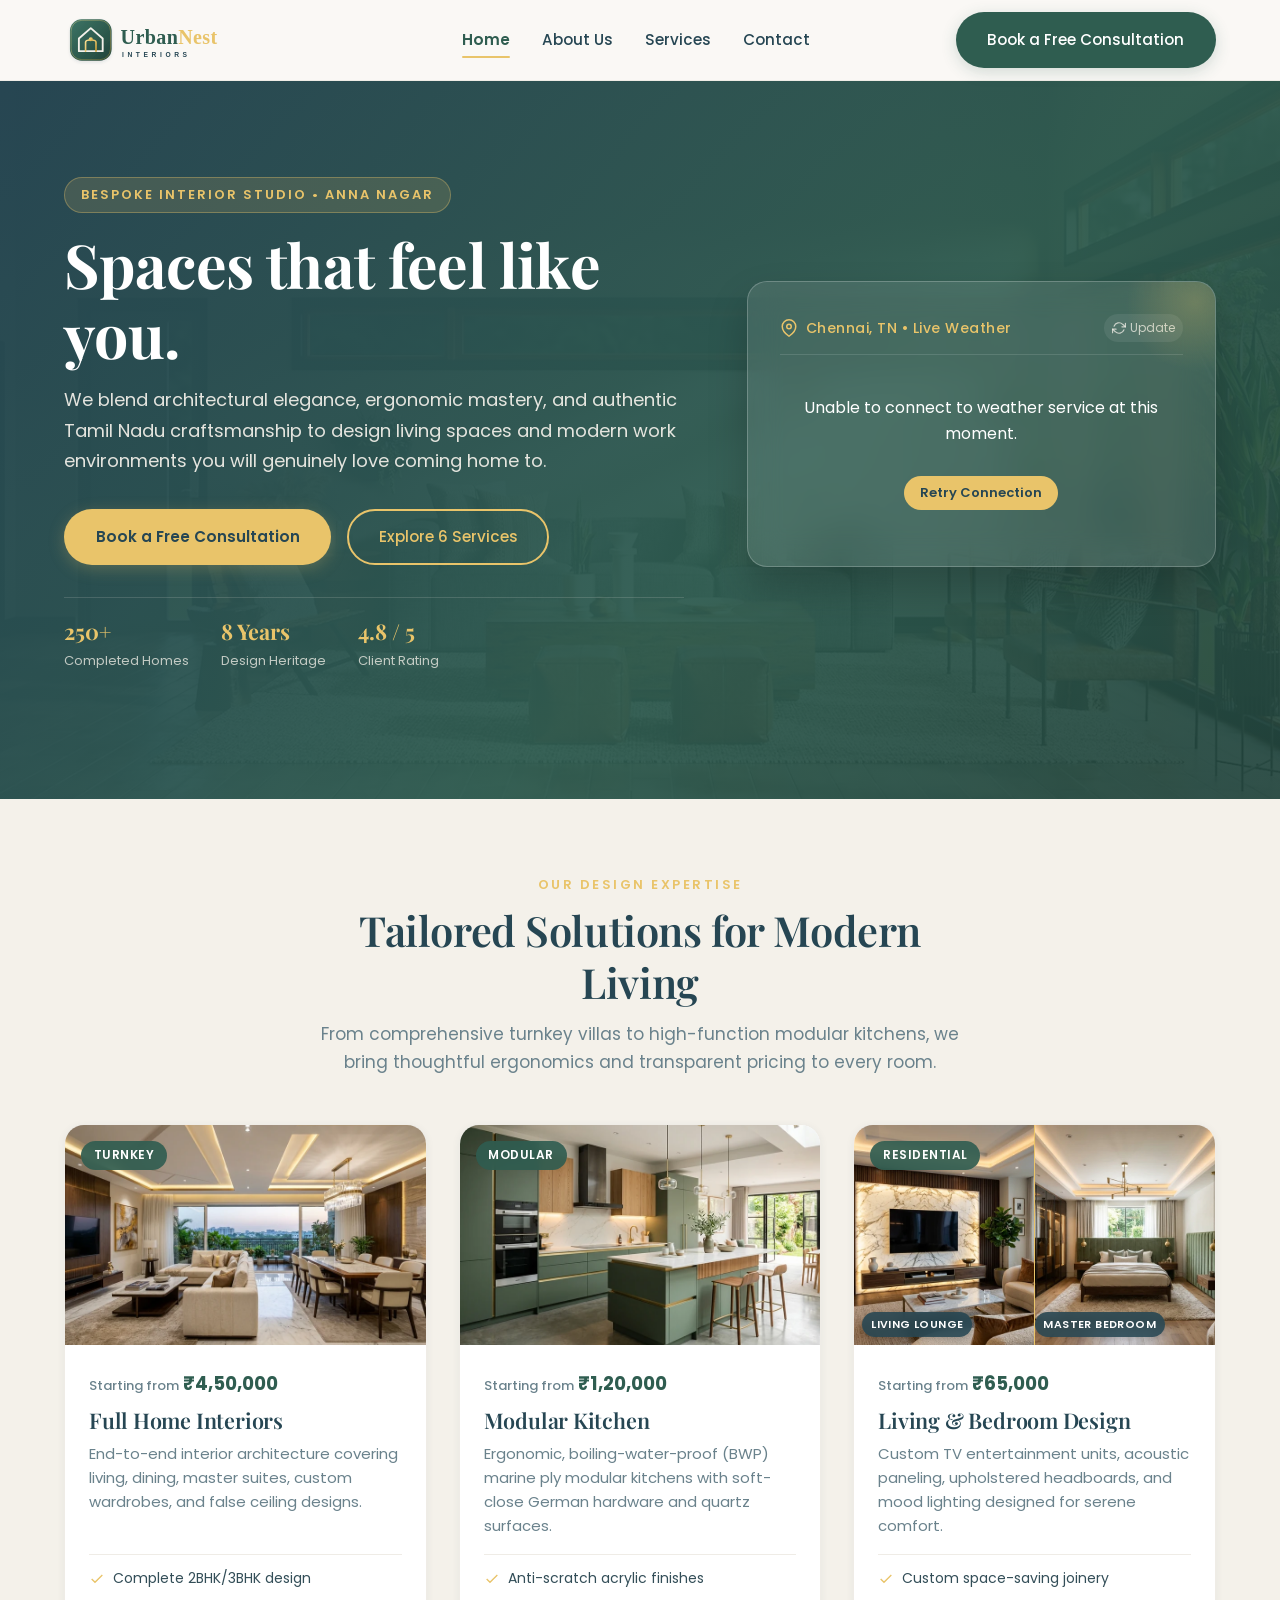
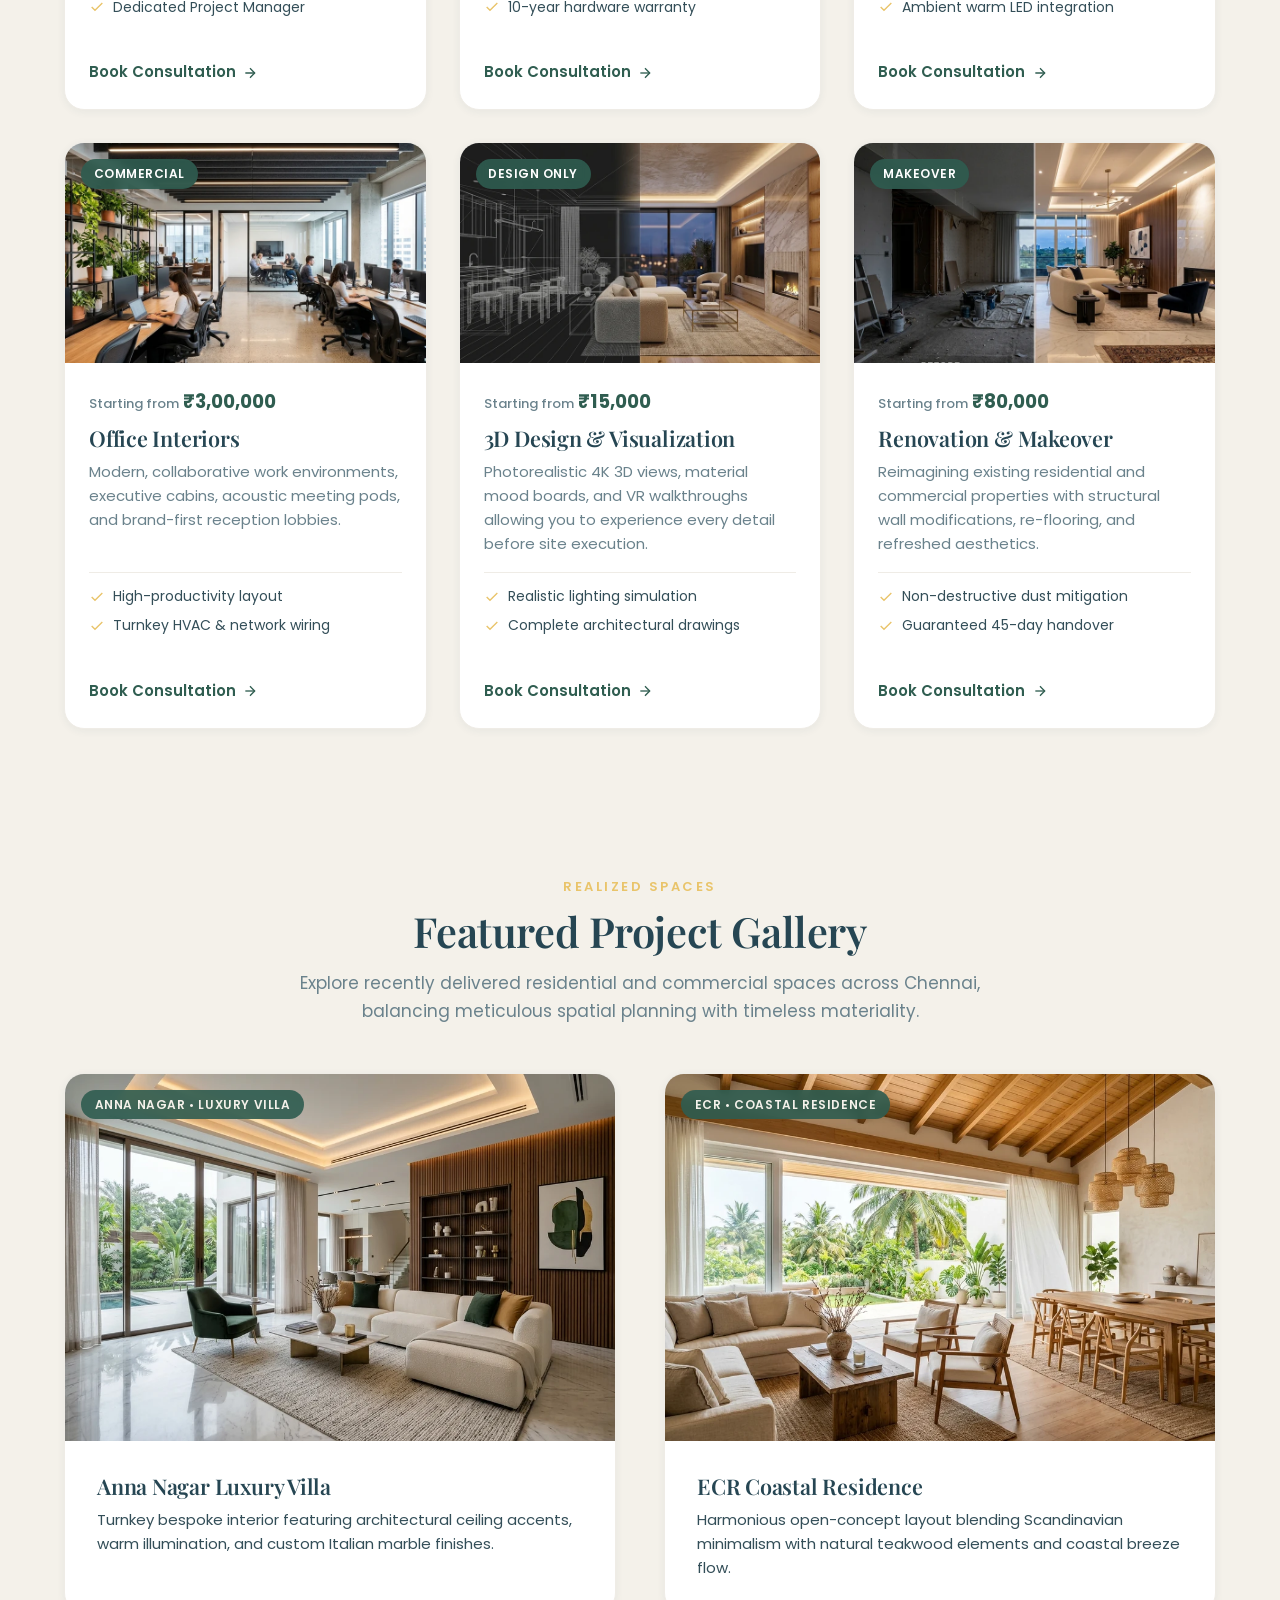
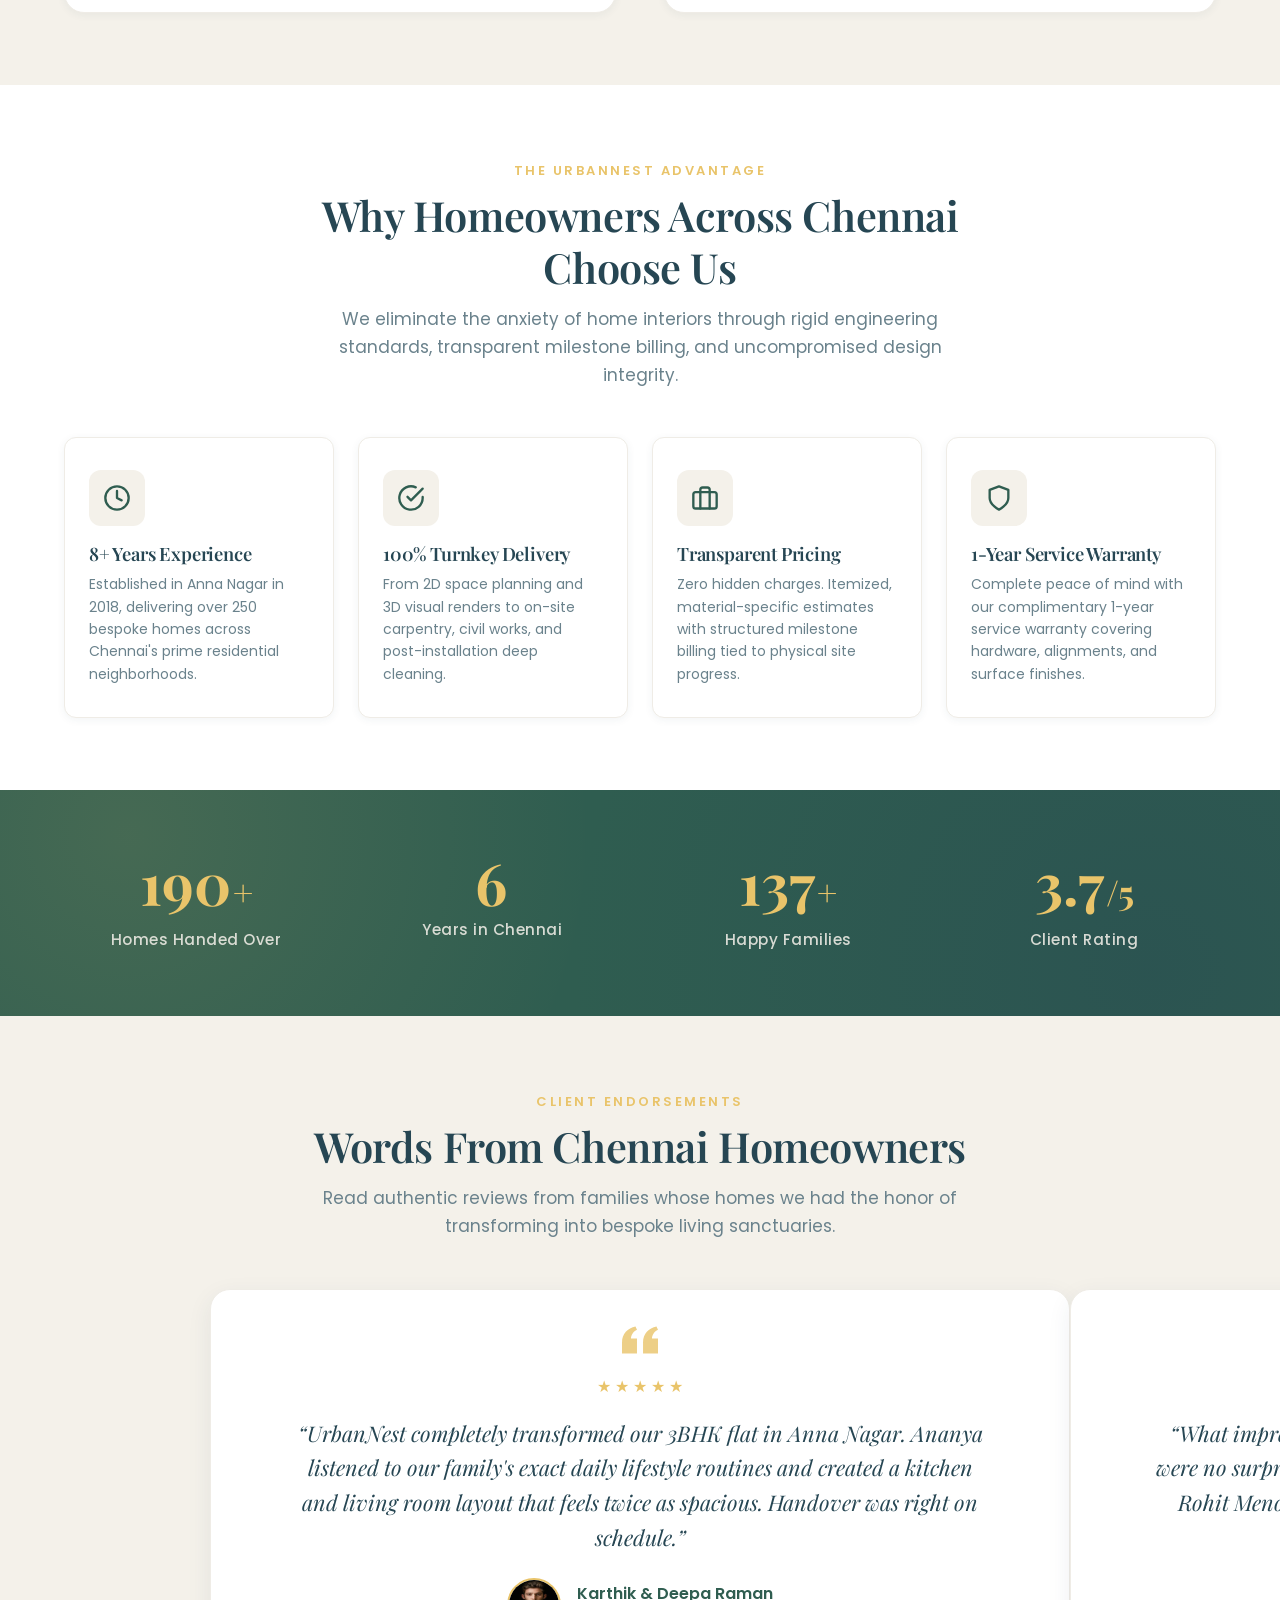
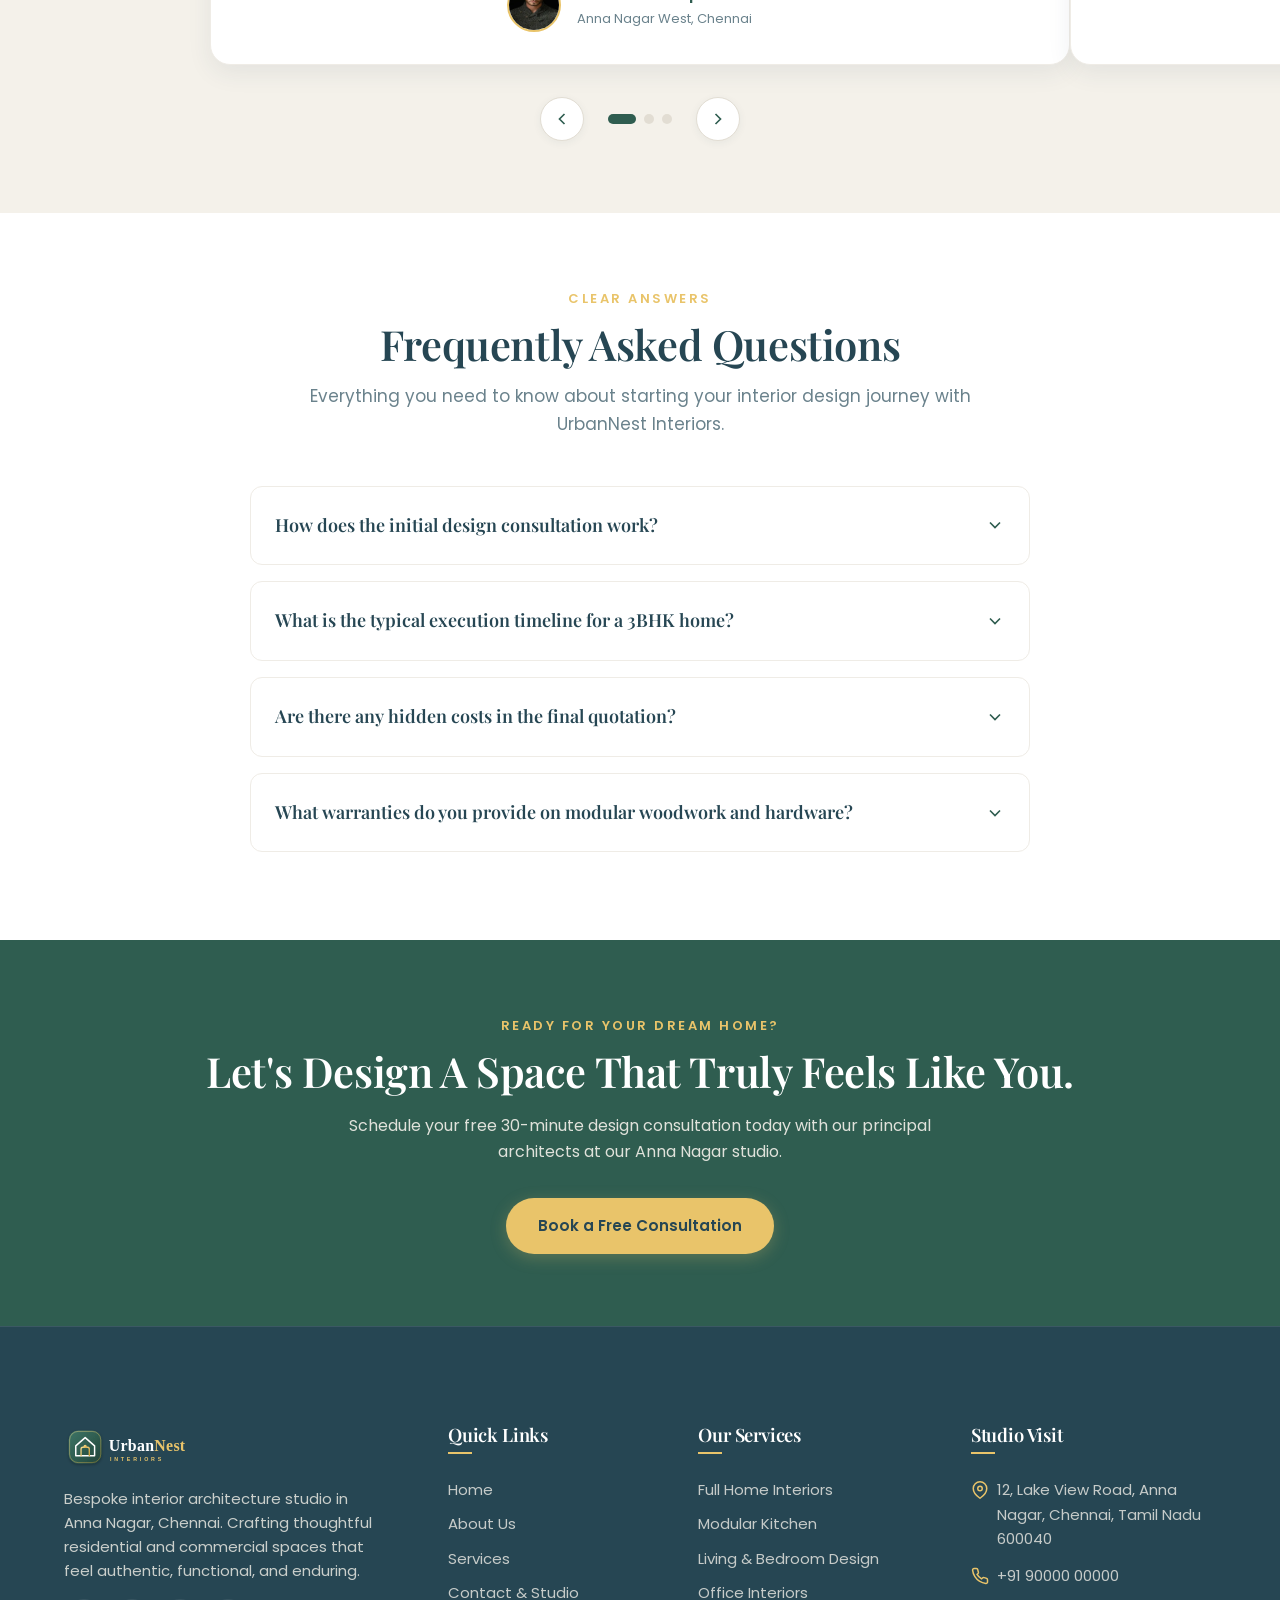
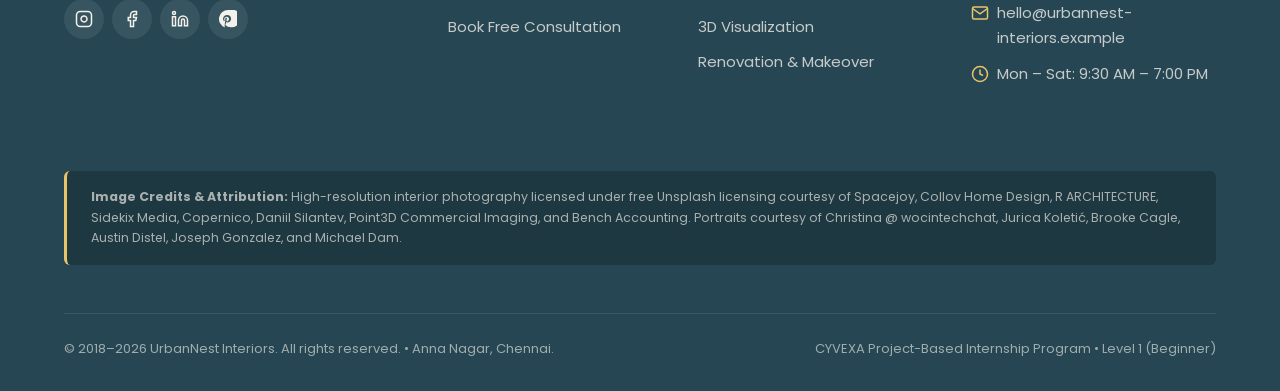
<file: index.html>
<!DOCTYPE html>
<html lang="en">
<head>
  <meta charset="UTF-8">
  <meta name="viewport" content="width=device-width, initial-scale=1.0">
  <title>UrbanNest Interiors | Spaces that feel like you | Chennai</title>
  <meta name="description" content="UrbanNest Interiors is Chennai's premier interior design firm in Anna Nagar. Bespoke full-home interiors, modular kitchens, and office transformations since 2018.">
  <meta name="keywords" content="interior design chennai, anna nagar interior designers, modular kitchen chennai, home renovation chennai, turnkey interiors">
  <meta name="author" content="UrbanNest Interiors">

  <!-- Open Graph / Meta -->
  <meta property="og:type" content="website">
  <meta property="og:title" content="UrbanNest Interiors | Spaces that feel like you">
  <meta property="og:description" content="Elevate your home with Chennai's trusted interior design studio. Over 250+ projects delivered with transparent pricing and 1-year service support.">
  <meta property="og:image" content="assets/images/hero-living-room.webp">

  <!-- Favicon -->
  <link rel="icon" type="image/png" href="assets/favicon.png">

  <!-- Google Fonts Preconnect -->
  <link rel="preconnect" href="https://fonts.googleapis.com">
  <link rel="preconnect" href="https://fonts.gstatic.com" crossorigin>
  <link href="https://fonts.googleapis.com/css2?family=Playfair+Display:ital,wght@0,500;0,600;0,700;1,400&family=Poppins:wght@300;400;500;600;700&display=swap" rel="stylesheet">

  <!-- Main Stylesheet -->
  <link rel="stylesheet" href="css/style.css">
</head>
<body>

  <!-- Site Header -->
  <header class="site-header" id="siteHeader">
    <div class="container header-container">
      <a href="index.html" class="brand-logo-link" aria-label="UrbanNest Interiors Home">
        <img src="assets/logo.svg" alt="UrbanNest Interiors Logo" class="brand-logo-img" width="220" height="52">
      </a>

      <!-- Desktop & Mobile Navigation -->
      <nav class="main-navigation" id="mainNavigation" aria-label="Main Navigation">
        <ul class="nav-menu">
          <li><a href="index.html" class="nav-link active" aria-current="page">Home</a></li>
          <li><a href="about.html" class="nav-link">About Us</a></li>
          <li><a href="services.html" class="nav-link">Services</a></li>
          <li><a href="contact.html" class="nav-link">Contact</a></li>
        </ul>
        <div class="mobile-cta-wrapper">
          <a href="contact.html#bookingForm" class="btn btn-gold">Book a Free Consultation</a>
        </div>
      </nav>

      <div class="header-actions">
        <a href="contact.html#bookingForm" class="btn btn-primary" id="headerCtaBtn">Book a Free Consultation</a>
        <button class="menu-toggle" id="menuToggle" aria-expanded="false" aria-controls="mainNavigation" aria-label="Toggle navigation menu">
          <span class="menu-toggle-bar"></span>
          <span class="menu-toggle-bar"></span>
          <span class="menu-toggle-bar"></span>
        </button>
      </div>
    </div>
  </header>

  <main id="mainContent">
    <!-- Hero Section -->
    <section class="hero" id="heroSection">
      <img src="assets/images/hero-living-room.webp" alt="Warm luxury living room designed by UrbanNest Interiors in Chennai" class="hero-background-image" width="1400" height="800">
      <div class="hero-overlay-scrim"></div>
      
      <div class="container hero-container">
        <div class="hero-content">
          <span class="hero-tag">Bespoke Interior Studio &bull; Anna Nagar</span>
          <h1 class="hero-title">Spaces that feel like you.</h1>
          <p class="hero-subtitle">
            We blend architectural elegance, ergonomic mastery, and authentic Tamil Nadu craftsmanship to design living spaces and modern work environments you will genuinely love coming home to.
          </p>
          <div class="hero-cta-group">
            <a href="contact.html#bookingForm" class="btn btn-gold">Book a Free Consultation</a>
            <a href="services.html" class="btn btn-outline-gold">Explore 6 Services</a>
          </div>

          <div class="hero-trust-badges">
            <div class="trust-badge-item">
              <span class="trust-badge-number">250+</span>
              <span class="trust-badge-label">Completed Homes</span>
            </div>
            <div class="trust-badge-item">
              <span class="trust-badge-number">8 Years</span>
              <span class="trust-badge-label">Design Heritage</span>
            </div>
            <div class="trust-badge-item">
              <span class="trust-badge-number">4.8 / 5</span>
              <span class="trust-badge-label">Client Rating</span>
            </div>
          </div>
        </div>

        <!-- Dynamic Open-Meteo Weather Widget -->
        <div class="weather-widget-wrapper">
          <div class="weather-card" id="weatherCard" aria-live="polite">
            <div class="weather-header">
              <div class="weather-location">
                <svg width="18" height="18" viewBox="0 0 24 24" fill="none" stroke="currentColor" stroke-width="2" stroke-linecap="round" stroke-linejoin="round" aria-hidden="true"><path d="M21 10c0 7-9 13-9 13s-9-6-9-13a9 9 0 0 1 18 0z"></path><circle cx="12" cy="10" r="3"></circle></svg>
                <span>Chennai, TN &bull; Live Weather</span>
              </div>
              <button class="weather-refresh-btn" id="refreshWeatherBtn" title="Refresh live weather">
                <svg width="14" height="14" viewBox="0 0 24 24" fill="none" stroke="currentColor" stroke-width="2" stroke-linecap="round" stroke-linejoin="round" aria-hidden="true"><polyline points="23 4 23 10 17 10"></polyline><polyline points="1 20 1 14 7 14"></polyline><path d="M3.51 9a9 9 0 0 1 14.85-3.36L23 10M1 14l4.64 4.36A9 9 0 0 0 20.49 15"></path></svg>
                <span>Update</span>
              </button>
            </div>

            <!-- Loading State -->
            <div class="weather-loading" id="weatherLoading">
              <div class="weather-loading-spinner"></div>
              <p>Fetching Chennai climate data...</p>
            </div>

            <!-- Live Content State -->
            <div class="weather-content" id="weatherContent" style="display: none;">
              <div class="weather-body">
                <div class="weather-temp-block">
                  <span class="weather-temp" id="weatherTempValue">--</span>
                  <span class="weather-unit">&deg;C</span>
                </div>
                <div class="weather-condition-block">
                  <div class="weather-icon-display" id="weatherIconDisplay" aria-hidden="true">☀️</div>
                  <div class="weather-condition-text" id="weatherConditionText">Loading condition...</div>
                </div>
              </div>

              <div class="weather-details-grid">
                <div class="weather-detail-item">
                  <svg width="15" height="15" viewBox="0 0 24 24" fill="none" stroke="currentColor" stroke-width="2"><path d="M12 2.69l5.66 5.66a8 8 0 1 1-11.31 0z"/></svg>
                  <span>Humidity: <strong id="weatherHumidity">--%</strong></span>
                </div>
                <div class="weather-detail-item">
                  <svg width="15" height="15" viewBox="0 0 24 24" fill="none" stroke="currentColor" stroke-width="2"><path d="M9.59 4.59A2 2 0 1 1 11 8H2m10.59 11.41A2 2 0 1 0 14 16H2m15.73-8.27A2.5 2.5 0 1 1 19.5 12H2"/></svg>
                  <span>Wind: <strong id="weatherWind">-- km/h</strong></span>
                </div>
              </div>

              <p class="weather-context-note">
                Optimal climate planning for Chennai homes &amp; humidity-resistant modular materials.
              </p>
            </div>

            <!-- Error State -->
            <div class="weather-error" id="weatherError" style="display: none;">
              <p>Unable to connect to weather service at this moment.</p>
              <button class="weather-retry-btn" id="retryWeatherBtn">Retry Connection</button>
            </div>
          </div>
        </div>
      </div>
    </section>

    <!-- Featured Services Section -->
    <section class="section section-cream" id="featuredServicesSection">
      <div class="container">
        <div class="section-header">
          <span class="section-eyebrow">Our Design Expertise</span>
          <h2>Tailored Solutions for Modern Living</h2>
          <p class="section-description">
            From comprehensive turnkey villas to high-function modular kitchens, we bring thoughtful ergonomics and transparent pricing to every room.
          </p>
        </div>

        <div class="services-grid">
          <!-- Service 1 -->
          <article class="service-card">
            <div class="service-card-media">
              <img src="assets/images/service-full-home.webp" alt="Complete luxury modern Indian home interior with living room, dining area, false ceiling lights, and premium marble finishes" class="service-card-img" width="800" height="560" loading="lazy">
              <span class="service-card-badge">Turnkey</span>
            </div>
            <div class="service-card-body">
              <span class="service-card-price-tag"><span class="price-prefix">Starting from</span> &#8377;4,50,000</span>
              <h3 class="service-card-title">Full Home Interiors</h3>
              <p class="service-card-desc">End-to-end interior architecture covering living, dining, master suites, custom wardrobes, and false ceiling designs.</p>
              <ul class="service-card-features">
                <li><svg width="16" height="16" viewBox="0 0 24 24" fill="none" stroke="currentColor" stroke-width="2"><polyline points="20 6 9 17 4 12"></polyline></svg> Complete 2BHK/3BHK design</li>
                <li><svg width="16" height="16" viewBox="0 0 24 24" fill="none" stroke="currentColor" stroke-width="2"><polyline points="20 6 9 17 4 12"></polyline></svg> Dedicated Project Manager</li>
              </ul>
              <div class="service-card-footer">
                <a href="contact.html?service=full-home" class="btn-link">Book Consultation <svg width="16" height="16" viewBox="0 0 24 24" fill="none" stroke="currentColor" stroke-width="2"><line x1="5" y1="12" x2="19" y2="12"></line><polyline points="12 5 19 12 12 19"></polyline></svg></a>
              </div>
            </div>
          </article>

          <!-- Service 2 -->
          <article class="service-card">
            <div class="service-card-media">
              <img src="assets/images/service-modular-kitchen.webp" alt="Modern modular kitchen with L-shaped layout, quartz countertops, modular cabinets, and premium appliances" class="service-card-img" width="800" height="560" loading="lazy">
              <span class="service-card-badge">Modular</span>
            </div>
            <div class="service-card-body">
              <span class="service-card-price-tag"><span class="price-prefix">Starting from</span> &#8377;1,20,000</span>
              <h3 class="service-card-title">Modular Kitchen</h3>
              <p class="service-card-desc">Ergonomic, boiling-water-proof (BWP) marine ply modular kitchens with soft-close German hardware and quartz surfaces.</p>
              <ul class="service-card-features">
                <li><svg width="16" height="16" viewBox="0 0 24 24" fill="none" stroke="currentColor" stroke-width="2"><polyline points="20 6 9 17 4 12"></polyline></svg> Anti-scratch acrylic finishes</li>
                <li><svg width="16" height="16" viewBox="0 0 24 24" fill="none" stroke="currentColor" stroke-width="2"><polyline points="20 6 9 17 4 12"></polyline></svg> 10-year hardware warranty</li>
              </ul>
              <div class="service-card-footer">
                <a href="contact.html?service=modular-kitchen" class="btn-link">Book Consultation <svg width="16" height="16" viewBox="0 0 24 24" fill="none" stroke="currentColor" stroke-width="2"><line x1="5" y1="12" x2="19" y2="12"></line><polyline points="12 5 19 12 12 19"></polyline></svg></a>
              </div>
            </div>
          </article>

          <!-- Service 3 -->
          <article class="service-card">
            <div class="service-card-media service-card-media-dual">
              <div class="dual-image-pane">
                <img src="assets/images/service-living.webp" alt="Luxury living room design with TV unit, marble backdrop, and false ceiling" class="service-card-img" width="400" height="560" loading="lazy">
                <span class="dual-image-label">Living Lounge</span>
              </div>
              <div class="dual-image-pane">
                <img src="assets/images/service-bedroom.webp" alt="Master bedroom with modern bed, smoked glass wardrobe, and warm lighting" class="service-card-img" width="400" height="560" loading="lazy">
                <span class="dual-image-label">Master Bedroom</span>
              </div>
              <span class="service-card-badge">Residential</span>
            </div>
            <div class="service-card-body">
              <span class="service-card-price-tag"><span class="price-prefix">Starting from</span> &#8377;65,000</span>
              <h3 class="service-card-title">Living &amp; Bedroom Design</h3>
              <p class="service-card-desc">Custom TV entertainment units, acoustic paneling, upholstered headboards, and mood lighting designed for serene comfort.</p>
              <ul class="service-card-features">
                <li><svg width="16" height="16" viewBox="0 0 24 24" fill="none" stroke="currentColor" stroke-width="2"><polyline points="20 6 9 17 4 12"></polyline></svg> Custom space-saving joinery</li>
                <li><svg width="16" height="16" viewBox="0 0 24 24" fill="none" stroke="currentColor" stroke-width="2"><polyline points="20 6 9 17 4 12"></polyline></svg> Ambient warm LED integration</li>
              </ul>
              <div class="service-card-footer">
                <a href="contact.html?service=living-bedroom" class="btn-link">Book Consultation <svg width="16" height="16" viewBox="0 0 24 24" fill="none" stroke="currentColor" stroke-width="2"><line x1="5" y1="12" x2="19" y2="12"></line><polyline points="12 5 19 12 12 19"></polyline></svg></a>
              </div>
            </div>
          </article>

          <!-- Service 4 -->
          <article class="service-card">
            <div class="service-card-media">
              <img src="assets/images/service-office.webp" alt="Professional corporate office interior with modern workstations, executive cabins, and acoustic lighting" class="service-card-img" width="800" height="560" loading="lazy">
              <span class="service-card-badge">Commercial</span>
            </div>
            <div class="service-card-body">
              <span class="service-card-price-tag"><span class="price-prefix">Starting from</span> &#8377;3,00,000</span>
              <h3 class="service-card-title">Office Interiors</h3>
              <p class="service-card-desc">Modern, collaborative work environments, executive cabins, acoustic meeting pods, and brand-first reception lobbies.</p>
              <ul class="service-card-features">
                <li><svg width="16" height="16" viewBox="0 0 24 24" fill="none" stroke="currentColor" stroke-width="2"><polyline points="20 6 9 17 4 12"></polyline></svg> High-productivity layout</li>
                <li><svg width="16" height="16" viewBox="0 0 24 24" fill="none" stroke="currentColor" stroke-width="2"><polyline points="20 6 9 17 4 12"></polyline></svg> Turnkey HVAC &amp; network wiring</li>
              </ul>
              <div class="service-card-footer">
                <a href="contact.html?service=office-interiors" class="btn-link">Book Consultation <svg width="16" height="16" viewBox="0 0 24 24" fill="none" stroke="currentColor" stroke-width="2"><line x1="5" y1="12" x2="19" y2="12"></line><polyline points="12 5 19 12 12 19"></polyline></svg></a>
              </div>
            </div>
          </article>

          <!-- Service 5 -->
          <article class="service-card">
            <div class="service-card-media">
              <img src="assets/images/service-3d-viz.webp" alt="Architectural 3D interior visualization with wireframe blueprint transition to photorealistic room rendering" class="service-card-img" width="800" height="560" loading="lazy">
              <span class="service-card-badge">Design Only</span>
            </div>
            <div class="service-card-body">
              <span class="service-card-price-tag"><span class="price-prefix">Starting from</span> &#8377;15,000</span>
              <h3 class="service-card-title">3D Design &amp; Visualization</h3>
              <p class="service-card-desc">Photorealistic 4K 3D views, material mood boards, and VR walkthroughs allowing you to experience every detail before site execution.</p>
              <ul class="service-card-features">
                <li><svg width="16" height="16" viewBox="0 0 24 24" fill="none" stroke="currentColor" stroke-width="2"><polyline points="20 6 9 17 4 12"></polyline></svg> Realistic lighting simulation</li>
                <li><svg width="16" height="16" viewBox="0 0 24 24" fill="none" stroke="currentColor" stroke-width="2"><polyline points="20 6 9 17 4 12"></polyline></svg> Complete architectural drawings</li>
              </ul>
              <div class="service-card-footer">
                <a href="contact.html?service=3d-design" class="btn-link">Book Consultation <svg width="16" height="16" viewBox="0 0 24 24" fill="none" stroke="currentColor" stroke-width="2"><line x1="5" y1="12" x2="19" y2="12"></line><polyline points="12 5 19 12 12 19"></polyline></svg></a>
              </div>
            </div>
          </article>

          <!-- Service 6 -->
          <article class="service-card">
            <div class="service-card-media">
              <img src="assets/images/service-renovation.webp" alt="Interior renovation and makeover with before-and-after room transformation comparison" class="service-card-img" width="800" height="560" loading="lazy">
              <span class="service-card-badge">Makeover</span>
            </div>
            <div class="service-card-body">
              <span class="service-card-price-tag"><span class="price-prefix">Starting from</span> &#8377;80,000</span>
              <h3 class="service-card-title">Renovation &amp; Makeover</h3>
              <p class="service-card-desc">Reimagining existing residential and commercial properties with structural wall modifications, re-flooring, and refreshed aesthetics.</p>
              <ul class="service-card-features">
                <li><svg width="16" height="16" viewBox="0 0 24 24" fill="none" stroke="currentColor" stroke-width="2"><polyline points="20 6 9 17 4 12"></polyline></svg> Non-destructive dust mitigation</li>
                <li><svg width="16" height="16" viewBox="0 0 24 24" fill="none" stroke="currentColor" stroke-width="2"><polyline points="20 6 9 17 4 12"></polyline></svg> Guaranteed 45-day handover</li>
              </ul>
              <div class="service-card-footer">
                <a href="contact.html?service=renovation" class="btn-link">Book Consultation <svg width="16" height="16" viewBox="0 0 24 24" fill="none" stroke="currentColor" stroke-width="2"><line x1="5" y1="12" x2="19" y2="12"></line><polyline points="12 5 19 12 12 19"></polyline></svg></a>
              </div>
            </div>
          </article>
        </div>
      </div>
    </section>

    <!-- Project Gallery Showcase Section -->
    <section class="section section-cream" id="projectGallerySection">
      <div class="container">
        <div class="section-header">
          <span class="section-eyebrow">Realized Spaces</span>
          <h2>Featured Project Gallery</h2>
          <p class="section-description">
            Explore recently delivered residential and commercial spaces across Chennai, balancing meticulous spatial planning with timeless materiality.
          </p>
        </div>

        <div class="gallery-grid">
          <!-- Gallery Item 1 -->
          <div class="gallery-card">
            <div class="gallery-image-wrapper">
              <img src="assets/images/project-gallery-1.webp" alt="Anna Nagar Luxury Villa - Contemporary bespoke residential interior by UrbanNest" class="gallery-card-img" width="900" height="600" loading="lazy">
              <div class="gallery-overlay">
                <span class="gallery-badge">Anna Nagar &bull; Luxury Villa</span>
              </div>
            </div>
            <div class="gallery-card-content">
              <h3>Anna Nagar Luxury Villa</h3>
              <p>Turnkey bespoke interior featuring architectural ceiling accents, warm illumination, and custom Italian marble finishes.</p>
            </div>
          </div>

          <!-- Gallery Item 2 -->
          <div class="gallery-card">
            <div class="gallery-image-wrapper">
              <img src="assets/images/project-gallery-2.webp" alt="ECR Coastal Residence - Minimalist open plan interior by UrbanNest" class="gallery-card-img" width="900" height="600" loading="lazy">
              <div class="gallery-overlay">
                <span class="gallery-badge">ECR &bull; Coastal Residence</span>
              </div>
            </div>
            <div class="gallery-card-content">
              <h3>ECR Coastal Residence</h3>
              <p>Harmonious open-concept layout blending Scandinavian minimalism with natural teakwood elements and coastal breeze flow.</p>
            </div>
          </div>
        </div>
      </div>
    </section>

    <!-- Why Choose UrbanNest Section -->
    <section class="section section-white" id="whyChooseUsSection">
      <div class="container">
        <div class="section-header">
          <span class="section-eyebrow">The UrbanNest Advantage</span>
          <h2>Why Homeowners Across Chennai Choose Us</h2>
          <p class="section-description">
            We eliminate the anxiety of home interiors through rigid engineering standards, transparent milestone billing, and uncompromised design integrity.
          </p>
        </div>

        <div class="features-grid">
          <div class="feature-box">
            <div class="feature-icon-wrapper">
              <svg width="28" height="28" viewBox="0 0 24 24" fill="none" stroke="currentColor" stroke-width="2" stroke-linecap="round" stroke-linejoin="round" aria-hidden="true"><circle cx="12" cy="12" r="10"></circle><polyline points="12 6 12 12 16 14"></polyline></svg>
            </div>
            <h3 class="feature-title">8+ Years Experience</h3>
            <p class="feature-text">Established in Anna Nagar in 2018, delivering over 250 bespoke homes across Chennai's prime residential neighborhoods.</p>
          </div>

          <div class="feature-box">
            <div class="feature-icon-wrapper">
              <svg width="28" height="28" viewBox="0 0 24 24" fill="none" stroke="currentColor" stroke-width="2" stroke-linecap="round" stroke-linejoin="round" aria-hidden="true"><path d="M22 11.08V12a10 10 0 1 1-5.93-9.14"></path><polyline points="22 4 12 14.01 9 11.01"></polyline></svg>
            </div>
            <h3 class="feature-title">100% Turnkey Delivery</h3>
            <p class="feature-text">From 2D space planning and 3D visual renders to on-site carpentry, civil works, and post-installation deep cleaning.</p>
          </div>

          <div class="feature-box">
            <div class="feature-icon-wrapper">
              <svg width="28" height="28" viewBox="0 0 24 24" fill="none" stroke="currentColor" stroke-width="2" stroke-linecap="round" stroke-linejoin="round" aria-hidden="true"><rect x="2" y="7" width="20" height="14" rx="2" ry="2"></rect><path d="M16 21V5a2 2 0 0 0-2-2h-4a2 2 0 0 0-2 2v16"></path></svg>
            </div>
            <h3 class="feature-title">Transparent Pricing</h3>
            <p class="feature-text">Zero hidden charges. Itemized, material-specific estimates with structured milestone billing tied to physical site progress.</p>
          </div>

          <div class="feature-box">
            <div class="feature-icon-wrapper">
              <svg width="28" height="28" viewBox="0 0 24 24" fill="none" stroke="currentColor" stroke-width="2" stroke-linecap="round" stroke-linejoin="round" aria-hidden="true"><path d="M12 22s8-4 8-10V5l-8-3-8 3v7c0 6 8 10 8 10z"></path></svg>
            </div>
            <h3 class="feature-title">1-Year Service Warranty</h3>
            <p class="feature-text">Complete peace of mind with our complimentary 1-year service warranty covering hardware, alignments, and surface finishes.</p>
          </div>
        </div>
      </div>
    </section>

    <!-- Statistics Section with Animated Counters -->
    <section class="stats-banner" id="statsSection">
      <div class="container">
        <div class="stats-grid">
          <div class="stat-item">
            <div class="stat-number-wrapper">
              <span class="stat-counter" data-target="250">0</span>
              <span class="stat-suffix">+</span>
            </div>
            <div class="stat-label">Homes Handed Over</div>
          </div>

          <div class="stat-item">
            <div class="stat-number-wrapper">
              <span class="stat-counter" data-target="8">0</span>
              <span class="stat-suffix"></span>
            </div>
            <div class="stat-label">Years in Chennai</div>
          </div>

          <div class="stat-item">
            <div class="stat-number-wrapper">
              <span class="stat-counter" data-target="180">0</span>
              <span class="stat-suffix">+</span>
            </div>
            <div class="stat-label">Happy Families</div>
          </div>

          <div class="stat-item">
            <div class="stat-number-wrapper">
              <span class="stat-counter" data-target="4.8" data-decimal="true">0</span>
              <span class="stat-suffix">/5</span>
            </div>
            <div class="stat-label">Client Rating</div>
          </div>
        </div>
      </div>
    </section>

    <!-- Client Testimonials Slider -->
    <section class="section section-cream testimonials-section" id="testimonialsSection">
      <div class="container">
        <div class="section-header">
          <span class="section-eyebrow">Client Endorsements</span>
          <h2>Words From Chennai Homeowners</h2>
          <p class="section-description">
            Read authentic reviews from families whose homes we had the honor of transforming into bespoke living sanctuaries.
          </p>
        </div>

        <div class="testimonial-carousel-container" id="testimonialCarousel">
          <div class="testimonial-track" id="testimonialTrack">
            <!-- Slide 1 -->
            <div class="testimonial-slide">
              <svg class="testimonial-quote-icon" width="36" height="36" viewBox="0 0 24 24" fill="currentColor"><path d="M14.017 21v-7.391c0-5.704 3.731-9.57 8.983-10.609l.995 2.151c-2.432.917-3.995 3.638-3.995 5.849h4v10h-9.983zm-14.017 0v-7.391c0-5.704 3.748-9.57 9-10.609l.996 2.151c-2.433.917-3.996 3.638-3.996 5.849h3.983v10h-9.983z"/></svg>
              <div class="testimonial-rating" aria-label="5 out of 5 stars">
                <span>&#9733;</span><span>&#9733;</span><span>&#9733;</span><span>&#9733;</span><span>&#9733;</span>
              </div>
              <blockquote class="testimonial-quote-text">
                &ldquo;UrbanNest completely transformed our 3BHK flat in Anna Nagar. Ananya listened to our family's exact daily lifestyle routines and created a kitchen and living room layout that feels twice as spacious. Handover was right on schedule.&rdquo;
              </blockquote>
              <div class="testimonial-author-wrapper">
                <img src="assets/images/client-karthik.webp" alt="Client Karthik and Deepa" class="testimonial-author-avatar" width="54" height="54" loading="lazy">
                <div class="testimonial-author-info">
                  <div class="testimonial-author-name">Karthik &amp; Deepa Raman</div>
                  <div class="testimonial-author-location">Anna Nagar West, Chennai</div>
                </div>
              </div>
            </div>

            <!-- Slide 2 -->
            <div class="testimonial-slide">
              <svg class="testimonial-quote-icon" width="36" height="36" viewBox="0 0 24 24" fill="currentColor"><path d="M14.017 21v-7.391c0-5.704 3.731-9.57 8.983-10.609l.995 2.151c-2.432.917-3.995 3.638-3.995 5.849h4v10h-9.983zm-14.017 0v-7.391c0-5.704 3.748-9.57 9-10.609l.996 2.151c-2.433.917-3.996 3.638-3.996 5.849h3.983v10h-9.983z"/></svg>
              <div class="testimonial-rating" aria-label="5 out of 5 stars">
                <span>&#9733;</span><span>&#9733;</span><span>&#9733;</span><span>&#9733;</span><span>&#9733;</span>
              </div>
              <blockquote class="testimonial-quote-text">
                &ldquo;What impressed me most was the absolute financial transparency. There were no surprise charges halfway through our ECR beach house renovation. Rohit Menon and his project engineers sent weekly video walkthroughs without fail.&rdquo;
              </blockquote>
              <div class="testimonial-author-wrapper">
                <img src="assets/images/client-meera.webp" alt="Client Meera Sundaram" class="testimonial-author-avatar" width="54" height="54" loading="lazy">
                <div class="testimonial-author-info">
                  <div class="testimonial-author-name">Meera Sundaram</div>
                  <div class="testimonial-author-location">East Coast Road (ECR), Chennai</div>
                </div>
              </div>
            </div>

            <!-- Slide 3 -->
            <div class="testimonial-slide">
              <svg class="testimonial-quote-icon" width="36" height="36" viewBox="0 0 24 24" fill="currentColor"><path d="M14.017 21v-7.391c0-5.704 3.731-9.57 8.983-10.609l.995 2.151c-2.432.917-3.995 3.638-3.995 5.849h4v10h-9.983zm-14.017 0v-7.391c0-5.704 3.748-9.57 9-10.609l.996 2.151c-2.433.917-3.996 3.638-3.996 5.849h3.983v10h-9.983z"/></svg>
              <div class="testimonial-rating" aria-label="5 out of 5 stars">
                <span>&#9733;</span><span>&#9733;</span><span>&#9733;</span><span>&#9733;</span><span>&#9733;</span>
              </div>
              <blockquote class="testimonial-quote-text">
                &ldquo;Sneha's 3D visualizations gave us complete confidence before even knocking down a single wall. The finished apartment in OMR matches the 3D rendering down to the exact wood grain and ambient light temperature.&rdquo;
              </blockquote>
              <div class="testimonial-author-wrapper">
                <img src="assets/images/client-arjun.webp" alt="Client Arjun and Radhika" class="testimonial-author-avatar" width="54" height="54" loading="lazy">
                <div class="testimonial-author-info">
                  <div class="testimonial-author-name">Arjun &amp; Radhika Varma</div>
                  <div class="testimonial-author-location">OMR IT Corridor, Chennai</div>
                </div>
              </div>
            </div>
          </div>

          <!-- Controls -->
          <div class="slider-controls">
            <button class="slider-btn" id="prevSlideBtn" aria-label="Previous testimonial slide">
              <svg width="20" height="20" viewBox="0 0 24 24" fill="none" stroke="currentColor" stroke-width="2"><polyline points="15 18 9 12 15 6"></polyline></svg>
            </button>
            <div class="slider-dots" id="sliderDots" role="tablist" aria-label="Testimonial slider navigation"></div>
            <button class="slider-btn" id="nextSlideBtn" aria-label="Next testimonial slide">
              <svg width="20" height="20" viewBox="0 0 24 24" fill="none" stroke="currentColor" stroke-width="2"><polyline points="9 18 15 12 9 6"></polyline></svg>
            </button>
          </div>
        </div>
      </div>
    </section>

    <!-- Frequently Asked Questions Accordion -->
    <section class="section section-white" id="faqSection">
      <div class="container">
        <div class="section-header">
          <span class="section-eyebrow">Clear Answers</span>
          <h2>Frequently Asked Questions</h2>
          <p class="section-description">
            Everything you need to know about starting your interior design journey with UrbanNest Interiors.
          </p>
        </div>

        <div class="faq-container">
          <!-- FAQ 1 -->
          <div class="faq-item">
            <button class="faq-question-btn" aria-expanded="false">
              <span>How does the initial design consultation work?</span>
              <svg class="faq-chevron" width="20" height="20" viewBox="0 0 24 24" fill="none" stroke="currentColor" stroke-width="2"><polyline points="6 9 12 15 18 9"></polyline></svg>
            </button>
            <div class="faq-answer-panel">
              <div class="faq-answer-content">
                Our initial 30-minute design consultation is completely free of charge. You can meet our lead architects at our Anna Nagar design studio or schedule a video call. We discuss your floor plans, aesthetic tastes, budget parameters, and timeline requirements.
              </div>
            </div>
          </div>

          <!-- FAQ 2 -->
          <div class="faq-item">
            <button class="faq-question-btn" aria-expanded="false">
              <span>What is the typical execution timeline for a 3BHK home?</span>
              <svg class="faq-chevron" width="20" height="20" viewBox="0 0 24 24" fill="none" stroke="currentColor" stroke-width="2"><polyline points="6 9 12 15 18 9"></polyline></svg>
            </button>
            <div class="faq-answer-panel">
              <div class="faq-answer-content">
                A complete turnkey 3BHK interior project typically takes 45 to 60 business days from the final design approval. We maintain an ironclad schedule backed by weekly video updates and a penalty clause for unexcused delays.
              </div>
            </div>
          </div>

          <!-- FAQ 3 -->
          <div class="faq-item">
            <button class="faq-question-btn" aria-expanded="false">
              <span>Are there any hidden costs in the final quotation?</span>
              <svg class="faq-chevron" width="20" height="20" viewBox="0 0 24 24" fill="none" stroke="currentColor" stroke-width="2"><polyline points="6 9 12 15 18 9"></polyline></svg>
            </button>
            <div class="faq-answer-panel">
              <div class="faq-answer-content">
                No. We practice 100% itemized milestone billing. The price quoted in your finalized scope document is exactly what you pay. Any client-initiated changes during the project are formally estimated and approved before work begins.
              </div>
            </div>
          </div>

          <!-- FAQ 4 -->
          <div class="faq-item">
            <button class="faq-question-btn" aria-expanded="false">
              <span>What warranties do you provide on modular woodwork and hardware?</span>
              <svg class="faq-chevron" width="20" height="20" viewBox="0 0 24 24" fill="none" stroke="currentColor" stroke-width="2"><polyline points="6 9 12 15 18 9"></polyline></svg>
            </button>
            <div class="faq-answer-panel">
              <div class="faq-answer-content">
                We provide a comprehensive 1-year UrbanNest service warranty covering craftsmanship and alignments, combined with up to 10-year manufacturer warranties on boiling-water-proof (BWP) ply and German soft-close hinges (Hettich / Blum).
              </div>
            </div>
          </div>
        </div>
      </div>
    </section>

    <!-- Consultation Call to Action Banner -->
    <section class="section section-dark text-center" id="ctaBannerSection">
      <div class="container">
        <span class="section-eyebrow">Ready For Your Dream Home?</span>
        <h2 style="margin-bottom: 1rem; color: #FFFFFF;">Let&apos;s Design A Space That Truly Feels Like You.</h2>
        <p style="max-width: 600px; margin: 0 auto 2rem; color: rgba(244, 241, 234, 0.9);">
          Schedule your free 30-minute design consultation today with our principal architects at our Anna Nagar studio.
        </p>
        <a href="contact.html#bookingForm" class="btn btn-gold">Book a Free Consultation</a>
      </div>
    </section>
  </main>

  <!-- Global Footer -->
  <footer class="site-footer" id="siteFooter">
    <div class="container">
      <div class="footer-top-grid">
        <!-- Col 1: Brand Info -->
        <div>
          <img src="assets/logo-white.svg" alt="UrbanNest Interiors" class="footer-brand-logo" width="200" height="48">
          <p class="footer-brand-desc">
            Bespoke interior architecture studio in Anna Nagar, Chennai. Crafting thoughtful residential and commercial spaces that feel authentic, functional, and enduring.
          </p>
          <div class="footer-social-links" aria-label="Social media channels">
            <a href="https://instagram.com" class="social-btn" target="_blank" rel="noopener noreferrer" aria-label="Instagram">
              <svg width="18" height="18" viewBox="0 0 24 24" fill="none" stroke="currentColor" stroke-width="2"><rect x="2" y="2" width="20" height="20" rx="5" ry="5"></rect><path d="M16 11.37A4 4 0 1 1 12.63 8 4 4 0 0 1 16 11.37z"></path><line x1="17.5" y1="6.5" x2="17.51" y2="6.5"></line></svg>
            </a>
            <a href="https://facebook.com" class="social-btn" target="_blank" rel="noopener noreferrer" aria-label="Facebook">
              <svg width="18" height="18" viewBox="0 0 24 24" fill="none" stroke="currentColor" stroke-width="2"><path d="M18 2h-3a5 5 0 0 0-5 5v3H7v4h3v8h4v-8h3l1-4h-4V7a1 1 0 0 1 1-1h3z"></path></svg>
            </a>
            <a href="https://linkedin.com" class="social-btn" target="_blank" rel="noopener noreferrer" aria-label="LinkedIn">
              <svg width="18" height="18" viewBox="0 0 24 24" fill="none" stroke="currentColor" stroke-width="2"><path d="M16 8a6 6 0 0 1 6 6v7h-4v-7a2 2 0 0 0-2-2 2 2 0 0 0-2 2v7h-4v-7a6 6 0 0 1 6-6z"></path><rect x="2" y="9" width="4" height="12"></rect><circle cx="4" cy="4" r="2"></circle></svg>
            </a>
            <a href="https://pinterest.com" class="social-btn" target="_blank" rel="noopener noreferrer" aria-label="Pinterest">
              <svg width="18" height="18" viewBox="0 0 24 24" fill="currentColor"><path d="M12 0a12 12 0 0 0-4.37 23.18c-.06-.98-.12-2.48.02-3.55.13-.97.87-6.39.87-6.39s-.22-.44-.22-1.09c0-1.02.59-1.78 1.33-1.78.63 0 .93.47.93 1.04 0 .63-.4 1.58-.61 2.45-.17.73.37 1.33 1.09 1.33 1.3 0 2.31-1.38 2.31-3.36 0-1.76-1.26-2.99-3.07-2.99-2.09 0-3.32 1.57-3.32 3.19 0 .63.24 1.31.55 1.68.06.07.07.14.05.21-.06.24-.19.77-.21.88-.04.14-.12.17-.28.1-1.05-.49-1.7-2.02-1.7-3.26 0-2.65 1.93-5.09 5.56-5.09 2.92 0 5.19 2.08 5.19 4.86 0 2.9-1.83 5.23-4.37 5.23-.85 0-1.66-.44-1.93-.97l-.53 2.01c-.19.74-.71 1.66-1.06 2.22A12.003 12.003 0 1 0 12 0z"/></svg>
            </a>
          </div>
        </div>

        <!-- Col 2: Quick Links -->
        <div>
          <h4 class="footer-heading">Quick Links</h4>
          <ul class="footer-nav-list">
            <li><a href="index.html">Home</a></li>
            <li><a href="about.html">About Us</a></li>
            <li><a href="services.html">Services</a></li>
            <li><a href="contact.html">Contact &amp; Studio</a></li>
            <li><a href="contact.html#bookingForm">Book Free Consultation</a></li>
          </ul>
        </div>

        <!-- Col 3: Services -->
        <div>
          <h4 class="footer-heading">Our Services</h4>
          <ul class="footer-nav-list">
            <li><a href="services.html#serviceFullHome">Full Home Interiors</a></li>
            <li><a href="services.html#serviceModularKitchen">Modular Kitchen</a></li>
            <li><a href="services.html#serviceLivingBed">Living &amp; Bedroom Design</a></li>
            <li><a href="services.html#serviceOffice">Office Interiors</a></li>
            <li><a href="services.html#service3dViz">3D Visualization</a></li>
            <li><a href="services.html#serviceRenovation">Renovation &amp; Makeover</a></li>
          </ul>
        </div>

        <!-- Col 4: Studio Contact -->
        <div>
          <h4 class="footer-heading">Studio Visit</h4>
          <div class="footer-contact-item">
            <svg width="18" height="18" viewBox="0 0 24 24" fill="none" stroke="currentColor" stroke-width="2"><path d="M21 10c0 7-9 13-9 13s-9-6-9-13a9 9 0 0 1 18 0z"></path><circle cx="12" cy="10" r="3"></circle></svg>
            <span>12, Lake View Road, Anna Nagar, Chennai, Tamil Nadu 600040</span>
          </div>
          <div class="footer-contact-item">
            <svg width="18" height="18" viewBox="0 0 24 24" fill="none" stroke="currentColor" stroke-width="2"><path d="M22 16.92v3a2 2 0 0 1-2.18 2 19.79 19.79 0 0 1-8.63-3.07 19.5 19.5 0 0 1-6-6 19.79 19.79 0 0 1-3.07-8.67A2 2 0 0 1 4.11 2h3a2 2 0 0 1 2 1.72 12.84 12.84 0 0 0 .7 2.81 2 2 0 0 1-.45 2.11L8.09 9.91a16 16 0 0 0 6 6l1.27-1.27a2 2 0 0 1 2.11-.45 12.84 12.84 0 0 0 2.81.7A2 2 0 0 1 22 16.92z"></path></svg>
            <a href="tel:+919000000000">+91 90000 00000</a>
          </div>
          <div class="footer-contact-item">
            <svg width="18" height="18" viewBox="0 0 24 24" fill="none" stroke="currentColor" stroke-width="2"><path d="M4 4h16c1.1 0 2 .9 2 2v12c0 1.1-.9 2-2 2H4c-1.1 0-2-.9-2-2V6c0-1.1.9-2 2-2z"></path><polyline points="22,6 12,13 2,6"></polyline></svg>
            <a href="mailto:hello@urbannest-interiors.example">hello@urbannest-interiors.example</a>
          </div>
          <div class="footer-contact-item">
            <svg width="18" height="18" viewBox="0 0 24 24" fill="none" stroke="currentColor" stroke-width="2"><circle cx="12" cy="12" r="10"></circle><polyline points="12 6 12 12 16 14"></polyline></svg>
            <span>Mon &ndash; Sat: 9:30 AM &ndash; 7:00 PM</span>
          </div>
        </div>
      </div>

      <!-- External Image Credits Strip -->
      <div class="footer-credits-box">
        <strong>Image Credits &amp; Attribution:</strong> High-resolution interior photography licensed under free Unsplash licensing courtesy of Spacejoy, Collov Home Design, R ARCHITECTURE, Sidekix Media, Copernico, Daniil Silantev, Point3D Commercial Imaging, and Bench Accounting. Portraits courtesy of Christina @ wocintechchat, Jurica Koletić, Brooke Cagle, Austin Distel, Joseph Gonzalez, and Michael Dam.
      </div>

      <!-- Copyright Bar -->
      <div class="footer-bottom-bar">
        <div>&copy; 2018&ndash;2026 UrbanNest Interiors. All rights reserved. &bull; Anna Nagar, Chennai.</div>
        <div>CYVEXA Project-Based Internship Program &bull; Level 1 (Beginner)</div>
      </div>
    </div>
  </footer>

  <!-- Floating Back to Top Button -->
  <button class="back-to-top-btn" id="backToTopBtn" aria-label="Back to top of page">
    <svg width="22" height="22" viewBox="0 0 24 24" fill="none" stroke="currentColor" stroke-width="2.5" stroke-linecap="round" stroke-linejoin="round"><line x1="12" y1="19" x2="12" y2="5"></line><polyline points="5 12 12 5 19 12"></polyline></svg>
  </button>

  <!-- Scripts -->
  <script src="js/main.js"></script>
</body>
</html>
</file>
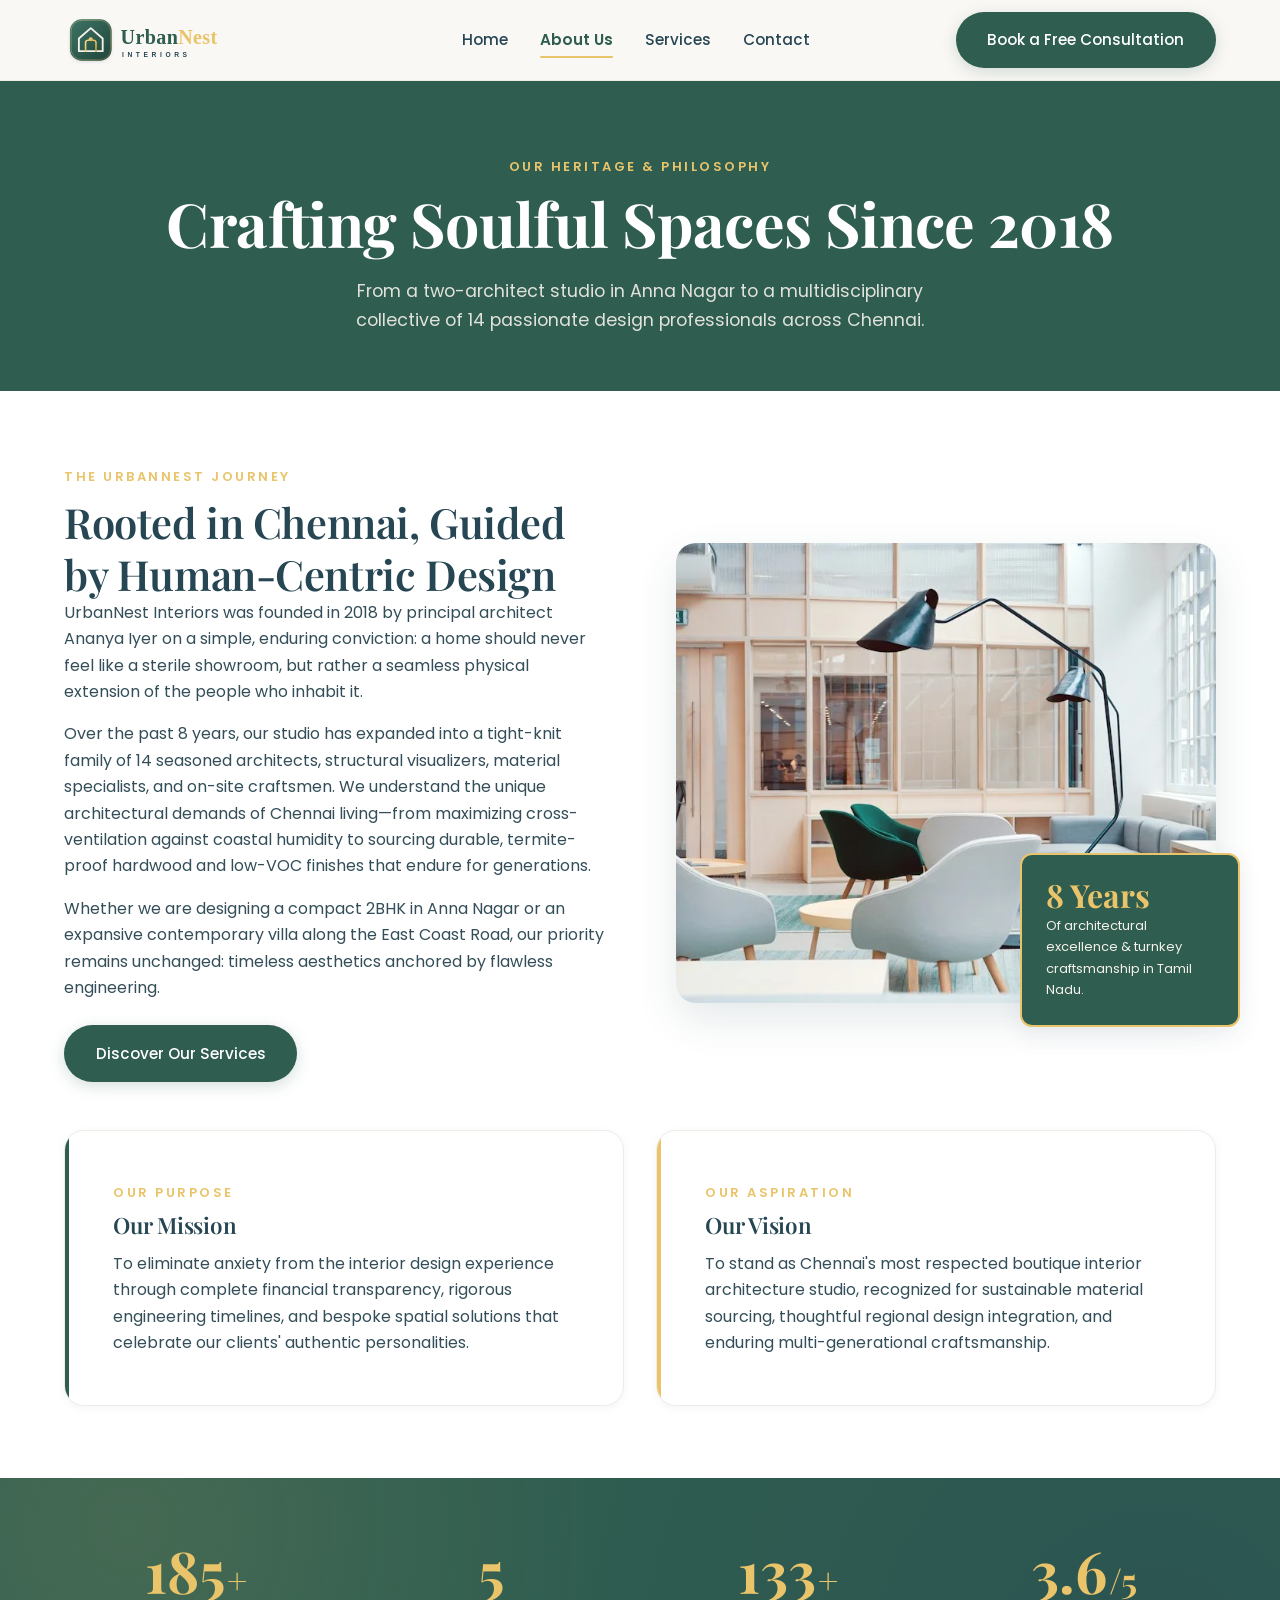
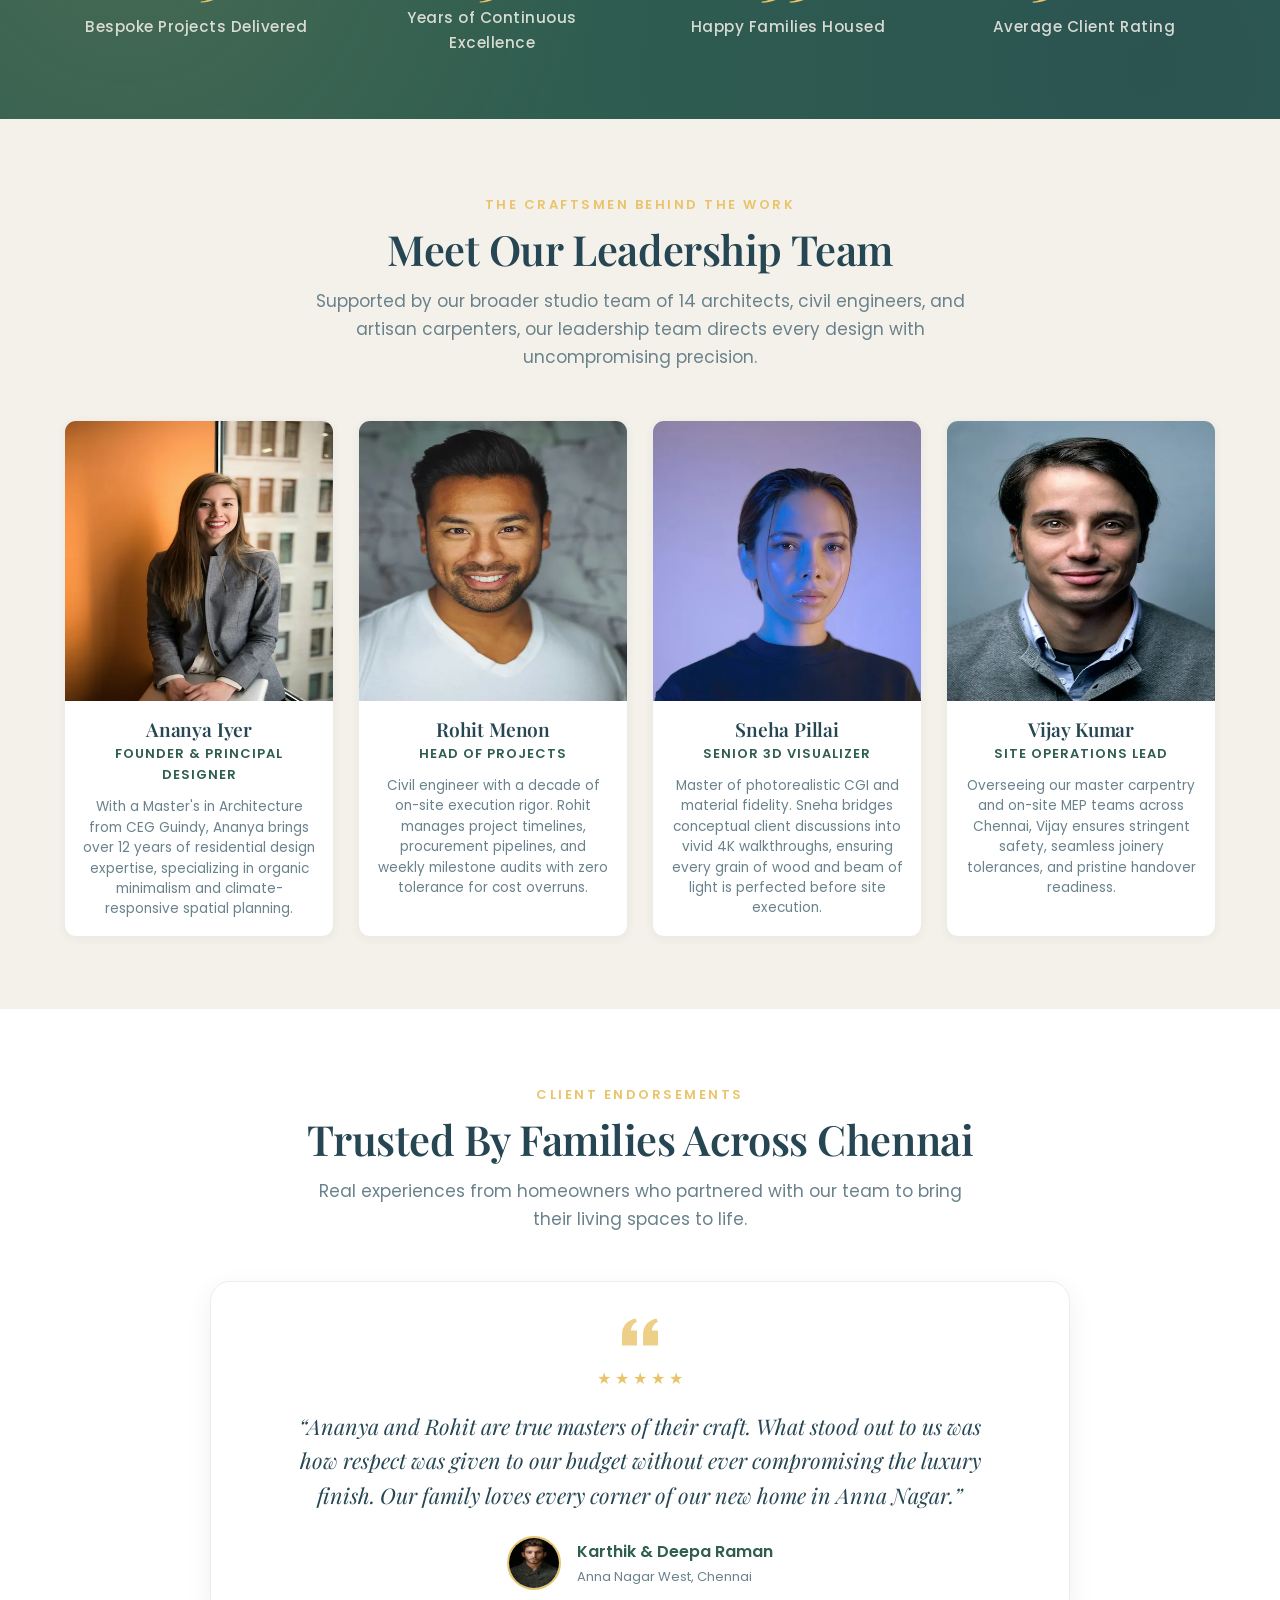
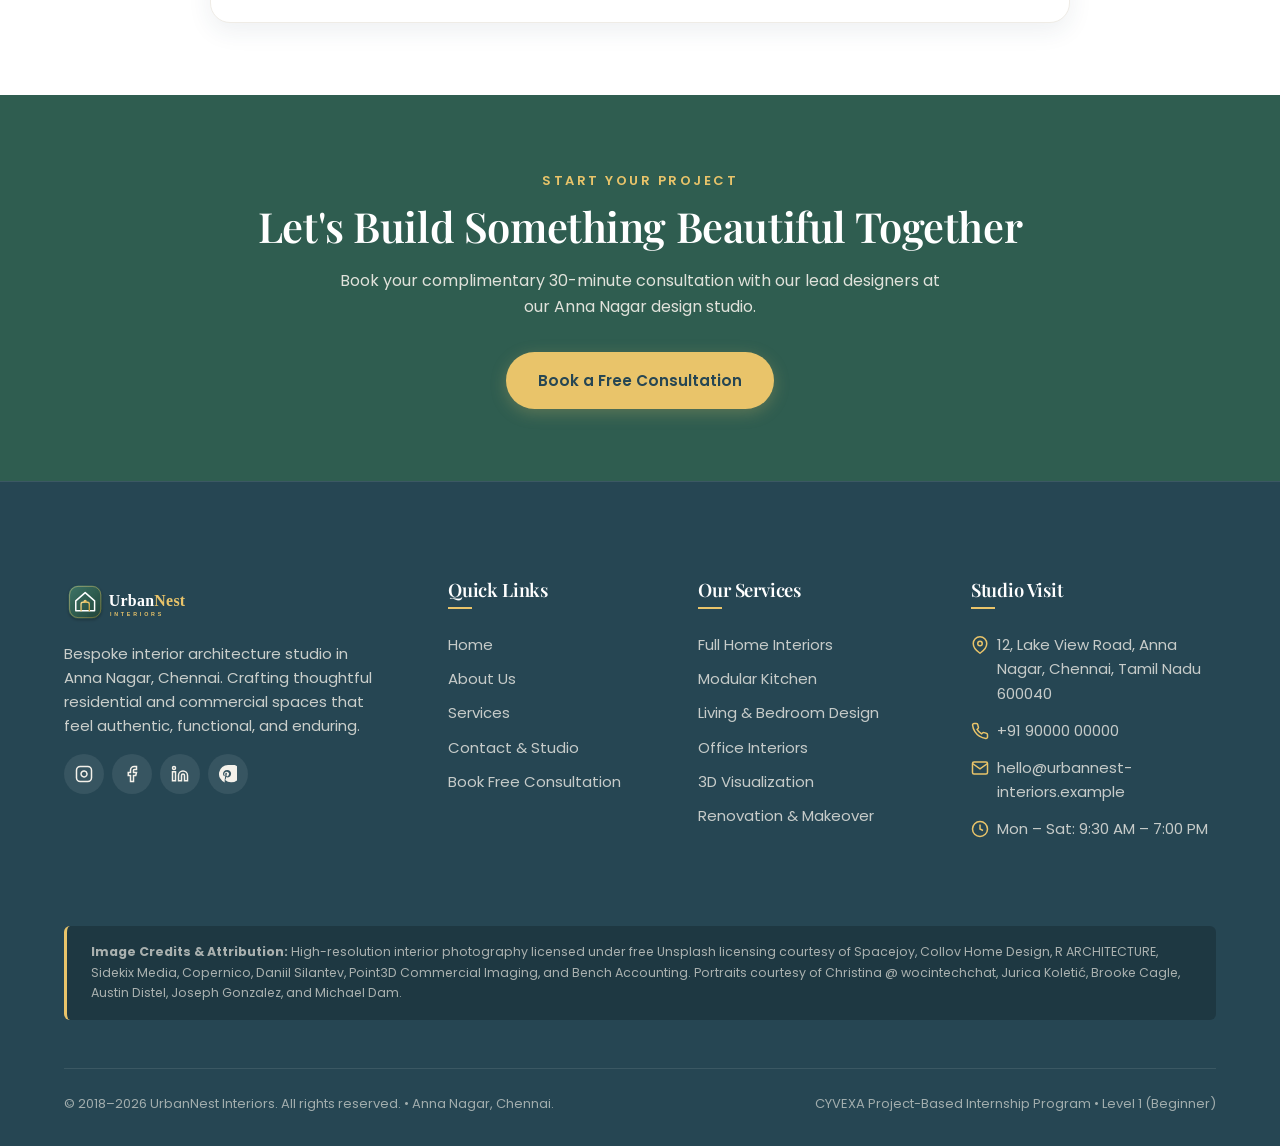
<file: about.html>
<!DOCTYPE html>
<html lang="en">
<head>
  <meta charset="UTF-8">
  <meta name="viewport" content="width=device-width, initial-scale=1.0">
  <title>About Us | UrbanNest Interiors | Our Story &amp; Leadership Team</title>
  <meta name="description" content="Discover the story of UrbanNest Interiors. Founded in 2018 in Anna Nagar, Chennai, our team of 14 designers and engineers has delivered over 250 bespoke homes.">
  <meta name="keywords" content="about urbannest interiors, interior designers anna nagar, ananya iyer designer, chennai architects, interior design team">
  <meta name="author" content="UrbanNest Interiors">

  <!-- Open Graph / Meta -->
  <meta property="og:type" content="website">
  <meta property="og:title" content="About Us | UrbanNest Interiors">
  <meta property="og:description" content="Learn about our 8-year design heritage in Chennai and meet our multidisciplinary team of 14 architects and project managers.">
  <meta property="og:image" content="assets/images/about-studio.webp">

  <!-- Favicon -->
  <link rel="icon" type="image/png" href="assets/favicon.png">

  <!-- Google Fonts Preconnect -->
  <link rel="preconnect" href="https://fonts.googleapis.com">
  <link rel="preconnect" href="https://fonts.gstatic.com" crossorigin>
  <link href="https://fonts.googleapis.com/css2?family=Playfair+Display:ital,wght@0,500;0,600;0,700;1,400&family=Poppins:wght@300;400;500;600;700&display=swap" rel="stylesheet">

  <!-- Main Stylesheet -->
  <link rel="stylesheet" href="css/style.css">
</head>
<body>

  <!-- Site Header -->
  <header class="site-header" id="siteHeader">
    <div class="container header-container">
      <a href="index.html" class="brand-logo-link" aria-label="UrbanNest Interiors Home">
        <img src="assets/logo.svg" alt="UrbanNest Interiors Logo" class="brand-logo-img" width="220" height="52">
      </a>

      <!-- Desktop & Mobile Navigation -->
      <nav class="main-navigation" id="mainNavigation" aria-label="Main Navigation">
        <ul class="nav-menu">
          <li><a href="index.html" class="nav-link">Home</a></li>
          <li><a href="about.html" class="nav-link active" aria-current="page">About Us</a></li>
          <li><a href="services.html" class="nav-link">Services</a></li>
          <li><a href="contact.html" class="nav-link">Contact</a></li>
        </ul>
        <div class="mobile-cta-wrapper">
          <a href="contact.html#bookingForm" class="btn btn-gold">Book a Free Consultation</a>
        </div>
      </nav>

      <div class="header-actions">
        <a href="contact.html#bookingForm" class="btn btn-primary" id="headerCtaBtn">Book a Free Consultation</a>
        <button class="menu-toggle" id="menuToggle" aria-expanded="false" aria-controls="mainNavigation" aria-label="Toggle navigation menu">
          <span class="menu-toggle-bar"></span>
          <span class="menu-toggle-bar"></span>
          <span class="menu-toggle-bar"></span>
        </button>
      </div>
    </div>
  </header>

  <main id="mainContent">
    <!-- Page Hero Banner -->
    <section class="section section-dark text-center" style="padding: 4.5rem 0 3.5rem;">
      <div class="container">
        <span class="section-eyebrow">Our Heritage &amp; Philosophy</span>
        <h1 style="color: #FFFFFF; margin-bottom: 1rem;">Crafting Soulful Spaces Since 2018</h1>
        <p style="max-width: 650px; margin: 0 auto; color: rgba(244, 241, 234, 0.9); font-size: 1.1rem;">
          From a two-architect studio in Anna Nagar to a multidisciplinary collective of 14 passionate design professionals across Chennai.
        </p>
      </div>
    </section>

    <!-- Company Story Section -->
    <section class="section section-white" id="ourStory">
      <div class="container">
        <div class="about-story-grid">
          <div class="about-story-content">
            <span class="section-eyebrow">The UrbanNest Journey</span>
            <h2>Rooted in Chennai, Guided by Human-Centric Design</h2>
            <p>
              UrbanNest Interiors was founded in 2018 by principal architect Ananya Iyer on a simple, enduring conviction: a home should never feel like a sterile showroom, but rather a seamless physical extension of the people who inhabit it.
            </p>
            <p>
              Over the past 8 years, our studio has expanded into a tight-knit family of 14 seasoned architects, structural visualizers, material specialists, and on-site craftsmen. We understand the unique architectural demands of Chennai living—from maximizing cross-ventilation against coastal humidity to sourcing durable, termite-proof hardwood and low-VOC finishes that endure for generations.
            </p>
            <p>
              Whether we are designing a compact 2BHK in Anna Nagar or an expansive contemporary villa along the East Coast Road, our priority remains unchanged: timeless aesthetics anchored by flawless engineering.
            </p>
            <div style="margin-top: 1.5rem;">
              <a href="services.html" class="btn btn-primary">Discover Our Services</a>
            </div>
          </div>

          <div class="about-story-media">
            <img src="assets/images/about-studio.webp" alt="About page — team photo of UrbanNest Interiors design studio and project leaders" class="about-story-img" width="900" height="600" loading="lazy">
            <div class="about-badge-card">
              <div class="about-badge-year">8 Years</div>
              <div class="about-badge-text">Of architectural excellence &amp; turnkey craftsmanship in Tamil Nadu.</div>
            </div>
          </div>
        </div>

        <!-- Mission & Vision Cards -->
        <div class="mission-vision-grid">
          <div class="mv-card">
            <span class="section-eyebrow text-green">Our Purpose</span>
            <h3 class="mv-card-title">Our Mission</h3>
            <p>
              To eliminate anxiety from the interior design experience through complete financial transparency, rigorous engineering timelines, and bespoke spatial solutions that celebrate our clients&apos; authentic personalities.
            </p>
          </div>

          <div class="mv-card vision">
            <span class="section-eyebrow text-gold">Our Aspiration</span>
            <h3 class="mv-card-title">Our Vision</h3>
            <p>
              To stand as Chennai&apos;s most respected boutique interior architecture studio, recognized for sustainable material sourcing, thoughtful regional design integration, and enduring multi-generational craftsmanship.
            </p>
          </div>
        </div>
      </div>
    </section>

    <!-- Company Statistics Section -->
    <section class="stats-banner" id="aboutStatsSection">
      <div class="container">
        <div class="stats-grid">
          <div class="stat-item">
            <div class="stat-number-wrapper">
              <span class="stat-counter" data-target="250">0</span>
              <span class="stat-suffix">+</span>
            </div>
            <div class="stat-label">Bespoke Projects Delivered</div>
          </div>

          <div class="stat-item">
            <div class="stat-number-wrapper">
              <span class="stat-counter" data-target="8">0</span>
              <span class="stat-suffix"></span>
            </div>
            <div class="stat-label">Years of Continuous Excellence</div>
          </div>

          <div class="stat-item">
            <div class="stat-number-wrapper">
              <span class="stat-counter" data-target="180">0</span>
              <span class="stat-suffix">+</span>
            </div>
            <div class="stat-label">Happy Families Housed</div>
          </div>

          <div class="stat-item">
            <div class="stat-number-wrapper">
              <span class="stat-counter" data-target="4.8" data-decimal="true">0</span>
              <span class="stat-suffix">/5</span>
            </div>
            <div class="stat-label">Average Client Rating</div>
          </div>
        </div>
      </div>
    </section>

    <!-- Leadership & Team Section (Team of 14 & 4 Profiles) -->
    <section class="section section-cream" id="teamSection">
      <div class="container">
        <div class="section-header">
          <span class="section-eyebrow">The Craftsmen Behind The Work</span>
          <h2>Meet Our Leadership Team</h2>
          <p class="section-description">
            Supported by our broader studio team of 14 architects, civil engineers, and artisan carpenters, our leadership team directs every design with uncompromising precision.
          </p>
        </div>

        <div class="team-grid">
          <!-- Profile 1: Ananya Iyer -->
          <article class="team-card">
            <div class="team-card-media">
              <img src="assets/images/team-ananya.webp" alt="Ananya Iyer, Founder and Principal Designer at UrbanNest Interiors" class="team-card-img" width="500" height="600" loading="lazy">
            </div>
            <div class="team-card-body">
              <h3 class="team-member-name">Ananya Iyer</h3>
              <div class="team-member-role">Founder &amp; Principal Designer</div>
              <p class="team-member-bio">
                With a Master&apos;s in Architecture from CEG Guindy, Ananya brings over 12 years of residential design expertise, specializing in organic minimalism and climate-responsive spatial planning.
              </p>
            </div>
          </article>

          <!-- Profile 2: Rohit Menon -->
          <article class="team-card">
            <div class="team-card-media">
              <img src="assets/images/team-rohit.webp" alt="Rohit Menon, Head of Projects at UrbanNest Interiors" class="team-card-img" width="500" height="600" loading="lazy">
            </div>
            <div class="team-card-body">
              <h3 class="team-member-name">Rohit Menon</h3>
              <div class="team-member-role">Head of Projects</div>
              <p class="team-member-bio">
                Civil engineer with a decade of on-site execution rigor. Rohit manages project timelines, procurement pipelines, and weekly milestone audits with zero tolerance for cost overruns.
              </p>
            </div>
          </article>

          <!-- Profile 3: Sneha Pillai -->
          <article class="team-card">
            <div class="team-card-media">
              <img src="assets/images/team-sneha.webp" alt="Sneha Pillai, Senior 3D Visualizer at UrbanNest Interiors" class="team-card-img" width="500" height="600" loading="lazy">
            </div>
            <div class="team-card-body">
              <h3 class="team-member-name">Sneha Pillai</h3>
              <div class="team-member-role">Senior 3D Visualizer</div>
              <p class="team-member-bio">
                Master of photorealistic CGI and material fidelity. Sneha bridges conceptual client discussions into vivid 4K walkthroughs, ensuring every grain of wood and beam of light is perfected before site execution.
              </p>
            </div>
          </article>

          <!-- Profile 4: Vijay Kumar -->
          <article class="team-card">
            <div class="team-card-media">
              <img src="assets/images/team-vijay.webp" alt="Vijay Kumar, Site Operations Lead at UrbanNest Interiors" class="team-card-img" width="500" height="600" loading="lazy">
            </div>
            <div class="team-card-body">
              <h3 class="team-member-name">Vijay Kumar</h3>
              <div class="team-member-role">Site Operations Lead</div>
              <p class="team-member-bio">
                Overseeing our master carpentry and on-site MEP teams across Chennai, Vijay ensures stringent safety, seamless joinery tolerances, and pristine handover readiness.
              </p>
            </div>
          </article>
        </div>
      </div>
    </section>

    <!-- Testimonial Spotlight Section -->
    <section class="section section-white" id="aboutTestimonials">
      <div class="container">
        <div class="section-header">
          <span class="section-eyebrow">Client Endorsements</span>
          <h2>Trusted By Families Across Chennai</h2>
          <p class="section-description">
            Real experiences from homeowners who partnered with our team to bring their living spaces to life.
          </p>
        </div>

        <div class="testimonial-carousel-container">
          <div class="testimonial-slide" style="max-width: 800px; margin: 0 auto;">
            <svg class="testimonial-quote-icon" width="36" height="36" viewBox="0 0 24 24" fill="currentColor"><path d="M14.017 21v-7.391c0-5.704 3.731-9.57 8.983-10.609l.995 2.151c-2.432.917-3.995 3.638-3.995 5.849h4v10h-9.983zm-14.017 0v-7.391c0-5.704 3.748-9.57 9-10.609l.996 2.151c-2.433.917-3.996 3.638-3.996 5.849h3.983v10h-9.983z"/></svg>
            <div class="testimonial-rating" aria-label="5 out of 5 stars">
              <span>&#9733;</span><span>&#9733;</span><span>&#9733;</span><span>&#9733;</span><span>&#9733;</span>
            </div>
            <blockquote class="testimonial-quote-text">
              &ldquo;Ananya and Rohit are true masters of their craft. What stood out to us was how respect was given to our budget without ever compromising the luxury finish. Our family loves every corner of our new home in Anna Nagar.&rdquo;
            </blockquote>
            <div class="testimonial-author-wrapper">
              <img src="assets/images/client-karthik.webp" alt="Client Karthik Raman" class="testimonial-author-avatar" width="54" height="54" loading="lazy">
              <div class="testimonial-author-info">
                <div class="testimonial-author-name">Karthik &amp; Deepa Raman</div>
                <div class="testimonial-author-location">Anna Nagar West, Chennai</div>
              </div>
            </div>
          </div>
        </div>
      </div>
    </section>

    <!-- Consultation Banner -->
    <section class="section section-dark text-center">
      <div class="container">
        <span class="section-eyebrow">Start Your Project</span>
        <h2 style="color: #FFFFFF; margin-bottom: 1rem;">Let&apos;s Build Something Beautiful Together</h2>
        <p style="max-width: 600px; margin: 0 auto 2rem; color: rgba(244, 241, 234, 0.9);">
          Book your complimentary 30-minute consultation with our lead designers at our Anna Nagar design studio.
        </p>
        <a href="contact.html#bookingForm" class="btn btn-gold">Book a Free Consultation</a>
      </div>
    </section>
  </main>

  <!-- Global Footer -->
  <footer class="site-footer" id="siteFooter">
    <div class="container">
      <div class="footer-top-grid">
        <!-- Col 1: Brand Info -->
        <div>
          <img src="assets/logo-white.svg" alt="UrbanNest Interiors" class="footer-brand-logo" width="200" height="48">
          <p class="footer-brand-desc">
            Bespoke interior architecture studio in Anna Nagar, Chennai. Crafting thoughtful residential and commercial spaces that feel authentic, functional, and enduring.
          </p>
          <div class="footer-social-links" aria-label="Social media channels">
            <a href="https://instagram.com" class="social-btn" target="_blank" rel="noopener noreferrer" aria-label="Instagram">
              <svg width="18" height="18" viewBox="0 0 24 24" fill="none" stroke="currentColor" stroke-width="2"><rect x="2" y="2" width="20" height="20" rx="5" ry="5"></rect><path d="M16 11.37A4 4 0 1 1 12.63 8 4 4 0 0 1 16 11.37z"></path><line x1="17.5" y1="6.5" x2="17.51" y2="6.5"></line></svg>
            </a>
            <a href="https://facebook.com" class="social-btn" target="_blank" rel="noopener noreferrer" aria-label="Facebook">
              <svg width="18" height="18" viewBox="0 0 24 24" fill="none" stroke="currentColor" stroke-width="2"><path d="M18 2h-3a5 5 0 0 0-5 5v3H7v4h3v8h4v-8h3l1-4h-4V7a1 1 0 0 1 1-1h3z"></path></svg>
            </a>
            <a href="https://linkedin.com" class="social-btn" target="_blank" rel="noopener noreferrer" aria-label="LinkedIn">
              <svg width="18" height="18" viewBox="0 0 24 24" fill="none" stroke="currentColor" stroke-width="2"><path d="M16 8a6 6 0 0 1 6 6v7h-4v-7a2 2 0 0 0-2-2 2 2 0 0 0-2 2v7h-4v-7a6 6 0 0 1 6-6z"></path><rect x="2" y="9" width="4" height="12"></rect><circle cx="4" cy="4" r="2"></circle></svg>
            </a>
            <a href="https://pinterest.com" class="social-btn" target="_blank" rel="noopener noreferrer" aria-label="Pinterest">
              <svg width="18" height="18" viewBox="0 0 24 24" fill="currentColor"><path d="M12 0a12 12 0 0 0-4.37 23.18c-.06-.98-.12-2.48.02-3.55.13-.97.87-6.39.87-6.39s-.22-.44-.22-1.09c0-1.02.59-1.78 1.33-1.78.63 0 .93.47.93 1.04 0 .63-.4 1.58-.61 2.45-.17.73.37 1.33 1.09 1.33 1.3 0 2.31-1.38 2.31-3.36 0-1.76-1.26-2.99-3.07-2.99-2.09 0-3.32 1.57-3.32 3.19 0 .63.24 1.31.55 1.68.06.07.07.14.05.21-.06.24-.19.77-.21.88-.04.14-.12.17-.28.1-1.05-.49-1.7-2.02-1.7-3.26 0-2.65 1.93-5.09 5.56-5.09 2.92 0 5.19 2.08 5.19 4.86 0 2.9-1.83 5.23-4.37 5.23-.85 0-1.66-.44-1.93-.97l-.53 2.01c-.19.74-.71 1.66-1.06 2.22A12.003 12.003 0 1 0 12 0z"/></svg>
            </a>
          </div>
        </div>

        <!-- Col 2: Quick Links -->
        <div>
          <h4 class="footer-heading">Quick Links</h4>
          <ul class="footer-nav-list">
            <li><a href="index.html">Home</a></li>
            <li><a href="about.html">About Us</a></li>
            <li><a href="services.html">Services</a></li>
            <li><a href="contact.html">Contact &amp; Studio</a></li>
            <li><a href="contact.html#bookingForm">Book Free Consultation</a></li>
          </ul>
        </div>

        <!-- Col 3: Services -->
        <div>
          <h4 class="footer-heading">Our Services</h4>
          <ul class="footer-nav-list">
            <li><a href="services.html#serviceFullHome">Full Home Interiors</a></li>
            <li><a href="services.html#serviceModularKitchen">Modular Kitchen</a></li>
            <li><a href="services.html#serviceLivingBed">Living &amp; Bedroom Design</a></li>
            <li><a href="services.html#serviceOffice">Office Interiors</a></li>
            <li><a href="services.html#service3dViz">3D Visualization</a></li>
            <li><a href="services.html#serviceRenovation">Renovation &amp; Makeover</a></li>
          </ul>
        </div>

        <!-- Col 4: Studio Contact -->
        <div>
          <h4 class="footer-heading">Studio Visit</h4>
          <div class="footer-contact-item">
            <svg width="18" height="18" viewBox="0 0 24 24" fill="none" stroke="currentColor" stroke-width="2"><path d="M21 10c0 7-9 13-9 13s-9-6-9-13a9 9 0 0 1 18 0z"></path><circle cx="12" cy="10" r="3"></circle></svg>
            <span>12, Lake View Road, Anna Nagar, Chennai, Tamil Nadu 600040</span>
          </div>
          <div class="footer-contact-item">
            <svg width="18" height="18" viewBox="0 0 24 24" fill="none" stroke="currentColor" stroke-width="2"><path d="M22 16.92v3a2 2 0 0 1-2.18 2 19.79 19.79 0 0 1-8.63-3.07 19.5 19.5 0 0 1-6-6 19.79 19.79 0 0 1-3.07-8.67A2 2 0 0 1 4.11 2h3a2 2 0 0 1 2 1.72 12.84 12.84 0 0 0 .7 2.81 2 2 0 0 1-.45 2.11L8.09 9.91a16 16 0 0 0 6 6l1.27-1.27a2 2 0 0 1 2.11-.45 12.84 12.84 0 0 0 2.81.7A2 2 0 0 1 22 16.92z"></path></svg>
            <a href="tel:+919000000000">+91 90000 00000</a>
          </div>
          <div class="footer-contact-item">
            <svg width="18" height="18" viewBox="0 0 24 24" fill="none" stroke="currentColor" stroke-width="2"><path d="M4 4h16c1.1 0 2 .9 2 2v12c0 1.1-.9 2-2 2H4c-1.1 0-2-.9-2-2V6c0-1.1.9-2 2-2z"></path><polyline points="22,6 12,13 2,6"></polyline></svg>
            <a href="mailto:hello@urbannest-interiors.example">hello@urbannest-interiors.example</a>
          </div>
          <div class="footer-contact-item">
            <svg width="18" height="18" viewBox="0 0 24 24" fill="none" stroke="currentColor" stroke-width="2"><circle cx="12" cy="12" r="10"></circle><polyline points="12 6 12 12 16 14"></polyline></svg>
            <span>Mon &ndash; Sat: 9:30 AM &ndash; 7:00 PM</span>
          </div>
        </div>
      </div>

      <!-- External Image Credits Strip -->
      <div class="footer-credits-box">
        <strong>Image Credits &amp; Attribution:</strong> High-resolution interior photography licensed under free Unsplash licensing courtesy of Spacejoy, Collov Home Design, R ARCHITECTURE, Sidekix Media, Copernico, Daniil Silantev, Point3D Commercial Imaging, and Bench Accounting. Portraits courtesy of Christina @ wocintechchat, Jurica Koletić, Brooke Cagle, Austin Distel, Joseph Gonzalez, and Michael Dam.
      </div>

      <!-- Copyright Bar -->
      <div class="footer-bottom-bar">
        <div>&copy; 2018&ndash;2026 UrbanNest Interiors. All rights reserved. &bull; Anna Nagar, Chennai.</div>
        <div>CYVEXA Project-Based Internship Program &bull; Level 1 (Beginner)</div>
      </div>
    </div>
  </footer>

  <!-- Floating Back to Top Button -->
  <button class="back-to-top-btn" id="backToTopBtn" aria-label="Back to top of page">
    <svg width="22" height="22" viewBox="0 0 24 24" fill="none" stroke="currentColor" stroke-width="2.5" stroke-linecap="round" stroke-linejoin="round"><line x1="12" y1="19" x2="12" y2="5"></line><polyline points="5 12 12 5 19 12"></polyline></svg>
  </button>

  <!-- Scripts -->
  <script src="js/main.js"></script>
</body>
</html>
</file>
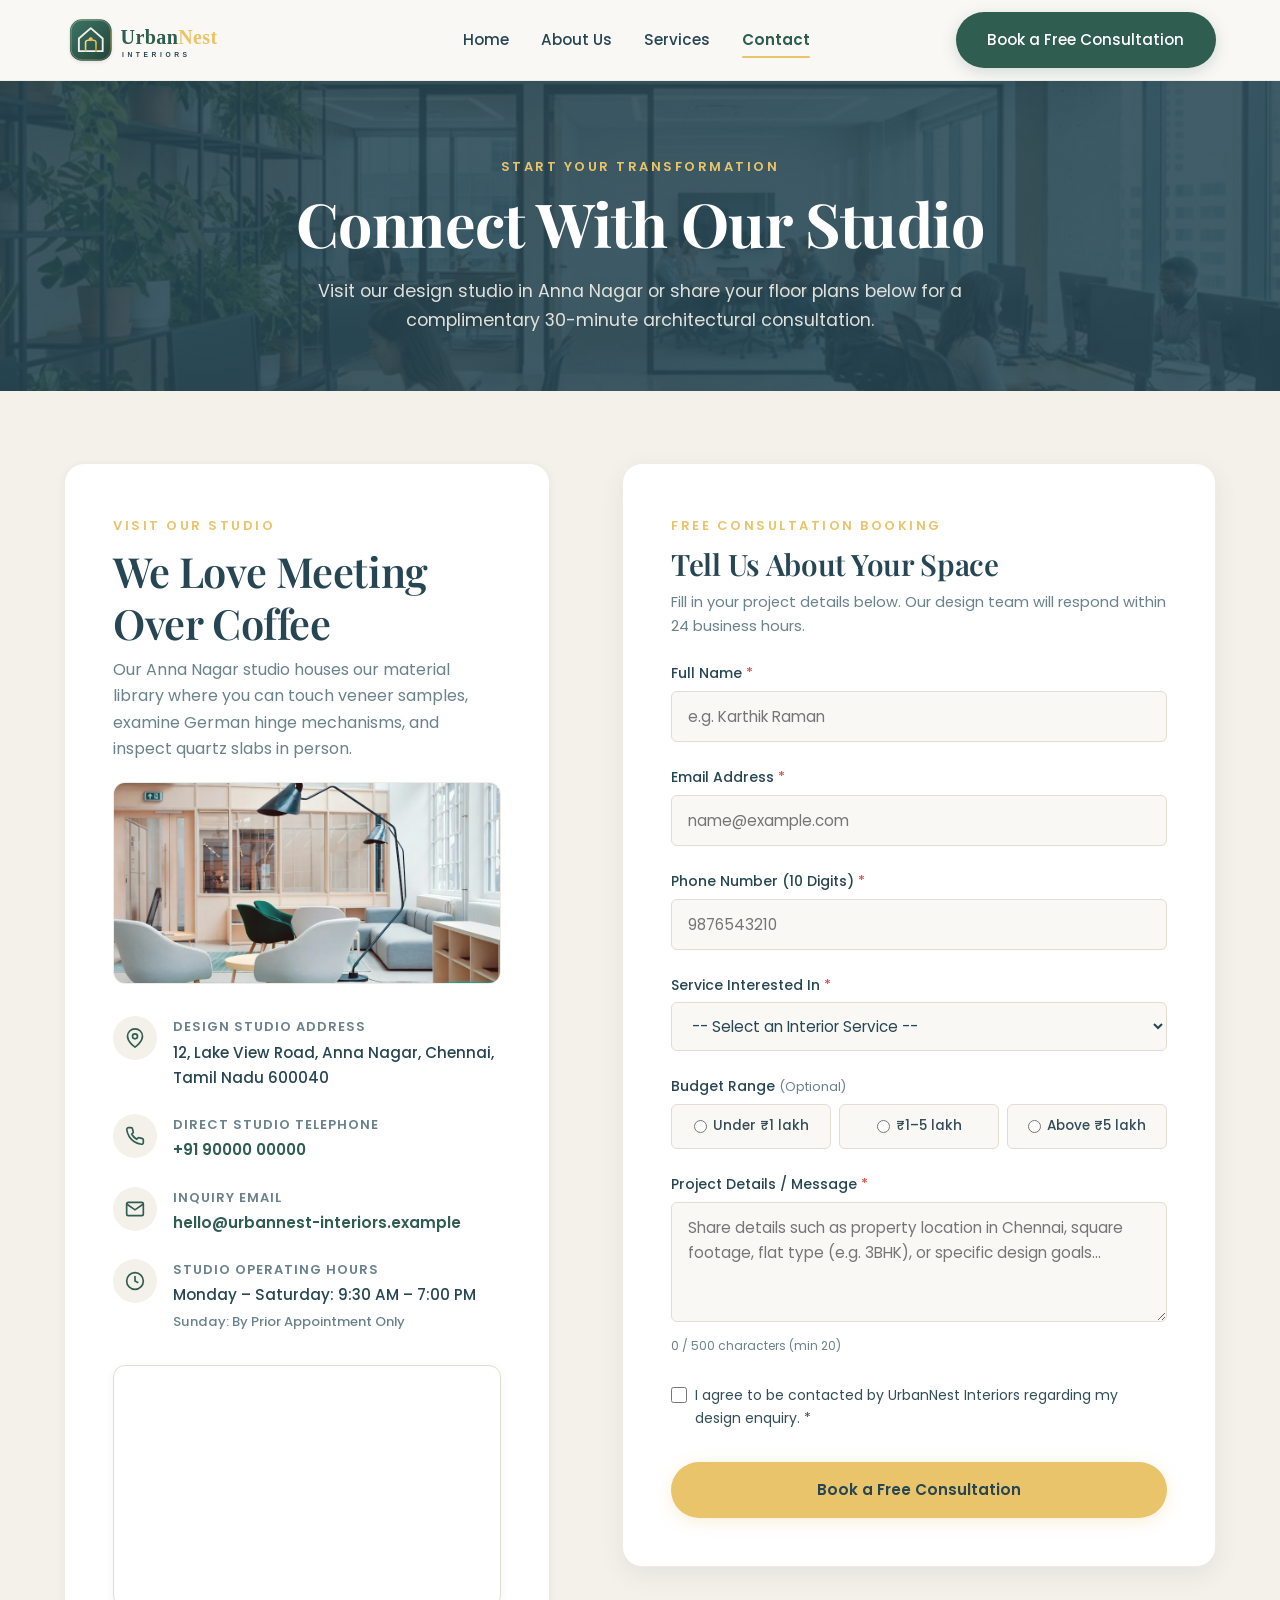
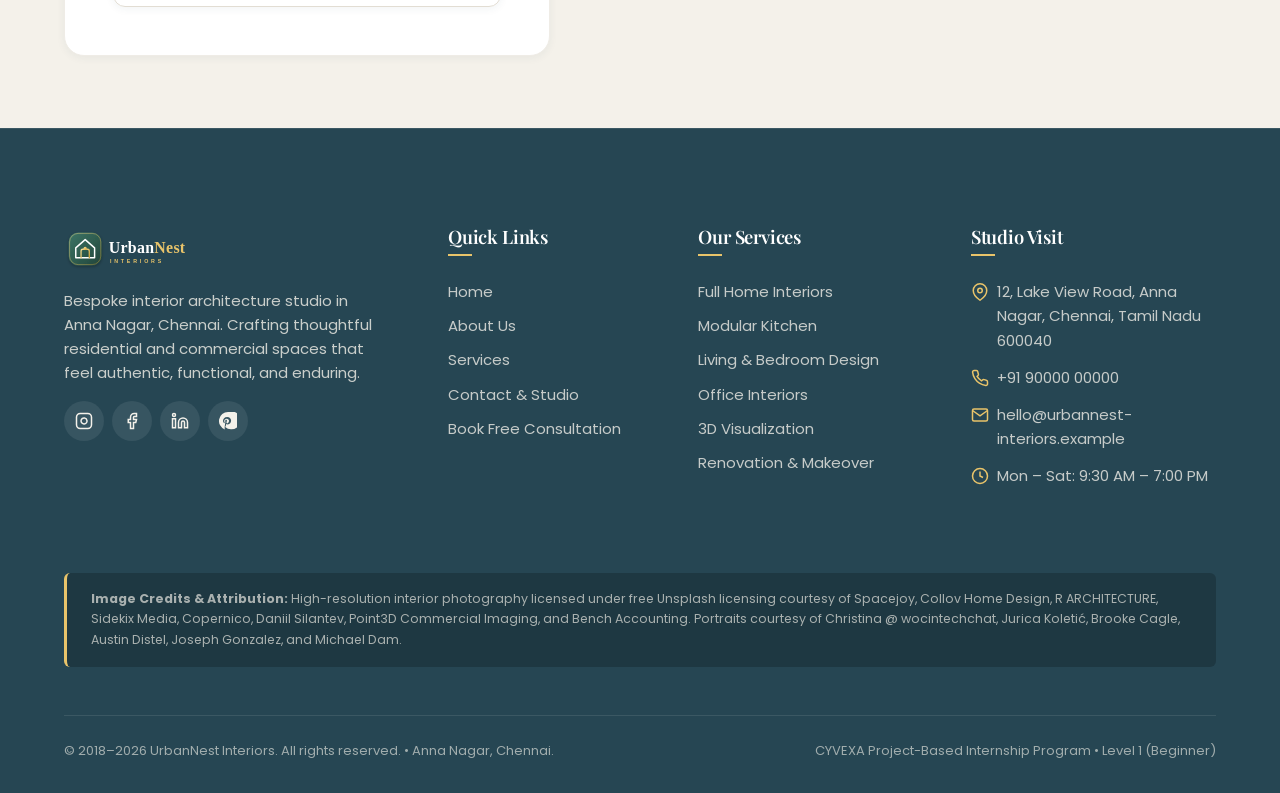
<file: contact.html>
<!DOCTYPE html>
<html lang="en">
<head>
  <meta charset="UTF-8">
  <meta name="viewport" content="width=device-width, initial-scale=1.0">
  <title>Contact Us &amp; Studio Visit | UrbanNest Interiors Anna Nagar Chennai</title>
  <meta name="description" content="Get in touch with UrbanNest Interiors. Visit our Anna Nagar design studio in Chennai or book your free 30-minute design consultation online.">
  <meta name="keywords" content="contact urbannest interiors, interior design studio anna nagar, chennai interior consultation, hire interior designer chennai">
  <meta name="author" content="UrbanNest Interiors">

  <!-- Open Graph / Meta -->
  <meta property="og:type" content="website">
  <meta property="og:title" content="Contact UrbanNest Interiors | Anna Nagar, Chennai">
  <meta property="og:description" content="Reach our design studio at 12, Lake View Road, Anna Nagar, Chennai or submit your inquiry for a free design consultation.">
  <meta property="og:image" content="assets/images/about-studio.webp">

  <!-- Favicon -->
  <link rel="icon" type="image/png" href="assets/favicon.png">

  <!-- Google Fonts Preconnect -->
  <link rel="preconnect" href="https://fonts.googleapis.com">
  <link rel="preconnect" href="https://fonts.gstatic.com" crossorigin>
  <link href="https://fonts.googleapis.com/css2?family=Playfair+Display:ital,wght@0,500;0,600;0,700;1,400&family=Poppins:wght@300;400;500;600;700&display=swap" rel="stylesheet">

  <!-- Main Stylesheet -->
  <link rel="stylesheet" href="css/style.css">
</head>
<body>

  <!-- Site Header -->
  <header class="site-header" id="siteHeader">
    <div class="container header-container">
      <a href="index.html" class="brand-logo-link" aria-label="UrbanNest Interiors Home">
        <img src="assets/logo.svg" alt="UrbanNest Interiors Logo" class="brand-logo-img" width="220" height="52">
      </a>

      <!-- Desktop & Mobile Navigation -->
      <nav class="main-navigation" id="mainNavigation" aria-label="Main Navigation">
        <ul class="nav-menu">
          <li><a href="index.html" class="nav-link">Home</a></li>
          <li><a href="about.html" class="nav-link">About Us</a></li>
          <li><a href="services.html" class="nav-link">Services</a></li>
          <li><a href="contact.html" class="nav-link active" aria-current="page">Contact</a></li>
        </ul>
        <div class="mobile-cta-wrapper">
          <a href="#bookingForm" class="btn btn-gold">Book a Free Consultation</a>
        </div>
      </nav>

      <div class="header-actions">
        <a href="#bookingForm" class="btn btn-primary" id="headerCtaBtn">Book a Free Consultation</a>
        <button class="menu-toggle" id="menuToggle" aria-expanded="false" aria-controls="mainNavigation" aria-label="Toggle navigation menu">
          <span class="menu-toggle-bar"></span>
          <span class="menu-toggle-bar"></span>
          <span class="menu-toggle-bar"></span>
        </button>
      </div>
    </div>
  </header>

  <main id="mainContent">
    <!-- Page Hero Banner -->
    <section class="section section-dark text-center" style="padding: 4.5rem 0 3.5rem; background: linear-gradient(rgba(38, 70, 83, 0.88), rgba(38, 70, 83, 0.88)), url('assets/images/service-office.webp') center/cover no-repeat;">
      <div class="container">
        <span class="section-eyebrow">Start Your Transformation</span>
        <h1 style="color: #FFFFFF; margin-bottom: 1rem;">Connect With Our Studio</h1>
        <p style="max-width: 650px; margin: 0 auto; color: rgba(244, 241, 234, 0.9); font-size: 1.1rem;">
          Visit our design studio in Anna Nagar or share your floor plans below for a complimentary 30-minute architectural consultation.
        </p>
      </div>
    </section>

    <!-- Main Contact & Form Section -->
    <section class="section section-cream" id="contactSection">
      <div class="container">
        <div class="contact-grid">
          <!-- Left Column: Studio Information & Map -->
          <div class="contact-info-panel">
            <span class="section-eyebrow">Visit Our Studio</span>
            <h2>We Love Meeting Over Coffee</h2>
            <p style="color: var(--color-text-light); margin-top: 0.5rem;">
              Our Anna Nagar studio houses our material library where you can touch veneer samples, examine German hinge mechanisms, and inspect quartz slabs in person.
            </p>
            <div style="margin: 1.25rem 0 1.5rem; border-radius: var(--radius-md); overflow: hidden; border: 1px solid var(--color-border-light);">
              <img src="assets/images/about-studio.webp" alt="UrbanNest Interiors Anna Nagar design studio and material library" width="600" height="340" style="width: 100%; height: 200px; object-fit: cover; display: block;" loading="lazy">
            </div>

            <div class="contact-info-list">
              <!-- Address -->
              <div class="contact-info-item">
                <div class="contact-icon-bubble">
                  <svg width="20" height="20" viewBox="0 0 24 24" fill="none" stroke="currentColor" stroke-width="2"><path d="M21 10c0 7-9 13-9 13s-9-6-9-13a9 9 0 0 1 18 0z"></path><circle cx="12" cy="10" r="3"></circle></svg>
                </div>
                <div>
                  <div class="contact-item-title">Design Studio Address</div>
                  <div class="contact-item-value">12, Lake View Road, Anna Nagar, Chennai, Tamil Nadu 600040</div>
                </div>
              </div>

              <!-- Phone -->
              <div class="contact-info-item">
                <div class="contact-icon-bubble">
                  <svg width="20" height="20" viewBox="0 0 24 24" fill="none" stroke="currentColor" stroke-width="2"><path d="M22 16.92v3a2 2 0 0 1-2.18 2 19.79 19.79 0 0 1-8.63-3.07 19.5 19.5 0 0 1-6-6 19.79 19.79 0 0 1-3.07-8.67A2 2 0 0 1 4.11 2h3a2 2 0 0 1 2 1.72 12.84 12.84 0 0 0 .7 2.81 2 2 0 0 1-.45 2.11L8.09 9.91a16 16 0 0 0 6 6l1.27-1.27a2 2 0 0 1 2.11-.45 12.84 12.84 0 0 0 2.81.7A2 2 0 0 1 22 16.92z"></path></svg>
                </div>
                <div>
                  <div class="contact-item-title">Direct Studio Telephone</div>
                  <div class="contact-item-value"><a href="tel:+919000000000" style="color: var(--color-primary); font-weight: 600;">+91 90000 00000</a></div>
                </div>
              </div>

              <!-- Email -->
              <div class="contact-info-item">
                <div class="contact-icon-bubble">
                  <svg width="20" height="20" viewBox="0 0 24 24" fill="none" stroke="currentColor" stroke-width="2"><path d="M4 4h16c1.1 0 2 .9 2 2v12c0 1.1-.9 2-2 2H4c-1.1 0-2-.9-2-2V6c0-1.1.9-2 2-2z"></path><polyline points="22,6 12,13 2,6"></polyline></svg>
                </div>
                <div>
                  <div class="contact-item-title">Inquiry Email</div>
                  <div class="contact-item-value"><a href="mailto:hello@urbannest-interiors.example" style="color: var(--color-primary); font-weight: 600;">hello@urbannest-interiors.example</a></div>
                </div>
              </div>

              <!-- Working Hours -->
              <div class="contact-info-item">
                <div class="contact-icon-bubble">
                  <svg width="20" height="20" viewBox="0 0 24 24" fill="none" stroke="currentColor" stroke-width="2"><circle cx="12" cy="12" r="10"></circle><polyline points="12 6 12 12 16 14"></polyline></svg>
                </div>
                <div>
                  <div class="contact-item-title">Studio Operating Hours</div>
                  <div class="contact-item-value">Monday &ndash; Saturday: 9:30 AM &ndash; 7:00 PM<br><span style="font-size: 0.82rem; color: var(--color-text-light);">Sunday: By Prior Appointment Only</span></div>
                </div>
              </div>
            </div>

            <!-- Google Maps Embed (Anna Nagar, Chennai) -->
            <div class="map-container">
              <iframe 
                src="https://www.google.com/maps/embed?pb=!1m18!1m12!1m3!1d15545.897464137267!2d80.2039!3d13.0850!2m3!1f0!2f0!3f0!3m2!1i1024!2i768!4f13.1!3m3!1m2!1s0x3a5265df54625517%3A0x673d3126f56a599b!2sAnna%20Nagar%2C%20Chennai%2C%20Tamil%20Nadu!5e0!3m2!1sen!2sin!4v1700000000000!5m2!1sen!2sin" 
                title="UrbanNest Interiors Studio Location in Anna Nagar, Chennai" 
                loading="lazy" 
                referrerpolicy="no-referrer-when-downgrade">
              </iframe>
            </div>
          </div>

          <!-- Right Column: 7-Field Validated Contact Form -->
          <div class="contact-form-panel" id="bookingForm">
            <span class="section-eyebrow">Free Consultation Booking</span>
            <h2 style="font-size: 1.85rem; margin-bottom: 0.5rem;">Tell Us About Your Space</h2>
            <p style="font-size: 0.92rem; color: var(--color-text-light); margin-bottom: 1.5rem;">
              Fill in your project details below. Our design team will respond within 24 business hours.
            </p>

            <!-- Inline Alert Status Boxes -->
            <div class="form-status-alert alert-success" id="formSuccessAlert" role="alert" style="display: none;">
              <svg width="22" height="22" viewBox="0 0 24 24" fill="none" stroke="currentColor" stroke-width="2"><path d="M22 11.08V12a10 10 0 1 1-5.93-9.14"></path><polyline points="22 4 12 14.01 9 11.01"></polyline></svg>
              <div>
                <strong>Thank you! Your consultation request has been received.</strong>
                <div style="font-size: 0.85rem; font-weight: 400; margin-top: 2px;">
                  Our Anna Nagar design team will contact you at your provided phone/email within 24 business hours. (Note: Simulated submission; no actual email sent).
                </div>
              </div>
            </div>

            <div class="form-status-alert alert-error" id="formErrorAlert" role="alert" style="display: none;">
              <svg width="22" height="22" viewBox="0 0 24 24" fill="none" stroke="currentColor" stroke-width="2"><circle cx="12" cy="12" r="10"></circle><line x1="12" y1="8" x2="12" y2="12"></line><line x1="12" y1="16" x2="12.01" y2="16"></line></svg>
              <div id="formErrorSummaryText">
                Please correct the highlighted fields below before submitting.
              </div>
            </div>

            <!-- Contact Form -->
            <form id="contactForm" novalidate>
              <!-- Field 1: Full Name -->
              <div class="form-group" id="groupFullName">
                <label for="fullName" class="form-label">Full Name <span class="required-star">*</span></label>
                <input 
                  type="text" 
                  id="fullName" 
                  name="fullName" 
                  class="form-input" 
                  placeholder="e.g. Karthik Raman" 
                  autocomplete="name" 
                  required
                >
                <div class="form-error-msg" id="fullNameError">Please enter your full name (minimum 3 characters, letters and spaces only).</div>
              </div>

              <!-- Field 2: Email Address -->
              <div class="form-group" id="groupEmail">
                <label for="email" class="form-label">Email Address <span class="required-star">*</span></label>
                <input 
                  type="email" 
                  id="email" 
                  name="email" 
                  class="form-input" 
                  placeholder="name@example.com" 
                  autocomplete="email" 
                  required
                >
                <div class="form-error-msg" id="emailError">Please enter a valid email address (e.g. name@domain.com).</div>
              </div>

              <!-- Field 3: Phone Number -->
              <div class="form-group" id="groupPhone">
                <label for="phone" class="form-label">Phone Number (10 Digits) <span class="required-star">*</span></label>
                <input 
                  type="tel" 
                  id="phone" 
                  name="phone" 
                  class="form-input" 
                  placeholder="9876543210" 
                  maxlength="10" 
                  autocomplete="tel" 
                  required
                >
                <div class="form-error-msg" id="phoneError">Please enter a valid 10-digit Indian mobile number starting with 6, 7, 8, or 9.</div>
              </div>

              <!-- Field 4: Service Interested In -->
              <div class="form-group" id="groupService">
                <label for="serviceSelect" class="form-label">Service Interested In <span class="required-star">*</span></label>
                <select id="serviceSelect" name="service" class="form-select" required>
                  <option value="" disabled selected>-- Select an Interior Service --</option>
                  <option value="Full Home Interiors">Full Home Interiors (Starting ₹4,50,000)</option>
                  <option value="Modular Kitchen">Modular Kitchen (Starting ₹1,20,000)</option>
                  <option value="Living & Bedroom Design">Living &amp; Bedroom Design (Starting ₹65,000)</option>
                  <option value="Office Interiors">Office Interiors (Starting ₹3,00,000)</option>
                  <option value="3D Design & Visualization">3D Design &amp; Visualization (Starting ₹15,000)</option>
                  <option value="Renovation & Makeover">Renovation &amp; Makeover (Starting ₹80,000)</option>
                </select>
                <div class="form-error-msg" id="serviceError">Please choose the interior service you are interested in.</div>
              </div>

              <!-- Field 5: Budget Range (Optional Radio Buttons) -->
              <div class="form-group" id="groupBudget">
                <label class="form-label">Budget Range <span style="font-size: 0.8rem; font-weight: 400; color: var(--color-text-light);">(Optional)</span></label>
                <div class="radio-options-grid">
                  <label class="radio-card-label" id="budgetLabel1">
                    <input type="radio" name="budgetRange" value="Under ₹1 lakh">
                    <span>Under &#8377;1 lakh</span>
                  </label>
                  <label class="radio-card-label" id="budgetLabel2">
                    <input type="radio" name="budgetRange" value="₹1–5 lakh">
                    <span>&#8377;1&ndash;5 lakh</span>
                  </label>
                  <label class="radio-card-label" id="budgetLabel3">
                    <input type="radio" name="budgetRange" value="Above ₹5 lakh">
                    <span>Above &#8377;5 lakh</span>
                  </label>
                </div>
              </div>

              <!-- Field 6: Message (20 - 500 chars with live counter) -->
              <div class="form-group" id="groupMessage">
                <label for="message" class="form-label">Project Details / Message <span class="required-star">*</span></label>
                <textarea 
                  id="message" 
                  name="message" 
                  class="form-textarea" 
                  placeholder="Share details such as property location in Chennai, square footage, flat type (e.g. 3BHK), or specific design goals..." 
                  maxlength="500" 
                  required
                ></textarea>
                <div class="char-counter-wrapper">
                  <div class="form-error-msg" id="messageError">Please enter between 20 and 500 characters describing your space.</div>
                  <div class="char-counter" id="charCounter">0 / 500 characters (min 20)</div>
                </div>
              </div>

              <!-- Field 7: Consent Checkbox -->
              <div class="form-group" id="groupConsent" style="margin-bottom: 2rem;">
                <label class="checkbox-label" for="consentCheckbox">
                  <input type="checkbox" id="consentCheckbox" name="consent" required>
                  <span>I agree to be contacted by UrbanNest Interiors regarding my design enquiry. <span class="required-star">*</span></span>
                </label>
                <div class="form-error-msg" id="consentError">You must agree to be contacted to submit your enquiry.</div>
              </div>

              <!-- Submit Button -->
              <button type="submit" class="btn btn-gold btn-submit" id="submitBtn" style="width: 100%;">
                <span class="btn-spinner" id="btnSpinner" aria-hidden="true"></span>
                <span id="btnText">Book a Free Consultation</span>
              </button>
            </form>
          </div>
        </div>
      </div>
    </section>
  </main>

  <!-- Global Footer -->
  <footer class="site-footer" id="siteFooter">
    <div class="container">
      <div class="footer-top-grid">
        <!-- Col 1: Brand Info -->
        <div>
          <img src="assets/logo-white.svg" alt="UrbanNest Interiors" class="footer-brand-logo" width="200" height="48">
          <p class="footer-brand-desc">
            Bespoke interior architecture studio in Anna Nagar, Chennai. Crafting thoughtful residential and commercial spaces that feel authentic, functional, and enduring.
          </p>
          <div class="footer-social-links" aria-label="Social media channels">
            <a href="https://instagram.com" class="social-btn" target="_blank" rel="noopener noreferrer" aria-label="Instagram">
              <svg width="18" height="18" viewBox="0 0 24 24" fill="none" stroke="currentColor" stroke-width="2"><rect x="2" y="2" width="20" height="20" rx="5" ry="5"></rect><path d="M16 11.37A4 4 0 1 1 12.63 8 4 4 0 0 1 16 11.37z"></path><line x1="17.5" y1="6.5" x2="17.51" y2="6.5"></line></svg>
            </a>
            <a href="https://facebook.com" class="social-btn" target="_blank" rel="noopener noreferrer" aria-label="Facebook">
              <svg width="18" height="18" viewBox="0 0 24 24" fill="none" stroke="currentColor" stroke-width="2"><path d="M18 2h-3a5 5 0 0 0-5 5v3H7v4h3v8h4v-8h3l1-4h-4V7a1 1 0 0 1 1-1h3z"></path></svg>
            </a>
            <a href="https://linkedin.com" class="social-btn" target="_blank" rel="noopener noreferrer" aria-label="LinkedIn">
              <svg width="18" height="18" viewBox="0 0 24 24" fill="none" stroke="currentColor" stroke-width="2"><path d="M16 8a6 6 0 0 1 6 6v7h-4v-7a2 2 0 0 0-2-2 2 2 0 0 0-2 2v7h-4v-7a6 6 0 0 1 6-6z"></path><rect x="2" y="9" width="4" height="12"></rect><circle cx="4" cy="4" r="2"></circle></svg>
            </a>
            <a href="https://pinterest.com" class="social-btn" target="_blank" rel="noopener noreferrer" aria-label="Pinterest">
              <svg width="18" height="18" viewBox="0 0 24 24" fill="currentColor"><path d="M12 0a12 12 0 0 0-4.37 23.18c-.06-.98-.12-2.48.02-3.55.13-.97.87-6.39.87-6.39s-.22-.44-.22-1.09c0-1.02.59-1.78 1.33-1.78.63 0 .93.47.93 1.04 0 .63-.4 1.58-.61 2.45-.17.73.37 1.33 1.09 1.33 1.3 0 2.31-1.38 2.31-3.36 0-1.76-1.26-2.99-3.07-2.99-2.09 0-3.32 1.57-3.32 3.19 0 .63.24 1.31.55 1.68.06.07.07.14.05.21-.06.24-.19.77-.21.88-.04.14-.12.17-.28.1-1.05-.49-1.7-2.02-1.7-3.26 0-2.65 1.93-5.09 5.56-5.09 2.92 0 5.19 2.08 5.19 4.86 0 2.9-1.83 5.23-4.37 5.23-.85 0-1.66-.44-1.93-.97l-.53 2.01c-.19.74-.71 1.66-1.06 2.22A12.003 12.003 0 1 0 12 0z"/></svg>
            </a>
          </div>
        </div>

        <!-- Col 2: Quick Links -->
        <div>
          <h4 class="footer-heading">Quick Links</h4>
          <ul class="footer-nav-list">
            <li><a href="index.html">Home</a></li>
            <li><a href="about.html">About Us</a></li>
            <li><a href="services.html">Services</a></li>
            <li><a href="contact.html">Contact &amp; Studio</a></li>
            <li><a href="#bookingForm">Book Free Consultation</a></li>
          </ul>
        </div>

        <!-- Col 3: Services -->
        <div>
          <h4 class="footer-heading">Our Services</h4>
          <ul class="footer-nav-list">
            <li><a href="services.html#serviceFullHome">Full Home Interiors</a></li>
            <li><a href="services.html#serviceModularKitchen">Modular Kitchen</a></li>
            <li><a href="services.html#serviceLivingBed">Living &amp; Bedroom Design</a></li>
            <li><a href="services.html#serviceOffice">Office Interiors</a></li>
            <li><a href="services.html#service3dViz">3D Visualization</a></li>
            <li><a href="services.html#serviceRenovation">Renovation &amp; Makeover</a></li>
          </ul>
        </div>

        <!-- Col 4: Studio Contact -->
        <div>
          <h4 class="footer-heading">Studio Visit</h4>
          <div class="footer-contact-item">
            <svg width="18" height="18" viewBox="0 0 24 24" fill="none" stroke="currentColor" stroke-width="2"><path d="M21 10c0 7-9 13-9 13s-9-6-9-13a9 9 0 0 1 18 0z"></path><circle cx="12" cy="10" r="3"></circle></svg>
            <span>12, Lake View Road, Anna Nagar, Chennai, Tamil Nadu 600040</span>
          </div>
          <div class="footer-contact-item">
            <svg width="18" height="18" viewBox="0 0 24 24" fill="none" stroke="currentColor" stroke-width="2"><path d="M22 16.92v3a2 2 0 0 1-2.18 2 19.79 19.79 0 0 1-8.63-3.07 19.5 19.5 0 0 1-6-6 19.79 19.79 0 0 1-3.07-8.67A2 2 0 0 1 4.11 2h3a2 2 0 0 1 2 1.72 12.84 12.84 0 0 0 .7 2.81 2 2 0 0 1-.45 2.11L8.09 9.91a16 16 0 0 0 6 6l1.27-1.27a2 2 0 0 1 2.11-.45 12.84 12.84 0 0 0 2.81.7A2 2 0 0 1 22 16.92z"></path></svg>
            <a href="tel:+919000000000">+91 90000 00000</a>
          </div>
          <div class="footer-contact-item">
            <svg width="18" height="18" viewBox="0 0 24 24" fill="none" stroke="currentColor" stroke-width="2"><path d="M4 4h16c1.1 0 2 .9 2 2v12c0 1.1-.9 2-2 2H4c-1.1 0-2-.9-2-2V6c0-1.1.9-2 2-2z"></path><polyline points="22,6 12,13 2,6"></polyline></svg>
            <a href="mailto:hello@urbannest-interiors.example">hello@urbannest-interiors.example</a>
          </div>
          <div class="footer-contact-item">
            <svg width="18" height="18" viewBox="0 0 24 24" fill="none" stroke="currentColor" stroke-width="2"><circle cx="12" cy="12" r="10"></circle><polyline points="12 6 12 12 16 14"></polyline></svg>
            <span>Mon &ndash; Sat: 9:30 AM &ndash; 7:00 PM</span>
          </div>
        </div>
      </div>

      <!-- External Image Credits Strip -->
      <div class="footer-credits-box">
        <strong>Image Credits &amp; Attribution:</strong> High-resolution interior photography licensed under free Unsplash licensing courtesy of Spacejoy, Collov Home Design, R ARCHITECTURE, Sidekix Media, Copernico, Daniil Silantev, Point3D Commercial Imaging, and Bench Accounting. Portraits courtesy of Christina @ wocintechchat, Jurica Koletić, Brooke Cagle, Austin Distel, Joseph Gonzalez, and Michael Dam.
      </div>

      <!-- Copyright Bar -->
      <div class="footer-bottom-bar">
        <div>&copy; 2018&ndash;2026 UrbanNest Interiors. All rights reserved. &bull; Anna Nagar, Chennai.</div>
        <div>CYVEXA Project-Based Internship Program &bull; Level 1 (Beginner)</div>
      </div>
    </div>
  </footer>

  <!-- Floating Back to Top Button -->
  <button class="back-to-top-btn" id="backToTopBtn" aria-label="Back to top of page">
    <svg width="22" height="22" viewBox="0 0 24 24" fill="none" stroke="currentColor" stroke-width="2.5" stroke-linecap="round" stroke-linejoin="round"><line x1="12" y1="19" x2="12" y2="5"></line><polyline points="5 12 12 5 19 12"></polyline></svg>
  </button>

  <!-- Scripts -->
  <script src="js/main.js"></script>
  <script src="js/form.js"></script>
</body>
</html>
</file>
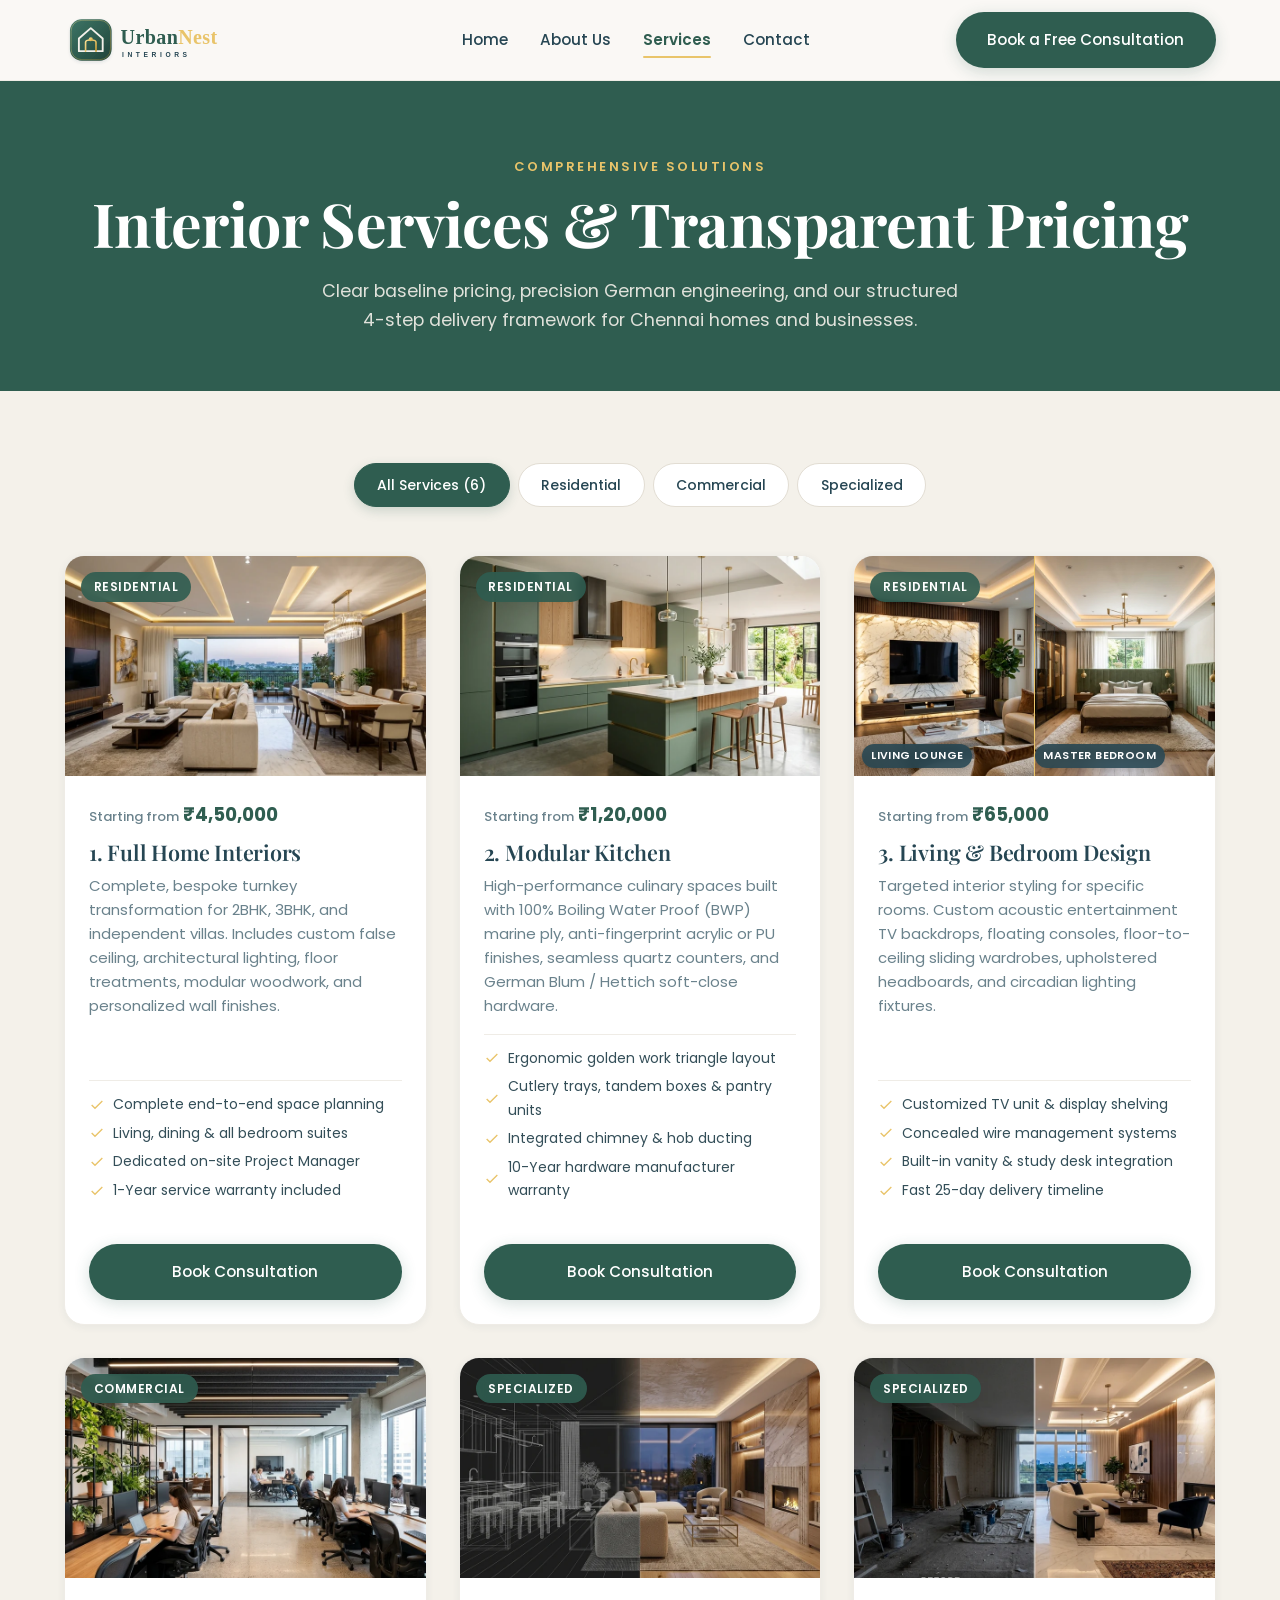
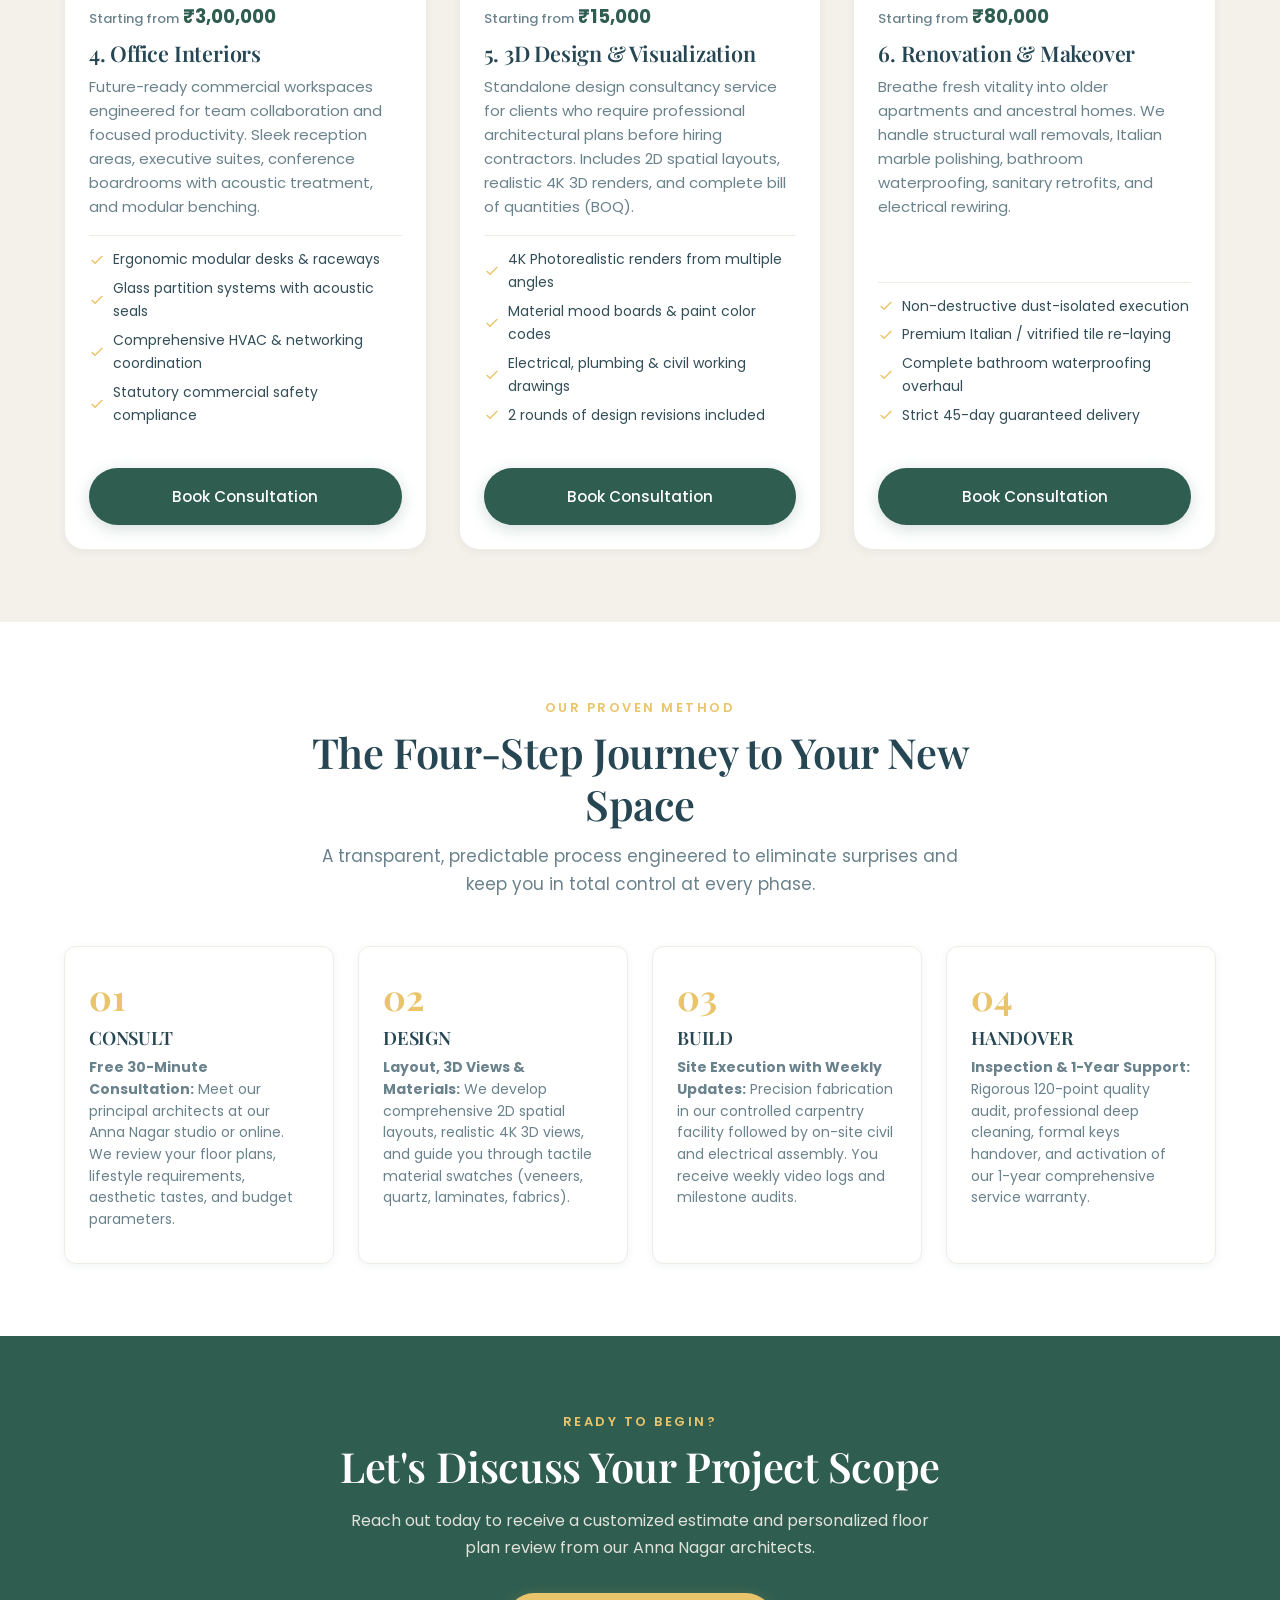
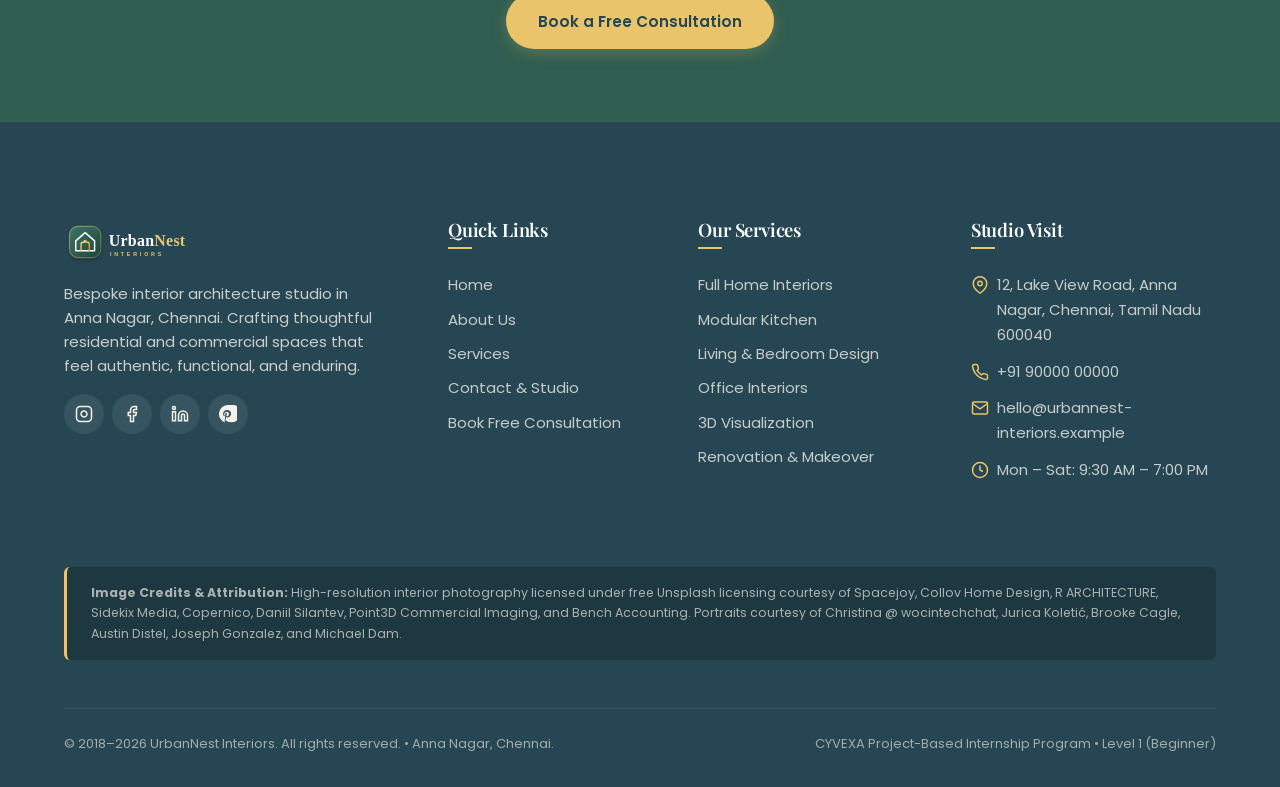
<file: services.html>
<!DOCTYPE html>
<html lang="en">
<head>
  <meta charset="UTF-8">
  <meta name="viewport" content="width=device-width, initial-scale=1.0">
  <title>Interior Design Services &amp; Pricing | UrbanNest Interiors Chennai</title>
  <meta name="description" content="Explore our 6 core interior design services in Chennai: Full Home Interiors, Modular Kitchens, Living & Bedroom, Office Interiors, 3D Design, and Renovation. Transparent pricing.">
  <meta name="keywords" content="interior design services chennai, modular kitchen cost chennai, full home interiors price, office interior designers chennai, 3d visualization chennai">
  <meta name="author" content="UrbanNest Interiors">

  <!-- Open Graph / Meta -->
  <meta property="og:type" content="website">
  <meta property="og:title" content="Services &amp; Pricing | UrbanNest Interiors">
  <meta property="og:description" content="Discover our transparent 4-step interior design framework and explore our 6 specialized interior services with starting prices.">
  <meta property="og:image" content="assets/images/service-full-home.webp">

  <!-- Favicon -->
  <link rel="icon" type="image/png" href="assets/favicon.png">

  <!-- Google Fonts Preconnect -->
  <link rel="preconnect" href="https://fonts.googleapis.com">
  <link rel="preconnect" href="https://fonts.gstatic.com" crossorigin>
  <link href="https://fonts.googleapis.com/css2?family=Playfair+Display:ital,wght@0,500;0,600;0,700;1,400&family=Poppins:wght@300;400;500;600;700&display=swap" rel="stylesheet">

  <!-- Main Stylesheet -->
  <link rel="stylesheet" href="css/style.css">
</head>
<body>

  <!-- Site Header -->
  <header class="site-header" id="siteHeader">
    <div class="container header-container">
      <a href="index.html" class="brand-logo-link" aria-label="UrbanNest Interiors Home">
        <img src="assets/logo.svg" alt="UrbanNest Interiors Logo" class="brand-logo-img" width="220" height="52">
      </a>

      <!-- Desktop & Mobile Navigation -->
      <nav class="main-navigation" id="mainNavigation" aria-label="Main Navigation">
        <ul class="nav-menu">
          <li><a href="index.html" class="nav-link">Home</a></li>
          <li><a href="about.html" class="nav-link">About Us</a></li>
          <li><a href="services.html" class="nav-link active" aria-current="page">Services</a></li>
          <li><a href="contact.html" class="nav-link">Contact</a></li>
        </ul>
        <div class="mobile-cta-wrapper">
          <a href="contact.html#bookingForm" class="btn btn-gold">Book a Free Consultation</a>
        </div>
      </nav>

      <div class="header-actions">
        <a href="contact.html#bookingForm" class="btn btn-primary" id="headerCtaBtn">Book a Free Consultation</a>
        <button class="menu-toggle" id="menuToggle" aria-expanded="false" aria-controls="mainNavigation" aria-label="Toggle navigation menu">
          <span class="menu-toggle-bar"></span>
          <span class="menu-toggle-bar"></span>
          <span class="menu-toggle-bar"></span>
        </button>
      </div>
    </div>
  </header>

  <main id="mainContent">
    <!-- Page Hero Banner -->
    <section class="section section-dark text-center" style="padding: 4.5rem 0 3.5rem;">
      <div class="container">
        <span class="section-eyebrow">Comprehensive Solutions</span>
        <h1 style="color: #FFFFFF; margin-bottom: 1rem;">Interior Services &amp; Transparent Pricing</h1>
        <p style="max-width: 650px; margin: 0 auto; color: rgba(244, 241, 234, 0.9); font-size: 1.1rem;">
          Clear baseline pricing, precision German engineering, and our structured 4-step delivery framework for Chennai homes and businesses.
        </p>
      </div>
    </section>

    <!-- Interactive Filter & Services Grid -->
    <section class="section section-cream" id="allServicesSection">
      <div class="container">
        <!-- Category Filter Tabs -->
        <div class="services-filter-nav" role="tablist" aria-label="Service categories filter">
          <button class="filter-btn active" data-filter="all" role="tab" aria-selected="true">All Services (6)</button>
          <button class="filter-btn" data-filter="residential" role="tab" aria-selected="false">Residential</button>
          <button class="filter-btn" data-filter="commercial" role="tab" aria-selected="false">Commercial</button>
          <button class="filter-btn" data-filter="specialized" role="tab" aria-selected="false">Specialized</button>
        </div>

        <!-- 6 Services Grid -->
        <div class="services-grid" id="servicesContainer">
          <!-- Service 1: Full Home Interiors -->
          <article class="service-card" data-category="residential" id="serviceFullHome">
            <div class="service-card-media">
              <img src="assets/images/service-full-home.webp" alt="Complete luxury modern Indian home interior with living room, dining area, false ceiling lights, and premium marble finishes" class="service-card-img" width="800" height="560" loading="lazy">
              <span class="service-card-badge">Residential</span>
            </div>
            <div class="service-card-body">
              <span class="service-card-price-tag"><span class="price-prefix">Starting from</span> &#8377;4,50,000</span>
              <h2 class="service-card-title">1. Full Home Interiors</h2>
              <p class="service-card-desc">
                Complete, bespoke turnkey transformation for 2BHK, 3BHK, and independent villas. Includes custom false ceiling, architectural lighting, floor treatments, modular woodwork, and personalized wall finishes.
              </p>
              <ul class="service-card-features">
                <li><svg width="16" height="16" viewBox="0 0 24 24" fill="none" stroke="currentColor" stroke-width="2"><polyline points="20 6 9 17 4 12"></polyline></svg> Complete end-to-end space planning</li>
                <li><svg width="16" height="16" viewBox="0 0 24 24" fill="none" stroke="currentColor" stroke-width="2"><polyline points="20 6 9 17 4 12"></polyline></svg> Living, dining &amp; all bedroom suites</li>
                <li><svg width="16" height="16" viewBox="0 0 24 24" fill="none" stroke="currentColor" stroke-width="2"><polyline points="20 6 9 17 4 12"></polyline></svg> Dedicated on-site Project Manager</li>
                <li><svg width="16" height="16" viewBox="0 0 24 24" fill="none" stroke="currentColor" stroke-width="2"><polyline points="20 6 9 17 4 12"></polyline></svg> 1-Year service warranty included</li>
              </ul>
              <div class="service-card-footer">
                <a href="contact.html?service=full-home#bookingForm" class="btn btn-primary" style="width: 100%;">Book Consultation</a>
              </div>
            </div>
          </article>

          <!-- Service 2: Modular Kitchen -->
          <article class="service-card" data-category="residential" id="serviceModularKitchen">
            <div class="service-card-media">
              <img src="assets/images/service-modular-kitchen.webp" alt="Modern modular kitchen with L-shaped layout, quartz countertops, modular cabinets, and premium appliances" class="service-card-img" width="800" height="560" loading="lazy">
              <span class="service-card-badge">Residential</span>
            </div>
            <div class="service-card-body">
              <span class="service-card-price-tag"><span class="price-prefix">Starting from</span> &#8377;1,20,000</span>
              <h2 class="service-card-title">2. Modular Kitchen</h2>
              <p class="service-card-desc">
                High-performance culinary spaces built with 100% Boiling Water Proof (BWP) marine ply, anti-fingerprint acrylic or PU finishes, seamless quartz counters, and German Blum / Hettich soft-close hardware.
              </p>
              <ul class="service-card-features">
                <li><svg width="16" height="16" viewBox="0 0 24 24" fill="none" stroke="currentColor" stroke-width="2"><polyline points="20 6 9 17 4 12"></polyline></svg> Ergonomic golden work triangle layout</li>
                <li><svg width="16" height="16" viewBox="0 0 24 24" fill="none" stroke="currentColor" stroke-width="2"><polyline points="20 6 9 17 4 12"></polyline></svg> Cutlery trays, tandem boxes &amp; pantry units</li>
                <li><svg width="16" height="16" viewBox="0 0 24 24" fill="none" stroke="currentColor" stroke-width="2"><polyline points="20 6 9 17 4 12"></polyline></svg> Integrated chimney &amp; hob ducting</li>
                <li><svg width="16" height="16" viewBox="0 0 24 24" fill="none" stroke="currentColor" stroke-width="2"><polyline points="20 6 9 17 4 12"></polyline></svg> 10-Year hardware manufacturer warranty</li>
              </ul>
              <div class="service-card-footer">
                <a href="contact.html?service=modular-kitchen#bookingForm" class="btn btn-primary" style="width: 100%;">Book Consultation</a>
              </div>
            </div>
          </article>

          <!-- Service 3: Living & Bedroom Design -->
          <article class="service-card" data-category="residential" id="serviceLivingBed">
            <div class="service-card-media service-card-media-dual">
              <div class="dual-image-pane">
                <img src="assets/images/service-living.webp" alt="Luxury living room design with TV unit, marble backdrop, and false ceiling" class="service-card-img" width="400" height="560" loading="lazy">
                <span class="dual-image-label">Living Lounge</span>
              </div>
              <div class="dual-image-pane">
                <img src="assets/images/service-bedroom.webp" alt="Master bedroom with modern bed, smoked glass wardrobe, and warm lighting" class="service-card-img" width="400" height="560" loading="lazy">
                <span class="dual-image-label">Master Bedroom</span>
              </div>
              <span class="service-card-badge">Residential</span>
            </div>
            <div class="service-card-body">
              <span class="service-card-price-tag"><span class="price-prefix">Starting from</span> &#8377;65,000</span>
              <h2 class="service-card-title">3. Living &amp; Bedroom Design</h2>
              <p class="service-card-desc">
                Targeted interior styling for specific rooms. Custom acoustic entertainment TV backdrops, floating consoles, floor-to-ceiling sliding wardrobes, upholstered headboards, and circadian lighting fixtures.
              </p>
              <ul class="service-card-features">
                <li><svg width="16" height="16" viewBox="0 0 24 24" fill="none" stroke="currentColor" stroke-width="2"><polyline points="20 6 9 17 4 12"></polyline></svg> Customized TV unit &amp; display shelving</li>
                <li><svg width="16" height="16" viewBox="0 0 24 24" fill="none" stroke="currentColor" stroke-width="2"><polyline points="20 6 9 17 4 12"></polyline></svg> Concealed wire management systems</li>
                <li><svg width="16" height="16" viewBox="0 0 24 24" fill="none" stroke="currentColor" stroke-width="2"><polyline points="20 6 9 17 4 12"></polyline></svg> Built-in vanity &amp; study desk integration</li>
                <li><svg width="16" height="16" viewBox="0 0 24 24" fill="none" stroke="currentColor" stroke-width="2"><polyline points="20 6 9 17 4 12"></polyline></svg> Fast 25-day delivery timeline</li>
              </ul>
              <div class="service-card-footer">
                <a href="contact.html?service=living-bedroom#bookingForm" class="btn btn-primary" style="width: 100%;">Book Consultation</a>
              </div>
            </div>
          </article>

          <!-- Service 4: Office Interiors -->
          <article class="service-card" data-category="commercial" id="serviceOffice">
            <div class="service-card-media">
              <img src="assets/images/service-office.webp" alt="Professional corporate office interior with modern workstations, executive cabins, and acoustic lighting" class="service-card-img" width="800" height="560" loading="lazy">
              <span class="service-card-badge">Commercial</span>
            </div>
            <div class="service-card-body">
              <span class="service-card-price-tag"><span class="price-prefix">Starting from</span> &#8377;3,00,000</span>
              <h2 class="service-card-title">4. Office Interiors</h2>
              <p class="service-card-desc">
                Future-ready commercial workspaces engineered for team collaboration and focused productivity. Sleek reception areas, executive suites, conference boardrooms with acoustic treatment, and modular benching.
              </p>
              <ul class="service-card-features">
                <li><svg width="16" height="16" viewBox="0 0 24 24" fill="none" stroke="currentColor" stroke-width="2"><polyline points="20 6 9 17 4 12"></polyline></svg> Ergonomic modular desks &amp; raceways</li>
                <li><svg width="16" height="16" viewBox="0 0 24 24" fill="none" stroke="currentColor" stroke-width="2"><polyline points="20 6 9 17 4 12"></polyline></svg> Glass partition systems with acoustic seals</li>
                <li><svg width="16" height="16" viewBox="0 0 24 24" fill="none" stroke="currentColor" stroke-width="2"><polyline points="20 6 9 17 4 12"></polyline></svg> Comprehensive HVAC &amp; networking coordination</li>
                <li><svg width="16" height="16" viewBox="0 0 24 24" fill="none" stroke="currentColor" stroke-width="2"><polyline points="20 6 9 17 4 12"></polyline></svg> Statutory commercial safety compliance</li>
              </ul>
              <div class="service-card-footer">
                <a href="contact.html?service=office-interiors#bookingForm" class="btn btn-primary" style="width: 100%;">Book Consultation</a>
              </div>
            </div>
          </article>

          <!-- Service 5: 3D Design & Visualization -->
          <article class="service-card" data-category="specialized" id="service3dViz">
            <div class="service-card-media">
              <img src="assets/images/service-3d-viz.webp" alt="Architectural 3D interior visualization with wireframe blueprint transition to photorealistic room rendering" class="service-card-img" width="800" height="560" loading="lazy">
              <span class="service-card-badge">Specialized</span>
            </div>
            <div class="service-card-body">
              <span class="service-card-price-tag"><span class="price-prefix">Starting from</span> &#8377;15,000</span>
              <h2 class="service-card-title">5. 3D Design &amp; Visualization</h2>
              <p class="service-card-desc">
                Standalone design consultancy service for clients who require professional architectural plans before hiring contractors. Includes 2D spatial layouts, realistic 4K 3D renders, and complete bill of quantities (BOQ).
              </p>
              <ul class="service-card-features">
                <li><svg width="16" height="16" viewBox="0 0 24 24" fill="none" stroke="currentColor" stroke-width="2"><polyline points="20 6 9 17 4 12"></polyline></svg> 4K Photorealistic renders from multiple angles</li>
                <li><svg width="16" height="16" viewBox="0 0 24 24" fill="none" stroke="currentColor" stroke-width="2"><polyline points="20 6 9 17 4 12"></polyline></svg> Material mood boards &amp; paint color codes</li>
                <li><svg width="16" height="16" viewBox="0 0 24 24" fill="none" stroke="currentColor" stroke-width="2"><polyline points="20 6 9 17 4 12"></polyline></svg> Electrical, plumbing &amp; civil working drawings</li>
                <li><svg width="16" height="16" viewBox="0 0 24 24" fill="none" stroke="currentColor" stroke-width="2"><polyline points="20 6 9 17 4 12"></polyline></svg> 2 rounds of design revisions included</li>
              </ul>
              <div class="service-card-footer">
                <a href="contact.html?service=3d-design#bookingForm" class="btn btn-primary" style="width: 100%;">Book Consultation</a>
              </div>
            </div>
          </article>

          <!-- Service 6: Renovation & Makeover -->
          <article class="service-card" data-category="specialized" id="serviceRenovation">
            <div class="service-card-media">
              <img src="assets/images/service-renovation.webp" alt="Interior renovation and makeover with before-and-after room transformation comparison" class="service-card-img" width="800" height="560" loading="lazy">
              <span class="service-card-badge">Specialized</span>
            </div>
            <div class="service-card-body">
              <span class="service-card-price-tag"><span class="price-prefix">Starting from</span> &#8377;80,000</span>
              <h2 class="service-card-title">6. Renovation &amp; Makeover</h2>
              <p class="service-card-desc">
                Breathe fresh vitality into older apartments and ancestral homes. We handle structural wall removals, Italian marble polishing, bathroom waterproofing, sanitary retrofits, and electrical rewiring.
              </p>
              <ul class="service-card-features">
                <li><svg width="16" height="16" viewBox="0 0 24 24" fill="none" stroke="currentColor" stroke-width="2"><polyline points="20 6 9 17 4 12"></polyline></svg> Non-destructive dust-isolated execution</li>
                <li><svg width="16" height="16" viewBox="0 0 24 24" fill="none" stroke="currentColor" stroke-width="2"><polyline points="20 6 9 17 4 12"></polyline></svg> Premium Italian / vitrified tile re-laying</li>
                <li><svg width="16" height="16" viewBox="0 0 24 24" fill="none" stroke="currentColor" stroke-width="2"><polyline points="20 6 9 17 4 12"></polyline></svg> Complete bathroom waterproofing overhaul</li>
                <li><svg width="16" height="16" viewBox="0 0 24 24" fill="none" stroke="currentColor" stroke-width="2"><polyline points="20 6 9 17 4 12"></polyline></svg> Strict 45-day guaranteed delivery</li>
              </ul>
              <div class="service-card-footer">
                <a href="contact.html?service=renovation#bookingForm" class="btn btn-primary" style="width: 100%;">Book Consultation</a>
              </div>
            </div>
          </article>
        </div>
      </div>
    </section>

    <!-- Four-Step Process Section -->
    <section class="section section-white" id="processSection">
      <div class="container">
        <div class="section-header">
          <span class="section-eyebrow">Our Proven Method</span>
          <h2>The Four-Step Journey to Your New Space</h2>
          <p class="section-description">
            A transparent, predictable process engineered to eliminate surprises and keep you in total control at every phase.
          </p>
        </div>

        <div class="process-timeline">
          <!-- Step 1: CONSULT -->
          <div class="process-step-card">
            <div class="process-step-number">01</div>
            <h3 class="process-step-title">CONSULT</h3>
            <p class="process-step-desc">
              <strong>Free 30-Minute Consultation:</strong> Meet our principal architects at our Anna Nagar studio or online. We review your floor plans, lifestyle requirements, aesthetic tastes, and budget parameters.
            </p>
          </div>

          <!-- Step 2: DESIGN -->
          <div class="process-step-card">
            <div class="process-step-number">02</div>
            <h3 class="process-step-title">DESIGN</h3>
            <p class="process-step-desc">
              <strong>Layout, 3D Views &amp; Materials:</strong> We develop comprehensive 2D spatial layouts, realistic 4K 3D views, and guide you through tactile material swatches (veneers, quartz, laminates, fabrics).
            </p>
          </div>

          <!-- Step 3: BUILD -->
          <div class="process-step-card">
            <div class="process-step-number">03</div>
            <h3 class="process-step-title">BUILD</h3>
            <p class="process-step-desc">
              <strong>Site Execution with Weekly Updates:</strong> Precision fabrication in our controlled carpentry facility followed by on-site civil and electrical assembly. You receive weekly video logs and milestone audits.
            </p>
          </div>

          <!-- Step 4: HANDOVER -->
          <div class="process-step-card">
            <div class="process-step-number">04</div>
            <h3 class="process-step-title">HANDOVER</h3>
            <p class="process-step-desc">
              <strong>Inspection &amp; 1-Year Support:</strong> Rigorous 120-point quality audit, professional deep cleaning, formal keys handover, and activation of our 1-year comprehensive service warranty.
            </p>
          </div>
        </div>
      </div>
    </section>

    <!-- Consultation Banner -->
    <section class="section section-dark text-center">
      <div class="container">
        <span class="section-eyebrow">Ready To Begin?</span>
        <h2 style="color: #FFFFFF; margin-bottom: 1rem;">Let&apos;s Discuss Your Project Scope</h2>
        <p style="max-width: 600px; margin: 0 auto 2rem; color: rgba(244, 241, 234, 0.9);">
          Reach out today to receive a customized estimate and personalized floor plan review from our Anna Nagar architects.
        </p>
        <a href="contact.html#bookingForm" class="btn btn-gold">Book a Free Consultation</a>
      </div>
    </section>
  </main>

  <!-- Global Footer -->
  <footer class="site-footer" id="siteFooter">
    <div class="container">
      <div class="footer-top-grid">
        <!-- Col 1: Brand Info -->
        <div>
          <img src="assets/logo-white.svg" alt="UrbanNest Interiors" class="footer-brand-logo" width="200" height="48">
          <p class="footer-brand-desc">
            Bespoke interior architecture studio in Anna Nagar, Chennai. Crafting thoughtful residential and commercial spaces that feel authentic, functional, and enduring.
          </p>
          <div class="footer-social-links" aria-label="Social media channels">
            <a href="https://instagram.com" class="social-btn" target="_blank" rel="noopener noreferrer" aria-label="Instagram">
              <svg width="18" height="18" viewBox="0 0 24 24" fill="none" stroke="currentColor" stroke-width="2"><rect x="2" y="2" width="20" height="20" rx="5" ry="5"></rect><path d="M16 11.37A4 4 0 1 1 12.63 8 4 4 0 0 1 16 11.37z"></path><line x1="17.5" y1="6.5" x2="17.51" y2="6.5"></line></svg>
            </a>
            <a href="https://facebook.com" class="social-btn" target="_blank" rel="noopener noreferrer" aria-label="Facebook">
              <svg width="18" height="18" viewBox="0 0 24 24" fill="none" stroke="currentColor" stroke-width="2"><path d="M18 2h-3a5 5 0 0 0-5 5v3H7v4h3v8h4v-8h3l1-4h-4V7a1 1 0 0 1 1-1h3z"></path></svg>
            </a>
            <a href="https://linkedin.com" class="social-btn" target="_blank" rel="noopener noreferrer" aria-label="LinkedIn">
              <svg width="18" height="18" viewBox="0 0 24 24" fill="none" stroke="currentColor" stroke-width="2"><path d="M16 8a6 6 0 0 1 6 6v7h-4v-7a2 2 0 0 0-2-2 2 2 0 0 0-2 2v7h-4v-7a6 6 0 0 1 6-6z"></path><rect x="2" y="9" width="4" height="12"></rect><circle cx="4" cy="4" r="2"></circle></svg>
            </a>
            <a href="https://pinterest.com" class="social-btn" target="_blank" rel="noopener noreferrer" aria-label="Pinterest">
              <svg width="18" height="18" viewBox="0 0 24 24" fill="currentColor"><path d="M12 0a12 12 0 0 0-4.37 23.18c-.06-.98-.12-2.48.02-3.55.13-.97.87-6.39.87-6.39s-.22-.44-.22-1.09c0-1.02.59-1.78 1.33-1.78.63 0 .93.47.93 1.04 0 .63-.4 1.58-.61 2.45-.17.73.37 1.33 1.09 1.33 1.3 0 2.31-1.38 2.31-3.36 0-1.76-1.26-2.99-3.07-2.99-2.09 0-3.32 1.57-3.32 3.19 0 .63.24 1.31.55 1.68.06.07.07.14.05.21-.06.24-.19.77-.21.88-.04.14-.12.17-.28.1-1.05-.49-1.7-2.02-1.7-3.26 0-2.65 1.93-5.09 5.56-5.09 2.92 0 5.19 2.08 5.19 4.86 0 2.9-1.83 5.23-4.37 5.23-.85 0-1.66-.44-1.93-.97l-.53 2.01c-.19.74-.71 1.66-1.06 2.22A12.003 12.003 0 1 0 12 0z"/></svg>
            </a>
          </div>
        </div>

        <!-- Col 2: Quick Links -->
        <div>
          <h4 class="footer-heading">Quick Links</h4>
          <ul class="footer-nav-list">
            <li><a href="index.html">Home</a></li>
            <li><a href="about.html">About Us</a></li>
            <li><a href="services.html">Services</a></li>
            <li><a href="contact.html">Contact &amp; Studio</a></li>
            <li><a href="contact.html#bookingForm">Book Free Consultation</a></li>
          </ul>
        </div>

        <!-- Col 3: Services -->
        <div>
          <h4 class="footer-heading">Our Services</h4>
          <ul class="footer-nav-list">
            <li><a href="services.html#serviceFullHome">Full Home Interiors</a></li>
            <li><a href="services.html#serviceModularKitchen">Modular Kitchen</a></li>
            <li><a href="services.html#serviceLivingBed">Living &amp; Bedroom Design</a></li>
            <li><a href="services.html#serviceOffice">Office Interiors</a></li>
            <li><a href="services.html#service3dViz">3D Visualization</a></li>
            <li><a href="services.html#serviceRenovation">Renovation &amp; Makeover</a></li>
          </ul>
        </div>

        <!-- Col 4: Studio Contact -->
        <div>
          <h4 class="footer-heading">Studio Visit</h4>
          <div class="footer-contact-item">
            <svg width="18" height="18" viewBox="0 0 24 24" fill="none" stroke="currentColor" stroke-width="2"><path d="M21 10c0 7-9 13-9 13s-9-6-9-13a9 9 0 0 1 18 0z"></path><circle cx="12" cy="10" r="3"></circle></svg>
            <span>12, Lake View Road, Anna Nagar, Chennai, Tamil Nadu 600040</span>
          </div>
          <div class="footer-contact-item">
            <svg width="18" height="18" viewBox="0 0 24 24" fill="none" stroke="currentColor" stroke-width="2"><path d="M22 16.92v3a2 2 0 0 1-2.18 2 19.79 19.79 0 0 1-8.63-3.07 19.5 19.5 0 0 1-6-6 19.79 19.79 0 0 1-3.07-8.67A2 2 0 0 1 4.11 2h3a2 2 0 0 1 2 1.72 12.84 12.84 0 0 0 .7 2.81 2 2 0 0 1-.45 2.11L8.09 9.91a16 16 0 0 0 6 6l1.27-1.27a2 2 0 0 1 2.11-.45 12.84 12.84 0 0 0 2.81.7A2 2 0 0 1 22 16.92z"></path></svg>
            <a href="tel:+919000000000">+91 90000 00000</a>
          </div>
          <div class="footer-contact-item">
            <svg width="18" height="18" viewBox="0 0 24 24" fill="none" stroke="currentColor" stroke-width="2"><path d="M4 4h16c1.1 0 2 .9 2 2v12c0 1.1-.9 2-2 2H4c-1.1 0-2-.9-2-2V6c0-1.1.9-2 2-2z"></path><polyline points="22,6 12,13 2,6"></polyline></svg>
            <a href="mailto:hello@urbannest-interiors.example">hello@urbannest-interiors.example</a>
          </div>
          <div class="footer-contact-item">
            <svg width="18" height="18" viewBox="0 0 24 24" fill="none" stroke="currentColor" stroke-width="2"><circle cx="12" cy="12" r="10"></circle><polyline points="12 6 12 12 16 14"></polyline></svg>
            <span>Mon &ndash; Sat: 9:30 AM &ndash; 7:00 PM</span>
          </div>
        </div>
      </div>

      <!-- External Image Credits Strip -->
      <div class="footer-credits-box">
        <strong>Image Credits &amp; Attribution:</strong> High-resolution interior photography licensed under free Unsplash licensing courtesy of Spacejoy, Collov Home Design, R ARCHITECTURE, Sidekix Media, Copernico, Daniil Silantev, Point3D Commercial Imaging, and Bench Accounting. Portraits courtesy of Christina @ wocintechchat, Jurica Koletić, Brooke Cagle, Austin Distel, Joseph Gonzalez, and Michael Dam.
      </div>

      <!-- Copyright Bar -->
      <div class="footer-bottom-bar">
        <div>&copy; 2018&ndash;2026 UrbanNest Interiors. All rights reserved. &bull; Anna Nagar, Chennai.</div>
        <div>CYVEXA Project-Based Internship Program &bull; Level 1 (Beginner)</div>
      </div>
    </div>
  </footer>

  <!-- Floating Back to Top Button -->
  <button class="back-to-top-btn" id="backToTopBtn" aria-label="Back to top of page">
    <svg width="22" height="22" viewBox="0 0 24 24" fill="none" stroke="currentColor" stroke-width="2.5" stroke-linecap="round" stroke-linejoin="round"><line x1="12" y1="19" x2="12" y2="5"></line><polyline points="5 12 12 5 19 12"></polyline></svg>
  </button>

  <!-- Scripts -->
  <script src="js/main.js"></script>
</body>
</html>
</file>
<file: css/style.css>
/* ==========================================================================
   UrbanNest Interiors — Official Stylesheet
   Tagline: "Spaces that feel like you."
   Colors:
     Deep Green: #2F5D50 | Warm Gold: #E9C46A | Cream: #F4F1EA
     Charcoal: #264653   | White: #FFFFFF
   Fonts:
     Headings: 'Playfair Display', Georgia, serif
     Body: 'Poppins', sans-serif
   ========================================================================== */

/* --------------------------------------------------------------------------
   1. CSS Custom Properties (Design Tokens)
   -------------------------------------------------------------------------- */
:root {
  /* Color Palette */
  --color-primary: #2F5D50;
  --color-primary-dark: #22443A;
  --color-primary-light: #3D7364;
  --color-primary-subtle: rgba(47, 93, 80, 0.08);

  --color-gold: #E9C46A;
  --color-gold-hover: #D4AF37;
  --color-gold-light: #FDF6E2;
  --color-gold-glow: rgba(233, 196, 106, 0.25);

  --color-cream: #F4F1EA;
  --color-cream-light: #FAF8F5;
  --color-cream-dark: #E8E3D7;

  --color-charcoal: #264653;
  --color-charcoal-muted: #4A6B78;
  --color-text-body: #334E58;
  --color-text-light: #6A828C;

  --color-white: #FFFFFF;
  --color-border: #E2DDD3;
  --color-border-light: #EFECE6;

  --color-error: #D9534F;
  --color-error-bg: #FDF2F2;
  --color-success: #2E7D32;
  --color-success-bg: #E8F5E9;

  /* Typography */
  --font-heading: 'Playfair Display', Georgia, serif;
  --font-body: 'Poppins', -apple-system, BlinkMacSystemFont, 'Segoe UI', Roboto, sans-serif;

  /* Spacing Scale */
  --space-2xs: 0.25rem;  /* 4px */
  --space-xs: 0.5rem;    /* 8px */
  --space-sm: 0.75rem;   /* 12px */
  --space-md: 1rem;      /* 16px */
  --space-lg: 1.5rem;    /* 24px */
  --space-xl: 2rem;      /* 32px */
  --space-2xl: 3rem;     /* 48px */
  --space-3xl: 4.5rem;   /* 72px */
  --space-4xl: 6rem;     /* 96px */

  /* Layout */
  --container-max-width: 1200px;
  --header-height: 80px;

  /* Shadows */
  --shadow-sm: 0 2px 8px rgba(38, 70, 83, 0.06);
  --shadow-md: 0 8px 24px rgba(38, 70, 83, 0.08);
  --shadow-lg: 0 16px 40px rgba(38, 70, 83, 0.12);
  --shadow-hover: 0 20px 48px rgba(47, 93, 80, 0.16);

  /* Transitions & Border Radii */
  --radius-sm: 6px;
  --radius-md: 12px;
  --radius-lg: 20px;
  --radius-full: 9999px;
  --transition-fast: 0.2s cubic-bezier(0.16, 1, 0.3, 1);
  --transition-normal: 0.3s cubic-bezier(0.16, 1, 0.3, 1);
  --transition-slow: 0.5s cubic-bezier(0.16, 1, 0.3, 1);
}

/* --------------------------------------------------------------------------
   2. Reset & Base Styles
   -------------------------------------------------------------------------- */
*,
*::before,
*::after {
  box-sizing: border-box;
  margin: 0;
  padding: 0;
}

html {
  font-size: 16px;
  scroll-behavior: smooth;
  -webkit-font-smoothing: antialiased;
  -moz-osx-font-smoothing: grayscale;
}

body {
  font-family: var(--font-body);
  font-size: 1rem;
  line-height: 1.65;
  color: var(--color-text-body);
  background-color: var(--color-cream-light);
  overflow-x: hidden;
  min-height: 100vh;
  display: flex;
  flex-direction: column;
}

main {
  flex: 1 0 auto;
}

img,
svg,
video {
  display: block;
  max-width: 100%;
  height: auto;
}

a {
  color: inherit;
  text-decoration: none;
  transition: color var(--transition-fast);
}

button,
input,
select,
textarea {
  font: inherit;
  color: inherit;
}

button {
  cursor: pointer;
  border: none;
  background: none;
}

ul,
ol {
  list-style: none;
}

/* --------------------------------------------------------------------------
   3. Typography & Headings
   -------------------------------------------------------------------------- */
h1, h2, h3, h4, h5, h6 {
  font-family: var(--font-heading);
  color: var(--color-charcoal);
  line-height: 1.25;
  font-weight: 600;
  letter-spacing: -0.01em;
}

h1 {
  font-size: clamp(2.4rem, 5vw, 3.8rem);
  font-weight: 700;
}

h2 {
  font-size: clamp(1.8rem, 3.5vw, 2.6rem);
}

h3 {
  font-size: clamp(1.3rem, 2.5vw, 1.75rem);
}

h4 {
  font-size: 1.2rem;
}

p {
  margin-bottom: 1rem;
}

p:last-child {
  margin-bottom: 0;
}

.text-gold {
  color: var(--color-gold);
}

.text-green {
  color: var(--color-primary);
}

.text-center {
  text-align: center;
}

/* --------------------------------------------------------------------------
   4. Layout Containers & Utilities
   -------------------------------------------------------------------------- */
.container {
  width: 100%;
  max-width: var(--container-max-width);
  margin-left: auto;
  margin-right: auto;
  padding-left: var(--space-lg);
  padding-right: var(--space-lg);
}

.section {
  padding-top: var(--space-3xl);
  padding-bottom: var(--space-3xl);
}

.section-cream {
  background-color: var(--color-cream);
}

.section-white {
  background-color: var(--color-white);
}

.section-dark {
  background-color: var(--color-primary);
  color: var(--color-cream);
}

.section-dark h2,
.section-dark h3,
.section-dark h4 {
  color: var(--color-white);
}

.section-header {
  text-align: center;
  max-width: 680px;
  margin: 0 auto var(--space-2xl);
}

.section-eyebrow {
  display: inline-block;
  font-size: 0.8125rem;
  font-weight: 600;
  text-transform: uppercase;
  letter-spacing: 2.5px;
  color: var(--color-gold);
  margin-bottom: var(--space-xs);
}

.section-dark .section-eyebrow {
  color: var(--color-gold);
}

.section-description {
  font-size: 1.0625rem;
  color: var(--color-text-light);
  margin-top: var(--space-sm);
}

.section-dark .section-description {
  color: rgba(244, 241, 234, 0.8);
}

/* --------------------------------------------------------------------------
   5. Buttons & Interactive Links
   -------------------------------------------------------------------------- */
.btn {
  display: inline-flex;
  align-items: center;
  justify-content: center;
  gap: var(--space-xs);
  padding: 0.85rem 1.85rem;
  font-size: 0.95rem;
  font-weight: 500;
  border-radius: var(--radius-full);
  transition: all var(--transition-normal);
  text-align: center;
  min-height: 48px; /* Touch target >= 44px */
  border: 2px solid transparent;
}

.btn-primary {
  background-color: var(--color-primary);
  color: var(--color-white);
  box-shadow: 0 4px 16px rgba(47, 93, 80, 0.2);
}

.btn-primary:hover,
.btn-primary:focus-visible {
  background-color: var(--color-primary-dark);
  transform: translateY(-2px);
  box-shadow: 0 6px 20px rgba(47, 93, 80, 0.3);
}

.btn-gold {
  background-color: var(--color-gold);
  color: var(--color-charcoal);
  font-weight: 600;
  box-shadow: 0 4px 16px var(--color-gold-glow);
}

.btn-gold:hover,
.btn-gold:focus-visible {
  background-color: var(--color-gold-hover);
  transform: translateY(-2px);
  box-shadow: 0 6px 22px rgba(233, 196, 106, 0.4);
}

.btn-outline {
  border-color: var(--color-primary);
  color: var(--color-primary);
  background-color: transparent;
}

.btn-outline:hover,
.btn-outline:focus-visible {
  background-color: var(--color-primary);
  color: var(--color-white);
  transform: translateY(-2px);
}

.btn-outline-gold {
  border-color: var(--color-gold);
  color: var(--color-gold);
  background-color: transparent;
}

.btn-outline-gold:hover,
.btn-outline-gold:focus-visible {
  background-color: var(--color-gold);
  color: var(--color-charcoal);
}

.btn-link {
  display: inline-flex;
  align-items: center;
  gap: 0.4rem;
  font-weight: 600;
  color: var(--color-primary);
  font-size: 0.9375rem;
  transition: gap var(--transition-fast), color var(--transition-fast);
}

.btn-link:hover {
  color: var(--color-gold-hover);
  gap: 0.65rem;
}

.btn-link svg {
  transition: transform var(--transition-fast);
}

.btn-link:hover svg {
  transform: translateX(4px);
}

/* --------------------------------------------------------------------------
   6. Header & Navigation Bar
   -------------------------------------------------------------------------- */
.site-header {
  position: sticky;
  top: 0;
  left: 0;
  right: 0;
  z-index: 1000;
  background-color: rgba(250, 248, 245, 0.94);
  backdrop-filter: blur(14px);
  -webkit-backdrop-filter: blur(14px);
  border-bottom: 1px solid var(--color-border-light);
  transition: box-shadow var(--transition-normal), background-color var(--transition-normal);
}

.site-header.scrolled {
  box-shadow: var(--shadow-sm);
  background-color: rgba(255, 255, 255, 0.97);
}

.header-container {
  display: flex;
  align-items: center;
  justify-content: space-between;
  height: var(--header-height);
}

.brand-logo-link {
  display: flex;
  align-items: center;
  gap: var(--space-xs);
  transition: opacity var(--transition-fast);
}

.brand-logo-link:hover {
  opacity: 0.9;
}

.brand-logo-img {
  height: 52px;
  width: auto;
}

.main-navigation {
  display: flex;
  align-items: center;
}

.nav-menu {
  display: flex;
  align-items: center;
  gap: var(--space-xl);
}

.nav-link {
  position: relative;
  font-size: 0.95rem;
  font-weight: 500;
  color: var(--color-charcoal);
  padding: 0.5rem 0;
  transition: color var(--transition-fast);
}

.nav-link::after {
  content: '';
  position: absolute;
  bottom: 0;
  left: 0;
  width: 0;
  height: 2px;
  background-color: var(--color-gold);
  transition: width var(--transition-normal);
  border-radius: var(--radius-full);
}

.nav-link:hover,
.nav-link:focus-visible {
  color: var(--color-primary);
}

.nav-link:hover::after,
.nav-link.active::after {
  width: 100%;
}

.nav-link.active {
  color: var(--color-primary);
  font-weight: 600;
}

.header-actions {
  display: flex;
  align-items: center;
  gap: var(--space-md);
}

.mobile-cta-wrapper {
  display: none;
}

/* Mobile Hamburger Toggle */
.menu-toggle {
  display: none;
  flex-direction: column;
  justify-content: center;
  align-items: center;
  width: 44px;
  height: 44px;
  padding: 8px;
  background: transparent;
  border-radius: var(--radius-sm);
  transition: background-color var(--transition-fast);
}

.menu-toggle:hover {
  background-color: var(--color-cream);
}

.menu-toggle-bar {
  width: 24px;
  height: 2px;
  background-color: var(--color-charcoal);
  transition: all var(--transition-normal);
  margin: 3px 0;
  border-radius: 2px;
}

.menu-toggle.is-active .menu-toggle-bar:nth-child(1) {
  transform: translateY(8px) rotate(45deg);
}

.menu-toggle.is-active .menu-toggle-bar:nth-child(2) {
  opacity: 0;
}

.menu-toggle.is-active .menu-toggle-bar:nth-child(3) {
  transform: translateY(-8px) rotate(-45deg);
}

/* --------------------------------------------------------------------------
   7. Hero Section
   -------------------------------------------------------------------------- */
.hero {
  position: relative;
  background-color: var(--color-charcoal);
  color: var(--color-white);
  padding: var(--space-4xl) 0 calc(var(--space-4xl) + 2rem);
  overflow: hidden;
}

.hero-background-image {
  position: absolute;
  top: 0;
  left: 0;
  width: 100%;
  height: 100%;
  object-fit: cover;
  object-position: center;
  opacity: 0.38;
  filter: saturate(1.1);
  transform: scale(1.02);
  transition: transform 8s ease-out;
}

.hero:hover .hero-background-image {
  transform: scale(1.06);
}

.hero-overlay-scrim {
  position: absolute;
  top: 0;
  left: 0;
  width: 100%;
  height: 100%;
  background: linear-gradient(
    135deg,
    rgba(38, 70, 83, 0.94) 0%,
    rgba(47, 93, 80, 0.88) 60%,
    rgba(34, 68, 58, 0.82) 100%
  );
}

.hero-container {
  position: relative;
  z-index: 2;
  display: grid;
  grid-template-columns: 1.15fr 0.85fr;
  gap: var(--space-2xl);
  align-items: center;
}

.hero-content {
  max-width: 620px;
}

.hero-tag {
  display: inline-flex;
  align-items: center;
  gap: var(--space-xs);
  padding: 0.4rem 1rem;
  background-color: rgba(233, 196, 106, 0.15);
  border: 1px solid rgba(233, 196, 106, 0.35);
  border-radius: var(--radius-full);
  color: var(--color-gold);
  font-size: 0.8125rem;
  font-weight: 600;
  letter-spacing: 2px;
  text-transform: uppercase;
  margin-bottom: var(--space-md);
}

.hero-title {
  color: var(--color-white);
  margin-bottom: var(--space-md);
  line-height: 1.15;
}

.hero-subtitle {
  font-size: 1.125rem;
  color: rgba(244, 241, 234, 0.92);
  margin-bottom: var(--space-xl);
  line-height: 1.7;
}

.hero-cta-group {
  display: flex;
  flex-wrap: wrap;
  align-items: center;
  gap: var(--space-md);
  margin-bottom: var(--space-xl);
}

.hero-trust-badges {
  display: flex;
  align-items: center;
  gap: var(--space-xl);
  padding-top: var(--space-md);
  border-top: 1px solid rgba(244, 241, 234, 0.15);
}

.trust-badge-item {
  display: flex;
  flex-direction: column;
}

.trust-badge-number {
  font-family: var(--font-heading);
  font-size: 1.35rem;
  font-weight: 700;
  color: var(--color-gold);
}

.trust-badge-label {
  font-size: 0.8125rem;
  color: rgba(244, 241, 234, 0.75);
}

/* --------------------------------------------------------------------------
   8. Chennai Live Weather Widget (Open-Meteo Integration)
   -------------------------------------------------------------------------- */
.weather-widget-wrapper {
  position: relative;
}

.weather-card {
  background: rgba(255, 255, 255, 0.1);
  backdrop-filter: blur(16px);
  -webkit-backdrop-filter: blur(16px);
  border: 1px solid rgba(255, 255, 255, 0.22);
  border-radius: var(--radius-lg);
  padding: var(--space-xl);
  color: var(--color-white);
  box-shadow: 0 20px 40px rgba(0, 0, 0, 0.2);
  position: relative;
  overflow: hidden;
}

.weather-card::before {
  content: '';
  position: absolute;
  top: -50px;
  right: -50px;
  width: 140px;
  height: 140px;
  background: radial-gradient(circle, var(--color-gold-glow) 0%, transparent 70%);
  pointer-events: none;
}

.weather-header {
  display: flex;
  align-items: center;
  justify-content: space-between;
  margin-bottom: var(--space-md);
  border-bottom: 1px solid rgba(255, 255, 255, 0.12);
  padding-bottom: var(--space-sm);
}

.weather-location {
  display: flex;
  align-items: center;
  gap: var(--space-xs);
  font-size: 0.875rem;
  font-weight: 500;
  color: var(--color-gold);
  letter-spacing: 0.5px;
}

.weather-refresh-btn {
  color: rgba(244, 241, 234, 0.75);
  display: inline-flex;
  align-items: center;
  gap: 4px;
  font-size: 0.75rem;
  padding: 4px 8px;
  border-radius: var(--radius-full);
  background: rgba(255, 255, 255, 0.08);
  transition: all var(--transition-fast);
}

.weather-refresh-btn:hover {
  color: var(--color-gold);
  background: rgba(255, 255, 255, 0.16);
}

.weather-refresh-btn.rotating svg {
  animation: spin 1s linear infinite;
}

@keyframes spin {
  from { transform: rotate(0deg); }
  to { transform: rotate(360deg); }
}

.weather-body {
  display: flex;
  align-items: center;
  justify-content: space-between;
  margin-bottom: var(--space-md);
}

.weather-temp-block {
  display: flex;
  align-items: baseline;
  gap: 4px;
}

.weather-temp {
  font-family: var(--font-heading);
  font-size: 3.25rem;
  font-weight: 700;
  line-height: 1;
  color: var(--color-white);
}

.weather-unit {
  font-size: 1.5rem;
  color: var(--color-gold);
}

.weather-condition-block {
  display: flex;
  flex-direction: column;
  align-items: flex-end;
  text-align: right;
}

.weather-icon-display {
  font-size: 2.25rem;
  line-height: 1;
  margin-bottom: 4px;
}

.weather-condition-text {
  font-size: 1rem;
  font-weight: 500;
  color: var(--color-cream);
  text-transform: capitalize;
}

.weather-details-grid {
  display: grid;
  grid-template-columns: repeat(2, 1fr);
  gap: var(--space-sm);
  background: rgba(0, 0, 0, 0.18);
  padding: var(--space-sm) var(--space-md);
  border-radius: var(--radius-md);
  font-size: 0.8125rem;
}

.weather-detail-item {
  display: flex;
  align-items: center;
  gap: 6px;
  color: rgba(244, 241, 234, 0.85);
}

.weather-context-note {
  margin-top: var(--space-sm);
  font-size: 0.75rem;
  color: rgba(244, 241, 234, 0.7);
  font-style: italic;
  text-align: center;
}

/* Weather States: Loading, Error, Empty */
.weather-loading,
.weather-error {
  text-align: center;
  padding: var(--space-lg) var(--space-md);
}

.weather-loading-spinner {
  width: 32px;
  height: 32px;
  border: 3px solid rgba(255, 255, 255, 0.2);
  border-top-color: var(--color-gold);
  border-radius: 50%;
  animation: spin 0.8s linear infinite;
  margin: 0 auto var(--space-sm);
}

.weather-retry-btn {
  margin-top: var(--space-sm);
  padding: 0.4rem 1rem;
  font-size: 0.8125rem;
  background: var(--color-gold);
  color: var(--color-charcoal);
  border-radius: var(--radius-full);
  font-weight: 600;
}

/* --------------------------------------------------------------------------
   9. Services Grid & Cards
   -------------------------------------------------------------------------- */
.services-grid {
  display: grid;
  grid-template-columns: repeat(3, 1fr);
  gap: var(--space-xl);
}

.service-card {
  background-color: var(--color-white);
  border-radius: var(--radius-lg);
  overflow: hidden;
  box-shadow: var(--shadow-sm);
  border: 1px solid var(--color-border-light);
  display: flex;
  flex-direction: column;
  transition: transform var(--transition-normal), box-shadow var(--transition-normal);
}

.service-card:hover {
  transform: translateY(-8px);
  box-shadow: var(--shadow-hover);
}

.service-card-media {
  position: relative;
  height: 220px;
  overflow: hidden;
}

.service-card-media-dual {
  display: flex;
  position: relative;
  height: 220px;
  overflow: hidden;
}

.dual-image-pane {
  position: relative;
  flex: 1 1 50%;
  height: 100%;
  overflow: hidden;
}

.dual-image-pane:first-child {
  border-right: 1.5px solid var(--color-gold);
}

.dual-image-pane .service-card-img {
  width: 100%;
  height: 100%;
  object-fit: cover;
  transition: transform var(--transition-slow);
}

.service-card:hover .dual-image-pane .service-card-img {
  transform: scale(1.08);
}

.dual-image-label {
  position: absolute;
  bottom: var(--space-xs);
  background-color: rgba(38, 70, 83, 0.88);
  color: var(--color-white);
  padding: 0.2rem 0.55rem;
  border-radius: var(--radius-full);
  font-size: 0.68rem;
  font-weight: 600;
  letter-spacing: 0.4px;
  text-transform: uppercase;
  backdrop-filter: blur(4px);
  pointer-events: none;
  box-shadow: 0 2px 6px rgba(0, 0, 0, 0.2);
  z-index: 2;
}

.dual-image-pane:first-child .dual-image-label {
  left: var(--space-xs);
}

.dual-image-pane:last-child .dual-image-label {
  right: var(--space-xs);
}

.service-card-img {
  width: 100%;
  height: 100%;
  object-fit: cover;
  transition: transform var(--transition-slow);
}

.service-card:hover .service-card-img {
  transform: scale(1.08);
}

.service-card-badge {
  position: absolute;
  top: var(--space-md);
  left: var(--space-md);
  background-color: rgba(47, 93, 80, 0.9);
  backdrop-filter: blur(4px);
  color: var(--color-white);
  padding: 0.3rem 0.8rem;
  border-radius: var(--radius-full);
  font-size: 0.75rem;
  font-weight: 600;
  letter-spacing: 0.5px;
  text-transform: uppercase;
  z-index: 3;
}

.service-card-body {
  padding: var(--space-lg);
  display: flex;
  flex-direction: column;
  flex: 1;
}

.service-card-price-tag {
  display: inline-flex;
  align-items: baseline;
  gap: 4px;
  margin-bottom: var(--space-xs);
  color: var(--color-primary);
  font-weight: 700;
  font-size: 1.15rem;
}

.price-prefix {
  font-size: 0.8125rem;
  font-weight: 500;
  color: var(--color-text-light);
}

.service-card-title {
  margin-bottom: var(--space-xs);
  font-size: 1.35rem;
}

.service-card-desc {
  color: var(--color-text-light);
  font-size: 0.9375rem;
  line-height: 1.6;
  margin-bottom: var(--space-md);
  flex-grow: 1;
}

.service-card-features {
  margin-bottom: var(--space-lg);
  border-top: 1px solid var(--color-border-light);
  padding-top: var(--space-sm);
}

.service-card-features li {
  font-size: 0.875rem;
  color: var(--color-text-body);
  display: flex;
  align-items: center;
  gap: var(--space-xs);
  margin-bottom: 0.35rem;
}

.service-card-features li svg {
  color: var(--color-gold);
  flex-shrink: 0;
}

.service-card-footer {
  margin-top: auto;
  display: flex;
  align-items: center;
  justify-content: space-between;
  padding-top: var(--space-sm);
}

/* --------------------------------------------------------------------------
   9b. Project Gallery Showcase
   -------------------------------------------------------------------------- */
.gallery-grid {
  display: grid;
  grid-template-columns: repeat(2, 1fr);
  gap: var(--space-2xl);
}

.gallery-card {
  background-color: var(--color-white);
  border-radius: var(--radius-lg);
  overflow: hidden;
  box-shadow: var(--shadow-sm);
  transition: transform var(--transition-normal), box-shadow var(--transition-normal);
  border: 1px solid var(--color-border-light);
}

.gallery-card:hover {
  transform: translateY(-6px);
  box-shadow: var(--shadow-lg);
}

.gallery-image-wrapper {
  position: relative;
  overflow: hidden;
  aspect-ratio: 3 / 2;
  background-color: var(--color-cream);
}

.gallery-card-img {
  width: 100%;
  height: 100%;
  object-fit: cover;
  transition: transform var(--transition-slow);
}

.gallery-card:hover .gallery-card-img {
  transform: scale(1.03);
}

.gallery-overlay {
  position: absolute;
  top: var(--space-md);
  left: var(--space-md);
}

.gallery-badge {
  display: inline-block;
  padding: 0.3rem 0.85rem;
  font-size: 0.75rem;
  font-weight: 600;
  text-transform: uppercase;
  letter-spacing: 0.05em;
  background-color: rgba(47, 93, 80, 0.9);
  color: var(--color-cream);
  border-radius: var(--radius-full);
  backdrop-filter: blur(4px);
}

.gallery-card-content {
  padding: var(--space-xl);
}

.gallery-card-content h3 {
  font-size: 1.35rem;
  margin-bottom: var(--space-xs);
  color: var(--color-charcoal);
}

.gallery-card-content p {
  color: var(--color-text-muted);
  font-size: 0.9375rem;
  line-height: 1.6;
}

/* --------------------------------------------------------------------------
   10. Why Choose Us (Value Pillars)
   -------------------------------------------------------------------------- */
.features-grid {
  display: grid;
  grid-template-columns: repeat(4, 1fr);
  gap: var(--space-lg);
}

.feature-box {
  background-color: var(--color-white);
  padding: var(--space-xl) var(--space-lg);
  border-radius: var(--radius-md);
  border: 1px solid var(--color-border-light);
  box-shadow: var(--shadow-sm);
  transition: transform var(--transition-normal), border-color var(--transition-normal);
}

.feature-box:hover {
  transform: translateY(-5px);
  border-color: var(--color-gold);
}

.feature-icon-wrapper {
  width: 56px;
  height: 56px;
  border-radius: var(--radius-md);
  background-color: var(--color-cream);
  color: var(--color-primary);
  display: flex;
  align-items: center;
  justify-content: center;
  margin-bottom: var(--space-md);
  transition: background-color var(--transition-fast), color var(--transition-fast);
}

.feature-box:hover .feature-icon-wrapper {
  background-color: var(--color-primary);
  color: var(--color-gold);
}

.feature-title {
  font-size: 1.15rem;
  margin-bottom: var(--space-xs);
}

.feature-text {
  font-size: 0.875rem;
  color: var(--color-text-light);
  line-height: 1.6;
}

/* --------------------------------------------------------------------------
   11. Statistics Counter Section
   -------------------------------------------------------------------------- */
.stats-banner {
  background-color: var(--color-primary);
  color: var(--color-white);
  padding: var(--space-2xl) 0;
  position: relative;
  overflow: hidden;
}

.stats-banner::before {
  content: '';
  position: absolute;
  top: 0;
  left: 0;
  width: 100%;
  height: 100%;
  background: radial-gradient(circle at 10% 20%, rgba(233, 196, 106, 0.12) 0%, transparent 40%),
              radial-gradient(circle at 90% 80%, rgba(38, 70, 83, 0.4) 0%, transparent 50%);
  pointer-events: none;
}

.stats-grid {
  display: grid;
  grid-template-columns: repeat(4, 1fr);
  gap: var(--space-xl);
  text-align: center;
  position: relative;
  z-index: 1;
}

.stat-item {
  padding: var(--space-md);
}

.stat-number-wrapper {
  display: flex;
  align-items: baseline;
  justify-content: center;
  gap: 2px;
  margin-bottom: 0.35rem;
}

.stat-counter {
  font-family: var(--font-heading);
  font-size: clamp(2.5rem, 4.5vw, 3.6rem);
  font-weight: 700;
  line-height: 1;
  color: var(--color-gold);
}

.stat-suffix {
  font-family: var(--font-heading);
  font-size: 2.2rem;
  font-weight: 700;
  color: var(--color-gold);
}

.stat-label {
  font-size: 0.95rem;
  color: rgba(244, 241, 234, 0.85);
  font-weight: 500;
  letter-spacing: 0.5px;
}

/* --------------------------------------------------------------------------
   12. Testimonials Slider
   -------------------------------------------------------------------------- */
.testimonials-section {
  position: relative;
  overflow: hidden;
}

.testimonial-carousel-container {
  max-width: 860px;
  margin: 0 auto;
  position: relative;
}

.testimonial-track {
  display: flex;
  transition: transform var(--transition-slow);
  touch-action: pan-y;
}

.testimonial-slide {
  min-width: 100%;
  box-sizing: border-box;
  padding: var(--space-xl);
  background-color: var(--color-white);
  border-radius: var(--radius-lg);
  box-shadow: var(--shadow-md);
  border: 1px solid var(--color-border-light);
  display: flex;
  flex-direction: column;
  align-items: center;
  text-align: center;
}

.testimonial-quote-icon {
  color: var(--color-gold);
  margin-bottom: var(--space-md);
  opacity: 0.8;
}

.testimonial-rating {
  display: flex;
  gap: 4px;
  color: var(--color-gold);
  margin-bottom: var(--space-md);
}

.testimonial-quote-text {
  font-family: var(--font-heading);
  font-size: clamp(1.1rem, 2vw, 1.35rem);
  font-style: italic;
  color: var(--color-charcoal);
  line-height: 1.6;
  margin-bottom: var(--space-lg);
  max-width: 700px;
}

.testimonial-author-wrapper {
  display: flex;
  align-items: center;
  gap: var(--space-md);
}

.testimonial-author-avatar {
  width: 54px;
  height: 54px;
  border-radius: 50%;
  object-fit: cover;
  border: 2px solid var(--color-gold);
}

.testimonial-author-info {
  text-align: left;
}

.testimonial-author-name {
  font-family: var(--font-body);
  font-size: 1rem;
  font-weight: 600;
  color: var(--color-primary);
}

.testimonial-author-location {
  font-size: 0.8125rem;
  color: var(--color-text-light);
}

.slider-controls {
  display: flex;
  align-items: center;
  justify-content: center;
  gap: var(--space-lg);
  margin-top: var(--space-xl);
}

.slider-btn {
  width: 44px;
  height: 44px;
  border-radius: 50%;
  background-color: var(--color-white);
  border: 1px solid var(--color-border);
  color: var(--color-primary);
  display: flex;
  align-items: center;
  justify-content: center;
  box-shadow: var(--shadow-sm);
  transition: all var(--transition-fast);
}

.slider-btn:hover,
.slider-btn:focus-visible {
  background-color: var(--color-primary);
  color: var(--color-white);
  border-color: var(--color-primary);
  transform: translateY(-2px);
}

.slider-dots {
  display: flex;
  align-items: center;
  gap: 8px;
}

.slider-dot {
  width: 10px;
  height: 10px;
  border-radius: 50%;
  background-color: var(--color-border);
  transition: all var(--transition-normal);
  padding: 0;
}

.slider-dot.active {
  background-color: var(--color-primary);
  width: 28px;
  border-radius: var(--radius-full);
}

/* --------------------------------------------------------------------------
   13. FAQ Accordion
   -------------------------------------------------------------------------- */
.faq-container {
  max-width: 780px;
  margin: 0 auto;
}

.faq-item {
  background-color: var(--color-white);
  border: 1px solid var(--color-border-light);
  border-radius: var(--radius-md);
  margin-bottom: var(--space-md);
  overflow: hidden;
  transition: border-color var(--transition-fast), box-shadow var(--transition-fast);
}

.faq-item:hover {
  border-color: var(--color-gold);
}

.faq-item.is-open {
  border-color: var(--color-primary);
  box-shadow: var(--shadow-sm);
}

.faq-question-btn {
  width: 100%;
  display: flex;
  align-items: center;
  justify-content: space-between;
  padding: var(--space-lg);
  text-align: left;
  font-family: var(--font-heading);
  font-size: 1.125rem;
  font-weight: 600;
  color: var(--color-charcoal);
  background: none;
  min-height: 48px;
  transition: color var(--transition-fast);
}

.faq-question-btn:hover {
  color: var(--color-primary);
}

.faq-chevron {
  flex-shrink: 0;
  color: var(--color-primary);
  transition: transform var(--transition-normal);
  margin-left: var(--space-md);
}

.faq-item.is-open .faq-chevron {
  transform: rotate(180deg);
  color: var(--color-gold);
}

.faq-answer-panel {
  max-height: 0;
  overflow: hidden;
  transition: max-height var(--transition-normal);
  background-color: var(--color-cream-light);
}

.faq-answer-content {
  padding: 0 var(--space-lg) var(--space-lg);
  font-size: 0.9375rem;
  color: var(--color-text-body);
  line-height: 1.65;
}

/* --------------------------------------------------------------------------
   14. About Page Components
   -------------------------------------------------------------------------- */
.about-story-grid {
  display: grid;
  grid-template-columns: 1fr 1fr;
  gap: var(--space-3xl);
  align-items: center;
}

.about-story-media {
  position: relative;
}

.about-story-img {
  border-radius: var(--radius-lg);
  box-shadow: var(--shadow-lg);
  width: 100%;
  height: 460px;
  object-fit: cover;
}

.about-badge-card {
  position: absolute;
  bottom: -24px;
  right: -24px;
  background-color: var(--color-primary);
  color: var(--color-white);
  padding: var(--space-lg);
  border-radius: var(--radius-md);
  box-shadow: var(--shadow-md);
  border: 2px solid var(--color-gold);
  max-width: 220px;
}

.about-badge-year {
  font-family: var(--font-heading);
  font-size: 2rem;
  font-weight: 700;
  color: var(--color-gold);
  line-height: 1;
}

.about-badge-text {
  font-size: 0.8125rem;
  color: var(--color-cream);
  margin-top: 4px;
}

.mission-vision-grid {
  display: grid;
  grid-template-columns: 1fr 1fr;
  gap: var(--space-xl);
  margin-top: var(--space-2xl);
}

.mv-card {
  background-color: var(--color-white);
  padding: var(--space-2xl);
  border-radius: var(--radius-lg);
  border: 1px solid var(--color-border-light);
  box-shadow: var(--shadow-sm);
  position: relative;
  overflow: hidden;
}

.mv-card::before {
  content: '';
  position: absolute;
  top: 0;
  left: 0;
  width: 4px;
  height: 100%;
  background-color: var(--color-primary);
}

.mv-card.vision::before {
  background-color: var(--color-gold);
}

.mv-card-title {
  margin-bottom: var(--space-sm);
  font-size: 1.4rem;
}

/* Team Grid (4 Profiles) */
.team-grid {
  display: grid;
  grid-template-columns: repeat(4, 1fr);
  gap: var(--space-lg);
}

.team-card {
  background-color: var(--color-white);
  border-radius: var(--radius-md);
  overflow: hidden;
  box-shadow: var(--shadow-sm);
  border: 1px solid var(--color-border-light);
  transition: transform var(--transition-normal), box-shadow var(--transition-normal);
  display: flex;
  flex-direction: column;
}

.team-card:hover {
  transform: translateY(-6px);
  box-shadow: var(--shadow-hover);
}

.team-card-media {
  height: 280px;
  overflow: hidden;
  position: relative;
}

.team-card-img {
  width: 100%;
  height: 100%;
  object-fit: cover;
  object-position: top center;
  transition: transform var(--transition-slow);
}

.team-card:hover .team-card-img {
  transform: scale(1.06);
}

.team-card-body {
  padding: var(--space-md);
  text-align: center;
  flex: 1;
  display: flex;
  flex-direction: column;
}

.team-member-name {
  font-size: 1.2rem;
  margin-bottom: 2px;
}

.team-member-role {
  font-size: 0.8125rem;
  font-weight: 600;
  color: var(--color-primary);
  text-transform: uppercase;
  letter-spacing: 1px;
  margin-bottom: var(--space-sm);
}

.team-member-bio {
  font-size: 0.85rem;
  color: var(--color-text-light);
  line-height: 1.5;
  margin-bottom: var(--space-sm);
}

/* --------------------------------------------------------------------------
   15. Services Page & 4-Step Process
   -------------------------------------------------------------------------- */
.services-filter-nav {
  display: flex;
  align-items: center;
  justify-content: center;
  gap: var(--space-xs);
  flex-wrap: wrap;
  margin-bottom: var(--space-2xl);
}

.filter-btn {
  padding: 0.55rem 1.4rem;
  border-radius: var(--radius-full);
  font-size: 0.875rem;
  font-weight: 500;
  color: var(--color-charcoal);
  background-color: var(--color-white);
  border: 1px solid var(--color-border);
  transition: all var(--transition-fast);
  min-height: 44px;
}

.filter-btn:hover {
  border-color: var(--color-primary);
  color: var(--color-primary);
}

.filter-btn.active {
  background-color: var(--color-primary);
  color: var(--color-white);
  border-color: var(--color-primary);
  box-shadow: 0 4px 12px rgba(47, 93, 80, 0.2);
}

/* 4-Step Workflow */
.process-timeline {
  display: grid;
  grid-template-columns: repeat(4, 1fr);
  gap: var(--space-lg);
  position: relative;
  margin-top: var(--space-xl);
}

.process-step-card {
  background-color: var(--color-white);
  border-radius: var(--radius-md);
  padding: var(--space-xl) var(--space-lg);
  border: 1px solid var(--color-border-light);
  box-shadow: var(--shadow-sm);
  position: relative;
  display: flex;
  flex-direction: column;
}

.process-step-number {
  font-family: var(--font-heading);
  font-size: 2.2rem;
  font-weight: 700;
  color: var(--color-gold);
  line-height: 1;
  margin-bottom: var(--space-sm);
}

.process-step-title {
  font-size: 1.15rem;
  margin-bottom: var(--space-xs);
}

.process-step-desc {
  font-size: 0.875rem;
  color: var(--color-text-light);
  line-height: 1.55;
}

/* --------------------------------------------------------------------------
   16. Contact Page & Form
   -------------------------------------------------------------------------- */
.contact-grid {
  display: grid;
  grid-template-columns: 0.9fr 1.1fr;
  gap: var(--space-3xl);
  align-items: start;
}

.contact-info-panel {
  background-color: var(--color-white);
  padding: var(--space-2xl);
  border-radius: var(--radius-lg);
  border: 1px solid var(--color-border-light);
  box-shadow: var(--shadow-sm);
}

.contact-info-list {
  margin: var(--space-xl) 0;
}

.contact-info-item {
  display: flex;
  align-items: flex-start;
  gap: var(--space-md);
  margin-bottom: var(--space-lg);
}

.contact-icon-bubble {
  width: 44px;
  height: 44px;
  border-radius: 50%;
  background-color: var(--color-cream);
  color: var(--color-primary);
  display: flex;
  align-items: center;
  justify-content: center;
  flex-shrink: 0;
}

.contact-item-title {
  font-size: 0.8125rem;
  font-weight: 600;
  text-transform: uppercase;
  letter-spacing: 1px;
  color: var(--color-text-light);
  margin-bottom: 2px;
}

.contact-item-value {
  font-size: 0.95rem;
  color: var(--color-charcoal);
  font-weight: 500;
}

.map-container {
  border-radius: var(--radius-md);
  overflow: hidden;
  box-shadow: var(--shadow-sm);
  margin-top: var(--space-lg);
  border: 1px solid var(--color-border);
}

.map-container iframe {
  width: 100%;
  height: 240px;
  border: 0;
  display: block;
}

/* Contact Form Styling */
.contact-form-panel {
  background-color: var(--color-white);
  padding: var(--space-2xl);
  border-radius: var(--radius-lg);
  border: 1px solid var(--color-border-light);
  box-shadow: var(--shadow-md);
  scroll-margin-top: 100px;
}

.form-group {
  margin-bottom: var(--space-lg);
  position: relative;
}

.form-label {
  display: block;
  font-size: 0.875rem;
  font-weight: 500;
  color: var(--color-charcoal);
  margin-bottom: 0.35rem;
}

.form-label .required-star {
  color: var(--color-error);
}

.form-input,
.form-select,
.form-textarea {
  width: 100%;
  padding: 0.75rem 1rem;
  border: 1.5px solid var(--color-border);
  border-radius: var(--radius-sm);
  background-color: var(--color-cream-light);
  color: var(--color-charcoal);
  font-size: 0.95rem;
  transition: border-color var(--transition-fast), background-color var(--transition-fast), box-shadow var(--transition-fast);
  min-height: 48px;
}

.form-textarea {
  resize: vertical;
  min-height: 120px;
}

.form-input:focus,
.form-select:focus,
.form-textarea:focus {
  outline: none;
  border-color: var(--color-primary);
  background-color: var(--color-white);
  box-shadow: 0 0 0 3px rgba(47, 93, 80, 0.12);
}

.form-group.has-error .form-input,
.form-group.has-error .form-select,
.form-group.has-error .form-textarea {
  border-color: var(--color-error);
  background-color: var(--color-error-bg);
}

.form-error-msg {
  display: none;
  color: var(--color-error);
  font-size: 0.78rem;
  margin-top: 0.35rem;
  font-weight: 500;
}

.form-group.has-error .form-error-msg {
  display: block;
}

.char-counter-wrapper {
  display: flex;
  justify-content: space-between;
  align-items: center;
  margin-top: 0.35rem;
}

.char-counter {
  font-size: 0.75rem;
  color: var(--color-text-light);
}

/* Radio Group (Budget Range) */
.radio-options-grid {
  display: grid;
  grid-template-columns: repeat(3, 1fr);
  gap: var(--space-xs);
  margin-top: 0.35rem;
}

.radio-card-label {
  display: flex;
  align-items: center;
  justify-content: center;
  gap: 6px;
  padding: 0.65rem 0.5rem;
  border: 1.5px solid var(--color-border);
  border-radius: var(--radius-sm);
  background-color: var(--color-cream-light);
  cursor: pointer;
  font-size: 0.85rem;
  font-weight: 500;
  transition: all var(--transition-fast);
  min-height: 44px;
}

.radio-card-label:hover {
  border-color: var(--color-gold);
}

.radio-card-label input[type="radio"] {
  accent-color: var(--color-primary);
}

.radio-card-label.is-selected {
  border-color: var(--color-primary);
  background-color: var(--color-primary-subtle);
  color: var(--color-primary);
}

/* Consent Checkbox */
.checkbox-label {
  display: flex;
  align-items: flex-start;
  gap: var(--space-xs);
  cursor: pointer;
  font-size: 0.875rem;
  color: var(--color-text-body);
  user-select: none;
  min-height: 44px;
  padding-top: 4px;
}

.checkbox-label input[type="checkbox"] {
  accent-color: var(--color-primary);
  width: 18px;
  height: 18px;
  margin-top: 2px;
  cursor: pointer;
}

/* Form Alert Boxes */
.form-status-alert {
  display: none;
  padding: var(--space-md);
  border-radius: var(--radius-sm);
  margin-bottom: var(--space-lg);
  font-size: 0.9375rem;
  font-weight: 500;
}

.form-status-alert.alert-success {
  display: flex;
  align-items: center;
  gap: var(--space-sm);
  background-color: var(--color-success-bg);
  border: 1px solid var(--color-success);
  color: var(--color-success);
}

.form-status-alert.alert-error {
  display: flex;
  align-items: center;
  gap: var(--space-sm);
  background-color: var(--color-error-bg);
  border: 1px solid var(--color-error);
  color: var(--color-error);
}

/* Submit Button Loading State */
.btn-submit.is-submitting {
  opacity: 0.75;
  pointer-events: none;
}

.btn-submit .btn-spinner {
  display: none;
  width: 18px;
  height: 18px;
  border: 2px solid rgba(255, 255, 255, 0.4);
  border-top-color: var(--color-white);
  border-radius: 50%;
  animation: spin 0.8s linear infinite;
}

.btn-submit.is-submitting .btn-spinner {
  display: inline-block;
}

/* --------------------------------------------------------------------------
   17. Back to Top Button
   -------------------------------------------------------------------------- */
.back-to-top-btn {
  position: fixed;
  bottom: 28px;
  right: 28px;
  z-index: 990;
  width: 48px;
  height: 48px;
  border-radius: 50%;
  background-color: var(--color-primary);
  color: var(--color-white);
  display: flex;
  align-items: center;
  justify-content: center;
  box-shadow: var(--shadow-md);
  opacity: 0;
  visibility: hidden;
  transform: translateY(12px);
  transition: all var(--transition-normal);
  border: 2px solid var(--color-gold);
}

.back-to-top-btn.is-visible {
  opacity: 1;
  visibility: visible;
  transform: translateY(0);
}

.back-to-top-btn:hover,
.back-to-top-btn:focus-visible {
  background-color: var(--color-primary-dark);
  transform: translateY(-4px);
  box-shadow: 0 8px 24px rgba(47, 93, 80, 0.35);
}

/* --------------------------------------------------------------------------
   18. Global Footer & Image Credits
   -------------------------------------------------------------------------- */
.site-footer {
  background-color: var(--color-charcoal);
  color: var(--color-cream);
  padding: var(--space-4xl) 0 var(--space-xl);
  border-top: 1px solid rgba(244, 241, 234, 0.1);
  font-size: 0.9375rem;
}

.footer-top-grid {
  display: grid;
  grid-template-columns: 1.4fr 0.8fr 0.9fr 1.1fr;
  gap: var(--space-3xl);
  margin-bottom: var(--space-3xl);
}

.footer-brand-logo {
  height: 48px;
  margin-bottom: var(--space-md);
}

.footer-brand-desc {
  color: rgba(244, 241, 234, 0.8);
  line-height: 1.6;
  margin-bottom: var(--space-md);
}

.footer-social-links {
  display: flex;
  align-items: center;
  gap: var(--space-xs);
}

.social-btn {
  width: 40px;
  height: 40px;
  border-radius: 50%;
  background: rgba(255, 255, 255, 0.08);
  display: flex;
  align-items: center;
  justify-content: center;
  color: var(--color-cream);
  transition: all var(--transition-fast);
}

.social-btn:hover {
  background-color: var(--color-gold);
  color: var(--color-charcoal);
  transform: translateY(-2px);
}

.footer-heading {
  font-family: var(--font-heading);
  font-size: 1.15rem;
  color: var(--color-white);
  margin-bottom: var(--space-lg);
  position: relative;
  padding-bottom: var(--space-xs);
}

.footer-heading::after {
  content: '';
  position: absolute;
  bottom: 0;
  left: 0;
  width: 24px;
  height: 2px;
  background-color: var(--color-gold);
}

.footer-nav-list li {
  margin-bottom: 0.6rem;
}

.footer-nav-list a {
  color: rgba(244, 241, 234, 0.78);
  transition: color var(--transition-fast), padding-left var(--transition-fast);
}

.footer-nav-list a:hover {
  color: var(--color-gold);
  padding-left: 4px;
}

.footer-contact-item {
  display: flex;
  align-items: flex-start;
  gap: var(--space-xs);
  margin-bottom: 0.75rem;
  color: rgba(244, 241, 234, 0.78);
}

.footer-contact-item svg {
  color: var(--color-gold);
  flex-shrink: 0;
  margin-top: 3px;
}

/* Image Credits Strip */
.footer-credits-box {
  background: rgba(0, 0, 0, 0.2);
  padding: var(--space-md) var(--space-lg);
  border-radius: var(--radius-sm);
  margin-bottom: var(--space-2xl);
  font-size: 0.78rem;
  color: rgba(244, 241, 234, 0.65);
  border-left: 3px solid var(--color-gold);
}

.footer-credits-box a {
  color: var(--color-gold);
  text-decoration: underline;
}

/* Footer Bottom Bar */
.footer-bottom-bar {
  display: flex;
  align-items: center;
  justify-content: space-between;
  padding-top: var(--space-lg);
  border-top: 1px solid rgba(244, 241, 234, 0.1);
  font-size: 0.8125rem;
  color: rgba(244, 241, 234, 0.6);
  flex-wrap: wrap;
  gap: var(--space-md);
}

/* --------------------------------------------------------------------------
   19. Responsive Media Queries
   -------------------------------------------------------------------------- */

/* Tablet (max-width: 1024px) */
@media (max-width: 1024px) {
  .hero-container {
    grid-template-columns: 1fr;
    gap: var(--space-xl);
  }

  .weather-widget-wrapper {
    max-width: 480px;
    margin: 0 auto;
  }

  .services-grid {
    grid-template-columns: repeat(2, 1fr);
  }

  .features-grid {
    grid-template-columns: repeat(2, 1fr);
  }

  .team-grid {
    grid-template-columns: repeat(2, 1fr);
  }

  .process-timeline {
    grid-template-columns: repeat(2, 1fr);
  }

  .footer-top-grid {
    grid-template-columns: repeat(2, 1fr);
    gap: var(--space-2xl);
  }

  .contact-grid {
    grid-template-columns: 1fr;
  }
}

/* Mobile & Small Tablets (max-width: 768px) */
@media (max-width: 768px) {
  :root {
    --header-height: 70px;
  }

  .menu-toggle {
    display: flex;
  }

  .main-navigation {
    position: fixed;
    top: var(--header-height);
    left: 0;
    right: 0;
    background-color: var(--color-white);
    flex-direction: column;
    padding: var(--space-xl) var(--space-lg);
    box-shadow: var(--shadow-lg);
    border-bottom: 2px solid var(--color-gold);
    max-height: 0;
    overflow: hidden;
    transition: max-height 0.4s ease, opacity 0.3s ease;
    opacity: 0;
    pointer-events: none;
  }

  .main-navigation.is-open {
    max-height: calc(100vh - var(--header-height));
    opacity: 1;
    pointer-events: auto;
    overflow-y: auto;
  }

  .nav-menu {
    flex-direction: column;
    align-items: stretch;
    width: 100%;
    gap: var(--space-sm);
  }

  .nav-link {
    display: block;
    padding: 0.75rem 0;
    font-size: 1.05rem;
    border-bottom: 1px solid var(--color-border-light);
  }

  .header-actions .btn {
    display: none;
  }

  .mobile-cta-wrapper {
    display: block;
    margin-top: var(--space-md);
    width: 100%;
  }

  .mobile-cta-wrapper .btn {
    width: 100%;
  }

  .stats-grid {
    grid-template-columns: repeat(2, 1fr);
    gap: var(--space-lg);
  }

  .gallery-grid {
    grid-template-columns: 1fr;
    gap: var(--space-xl);
  }

  .about-story-grid {
    grid-template-columns: 1fr;
    gap: var(--space-xl);
  }

  .about-badge-card {
    position: static;
    margin-top: var(--space-md);
    max-width: 100%;
  }

  .mission-vision-grid {
    grid-template-columns: 1fr;
  }

  .radio-options-grid {
    grid-template-columns: 1fr;
  }

  .footer-top-grid {
    grid-template-columns: 1fr;
    gap: var(--space-xl);
  }

  .footer-bottom-bar {
    flex-direction: column;
    text-align: center;
  }
}

/* Mobile Screens (max-width: 480px) */
@media (max-width: 480px) {
  .services-grid {
    grid-template-columns: 1fr;
  }

  .features-grid {
    grid-template-columns: 1fr;
  }

  .team-grid {
    grid-template-columns: 1fr;
  }

  .process-timeline {
    grid-template-columns: 1fr;
  }

  .hero-cta-group {
    flex-direction: column;
    align-items: stretch;
  }

  .hero-cta-group .btn {
    width: 100%;
  }

  .hero-trust-badges {
    flex-direction: column;
    align-items: flex-start;
    gap: var(--space-md);
  }
}
</file>
